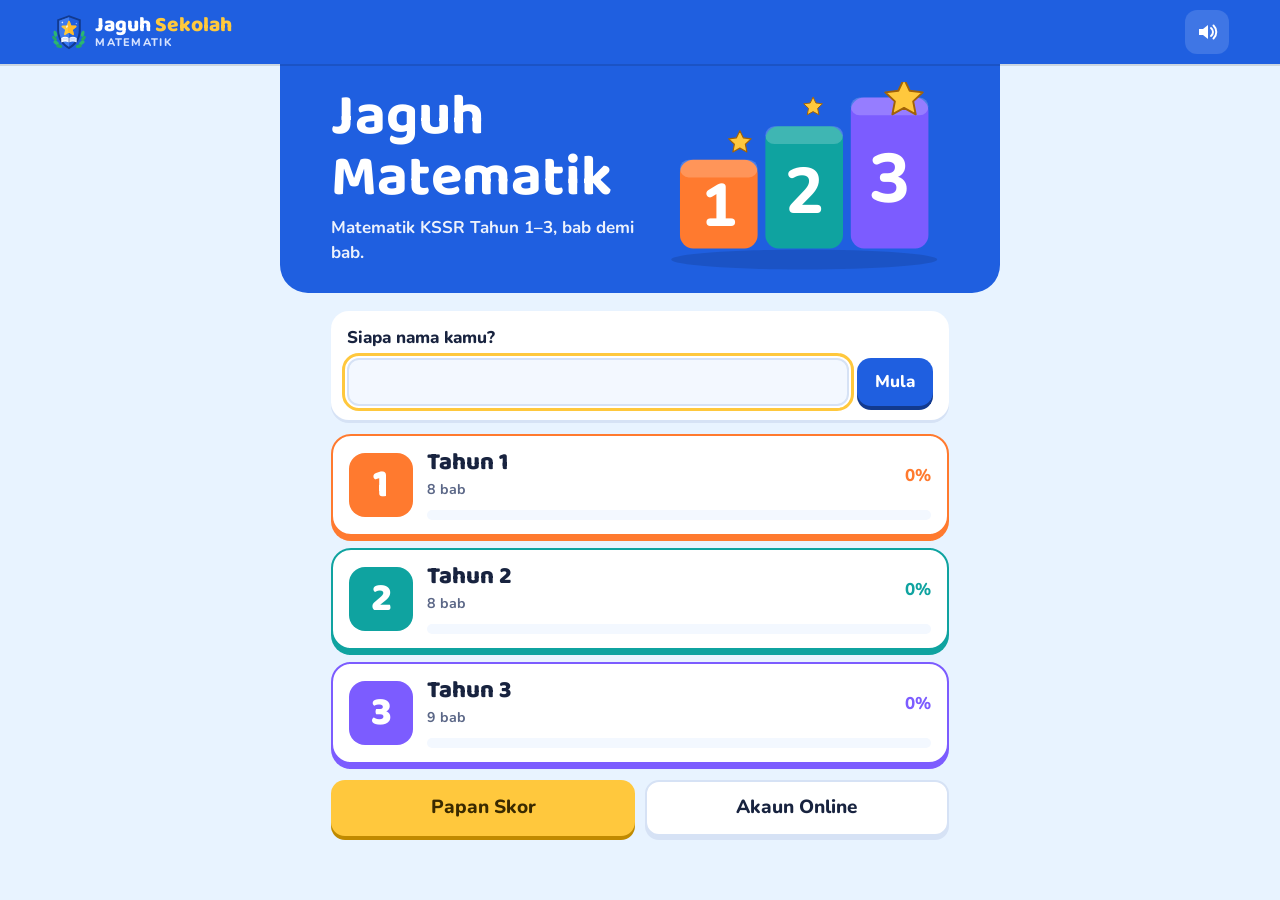
<file: index.html>
<!DOCTYPE html>
<html lang="ms">
<head>
<meta charset="utf-8">
<meta name="viewport" content="width=device-width,initial-scale=1">
<meta name="theme-color" content="#1f5fe0">
<meta name="description" content="Jaguh Matematik oleh Jaguh Sekolah — game Matematik KSSR Tahun 1 hingga 3, bab demi bab dengan kuiz dan papan skor online.">
<title>Jaguh Matematik · Jaguh Sekolah</title>
<link rel="icon" type="image/svg+xml" href="data:image/svg+xml,%3Csvg xmlns="http://www.w3.org/2000/svg" viewBox="0 0 140 150"%3E%3Cellipse cx="17" cy="80" rx="6.5" ry="12" transform="rotate%28-15 17 80%29" fill="%232BB673"/%3E%3Cellipse cx="14" cy="98" rx="6.5" ry="12" transform="rotate%28-38 14 98%29" fill="%2325A566"/%3E%3Cellipse cx="20" cy="115" rx="6.5" ry="12" transform="rotate%28-58 20 115%29" fill="%232BB673"/%3E%3Cellipse cx="32" cy="128" rx="6.5" ry="12" transform="rotate%28-76 32 128%29" fill="%2325A566"/%3E%3Cellipse cx="123" cy="80" rx="6.5" ry="12" transform="rotate%2815 123 80%29" fill="%232BB673"/%3E%3Cellipse cx="126" cy="98" rx="6.5" ry="12" transform="rotate%2838 126 98%29" fill="%2325A566"/%3E%3Cellipse cx="120" cy="115" rx="6.5" ry="12" transform="rotate%2858 120 115%29" fill="%232BB673"/%3E%3Cellipse cx="108" cy="128" rx="6.5" ry="12" transform="rotate%2876 108 128%29" fill="%2325A566"/%3E%3Cpath d="M70 8 L116 24 V66 C116 102 95 126 70 140 C45 126 24 102 24 66 V24 Z" fill="%23123A8F"/%3E%3Cpath d="M70 16 L108 29.5 V66 C108 97 90 118 70 130.5 C50 118 32 97 32 66 V29.5 Z" fill="%231F5FE0"/%3E%3Cpath d="M70 16 L32 29.5 V66 C32 97 50 118 70 130.5 Z" fill="%233D7BF0"/%3E%3Cpath d="M44 31.5 Q44 36 48.5 36 Q44 36 44 40.5 Q44 36 39.5 36 Q44 36 44 31.5 Z" fill="%23FFFFFF"/%3E%3Cpath d="M98 36.5 Q98 40 101.5 40 Q98 40 98 43.5 Q98 40 94.5 40 Q98 40 98 36.5 Z" fill="%23BFD4FF"/%3E%3Cpath d="M70 33 L76.8 50.7 L95.7 51.7 L80.9 63.6 L85.9 81.8 L70 71.5 L54.1 81.8 L59.1 63.6 L44.3 51.7 L63.2 50.7 Z" fill="%23FFC93C" stroke="%23FFC93C" stroke-width="7" stroke-linejoin="round"/%3E%3Cpath d="M70 71.5 L85.9 81.8 L80.9 63.6 L95.7 51.7 L76.8 50.7 L70 33 Z" fill="%23FFB020" stroke="%23FFB020" stroke-width="7" stroke-linejoin="round" opacity=".55"/%3E%3Cellipse cx="62" cy="52" rx="3.2" ry="5" transform="rotate%2830 62 52%29" fill="%23FFFFFF" opacity=".85"/%3E%3Cpath d="M40 96 Q55 88 70 96 V114 Q55 106 40 114 Z" fill="%23FFFFFF"/%3E%3Cpath d="M70 96 Q85 88 100 96 V114 Q85 106 70 114 Z" fill="%23E3ECFF"/%3E%3Cpath d="M46 99 Q55 95 64 99 M46 104 Q55 100 64 104 M76 99 Q85 95 94 99 M76 104 Q85 100 94 104" fill="none" stroke="%239DB8F2" stroke-width="1.6" stroke-linecap="round"/%3E%3Cpath d="M70 96 V114" stroke="%23123A8F" stroke-width="2.4" stroke-linecap="round"/%3E%3C/svg%3E">
<link rel="preconnect" href="https://fonts.googleapis.com"><link rel="preconnect" href="https://fonts.gstatic.com" crossorigin>
<link href="https://fonts.googleapis.com/css2?family=Baloo+2:wght@600;800&family=Nunito:wght@500;700;800&display=swap" rel="stylesheet">
<style>
/* VOICE: riang, jelas, untuk murid 7–9 tahun
   IDEA: blok nombor mainan dan kad kuiz besar
   PICTURE: soalan + gambar besar di tengah; blok 1-2-3 di laman utama
   COLOUR and TYPE: biru langit, kuning matahari, warna tahun oren/hijau laut/ungu; Baloo 2 + Nunito
   LAYOUT: satu lajur ≤720px, butang 2×2 besar untuk jawapan */
:root{color-scheme:light dark;
 --bg:light-dark(#e8f3ff,#0e1630);--card:light-dark(#ffffff,#18224a);--ink:light-dark(#18233f,#eef2ff);--mut:light-dark(#5b6787,#a9b4d6);
 --line:light-dark(#d6e2f5,#2b3766);--pri:#1f5fe0;--sun:#ffc83d;--ok:#16a765;--bad:#e5484d;--c:#1f5fe0;
 --soft:light-dark(#f3f8ff,#121b3d);--vis:#ffffff}
:root[data-theme=light]{color-scheme:light}:root[data-theme=dark]{color-scheme:dark}
*{box-sizing:border-box;min-width:0}
html{-webkit-text-size-adjust:100%}
body{margin:0;background:var(--bg);color:var(--ink);font:17px/1.5 Nunito,system-ui,-apple-system,"Segoe UI",sans-serif;overflow-x:clip;-webkit-tap-highlight-color:transparent}
button,input,select{font:inherit;color:inherit}
button{cursor:pointer;border:0;background:none;padding:0}
button:focus-visible,input:focus-visible,select:focus-visible{outline:3px solid var(--sun);outline-offset:2px}
h1,h2,h3{font-family:"Baloo 2",Nunito,sans-serif;line-height:1.05;margin:0;text-wrap:balance}
.wrap{max-width:720px;margin:0 auto;padding:16px max(4vw,14px) 48px}

/* top bar */
.top{position:sticky;top:0;z-index:5;display:flex;align-items:center;gap:8px;padding:10px max(4vw,14px);background:var(--pri);color:#fff;box-shadow:0 2px 0 rgba(0,0,0,.12)}
.brand{display:flex;align-items:center;gap:8px;font:800 22px/1 "Baloo 2",sans-serif;color:#fff;margin-right:auto;min-height:44px}
.brand svg{width:36px;height:39px;flex:none}
.brand .bn{display:flex;flex-direction:column;align-items:flex-start;line-height:.95}
.brand .bn b{font:800 21px/1 "Baloo 2",sans-serif;color:#fff}.brand .bn i{font-style:normal;color:#ffc93c}
.brand .bn small{font:800 11px/1.2 Nunito,sans-serif;letter-spacing:.12em;text-transform:uppercase;color:#d6e3ff}
.hbrand{display:inline-flex;align-items:center;gap:8px;background:rgba(255,255,255,.14);border-radius:999px;padding:5px 14px 5px 6px;margin-bottom:8px;font:800 15px/1 "Baloo 2",sans-serif}
.hbrand svg{width:26px;height:28px}
.ic{width:44px;height:44px;border-radius:12px;display:grid;place-items:center;color:#fff;background:rgba(255,255,255,.14)}
.ic svg{width:24px;height:24px}
.tools{display:flex;gap:8px;align-items:center}
.lang{display:flex;background:rgba(255,255,255,.16);border-radius:12px;padding:3px}
.lang button{min-width:44px;height:38px;border-radius:9px;font-weight:800;color:#fff;opacity:.8}
.lang button.on{background:#fff;color:var(--pri);opacity:1}

/* home */
.hero{display:grid;grid-template-columns:minmax(0,1.1fr) minmax(0,1fr);align-items:center;gap:12px;background:var(--pri);color:#fff;margin:-16px calc(-1*max(4vw,14px)) 18px;padding:18px max(4vw,14px) 22px;border-radius:0 0 28px 28px}
.hero h1{font-size:clamp(40px,9vw,58px)}
.hero p{margin:6px 0 0;font-weight:700;opacity:.92}
.hpic{width:100%;max-height:190px}
.hello{display:flex;align-items:center;justify-content:space-between;background:var(--card);border-radius:18px;padding:12px 16px;margin-bottom:14px;box-shadow:0 3px 0 var(--line)}
.hello b{display:block;font-size:20px}.hello small{color:var(--mut);font-weight:700}
.namef{background:var(--card);border-radius:18px;padding:14px 16px;margin-bottom:14px;box-shadow:0 3px 0 var(--line)}
.namef label{font-weight:800;display:block;margin-bottom:8px}
.row{display:flex;gap:8px}.row input{flex:1}
input,select{min-height:48px;border:2px solid var(--line);border-radius:12px;padding:8px 12px;background:var(--soft);font-size:16px;width:100%}
.yrs{display:grid;gap:12px;margin-bottom:16px}
.yr{display:grid;grid-template-columns:64px minmax(0,1fr) auto;grid-template-rows:auto auto;align-items:center;column-gap:14px;row-gap:8px;text-align:left;background:var(--card);border-radius:20px;padding:14px 16px;box-shadow:0 5px 0 var(--c);border:2px solid var(--c);transition:transform .12s}
.yr:active{transform:translateY(3px);box-shadow:0 2px 0 var(--c)}
.yn{grid-row:1/3;width:64px;height:64px;border-radius:16px;background:var(--c);color:#fff;display:grid;place-items:center;font:800 40px/1 "Baloo 2",sans-serif}
.yt b{font:800 24px/1.1 "Baloo 2",sans-serif;display:block}.yt small{color:var(--mut);font-weight:700}
.pc{font-weight:800;color:var(--c)}
.meter{grid-column:2/4;height:10px;border-radius:9px;background:var(--soft);overflow:hidden}
.meter i,.prog i,.timer i{display:block;height:100%;background:var(--c);border-radius:9px}
.duo{display:grid;grid-template-columns:repeat(auto-fit,minmax(200px,1fr));gap:10px;margin-top:14px}
.btn{min-height:48px;padding:10px 18px;border-radius:14px;background:var(--pri);color:#fff;font-weight:800;box-shadow:0 4px 0 #123a8f}
.btn:active{transform:translateY(2px);box-shadow:0 2px 0 #123a8f}.btn:disabled{opacity:.6}
.btn.big{min-height:56px;font-size:19px;width:100%}
.btn.alt{background:var(--sun);color:#3a2a00;box-shadow:0 4px 0 #c08a00}
.btn.ghost{background:var(--card);color:var(--ink);box-shadow:0 4px 0 var(--line);border:2px solid var(--line)}
.link{color:var(--pri);font-weight:800;text-decoration:underline;min-height:44px;padding:0 6px}
:root[data-theme=dark] .link{color:#8fb3ff}

/* tahun & bab */
.ttl{font-size:clamp(32px,7vw,44px);color:var(--c);margin:6px 0 14px}
.crumb{margin:4px 0 0;font-weight:800;color:var(--mut)}
.babs{display:grid;gap:10px}
.bab{display:flex;align-items:center;gap:14px;text-align:left;background:var(--card);border-radius:18px;padding:12px 14px;min-height:72px;box-shadow:0 4px 0 var(--line);border-left:8px solid var(--c)}
.bab .bn{flex:none;width:58px;height:58px;border-radius:16px;flex-direction:column;line-height:.9;background:var(--c);color:#fff;display:grid;place-items:center;font:800 24px/1 "Baloo 2",sans-serif}
.bab .bt{flex:1}.bab b{display:block;font-size:18px;line-height:1.25}.bab small{color:var(--mut);font-weight:700}
.bab.lock{opacity:.55;cursor:not-allowed}.bab.lock .bn{background:var(--mut)}
.lk{width:22px;height:22px;color:var(--mut)}
.tog{display:flex;align-items:center;gap:10px;margin-top:18px;font-weight:700;color:var(--mut);min-height:44px}
.tog input{width:24px;height:24px;min-height:0;accent-color:var(--pri)}
.path{list-style:none;margin:0;padding:0;position:relative}
.path::before{content:"";position:absolute;left:31px;top:30px;bottom:30px;width:6px;border-radius:3px;background:var(--line)}
.path li{position:relative;margin-bottom:12px}
.path button{display:flex;align-items:center;gap:14px;width:100%;text-align:left;background:var(--card);border-radius:18px;padding:10px 14px 10px 8px;min-height:76px;box-shadow:0 4px 0 var(--line)}
.dot{flex:none;width:52px;height:52px;border-radius:50%;background:var(--c);color:#fff;display:grid;place-items:center;font:800 26px/1 "Baloo 2",sans-serif;border:4px solid var(--card);box-shadow:0 0 0 3px var(--c)}
.dot svg{width:26px;height:26px}
.sl{flex:1}.sl small{display:block;color:var(--mut);font-weight:700;font-size:14px}.sl b{display:block;font-size:18px;line-height:1.25}
.path li.lock button{opacity:.55;cursor:not-allowed}.path li.lock .dot{background:var(--mut);box-shadow:0 0 0 3px var(--mut)}
.path li.quiz button{border:3px solid var(--sun);background:light-dark(#fffaf0,#2a2a46)}
.path li.quiz .dot{background:var(--soft);box-shadow:0 0 0 3px var(--sun)}
.stars{display:inline-flex;gap:2px;flex:none}
.stars svg{width:22px;height:22px;fill:var(--line);stroke:light-dark(#b9c6de,#3a4778)}
.stars svg.on{fill:var(--sun);stroke:#a16207}

/* main */
.play .ph{display:flex;justify-content:space-between;font-weight:800;color:var(--mut);margin-bottom:6px}
.pts{color:var(--c);white-space:nowrap}.pts small{font-size:.62em;font-weight:700;opacity:.85}
.prog,.timer{height:10px;background:light-dark(#d9e6f8,#25305c);border-radius:9px;overflow:hidden;margin-bottom:8px}
.timer{height:8px}.timer i{background:var(--sun);transition:width .1s linear}
.card{background:var(--card);border-radius:22px;padding:18px;box-shadow:0 5px 0 var(--line);margin:8px 0 14px}
.qt{font-size:clamp(19px,4.6vw,23px);font-weight:800;margin:0;line-height:1.35}
.eq{font:800 clamp(36px,10vw,56px)/1.1 "Baloo 2",sans-serif;margin:12px 0 2px;text-align:center;color:var(--c);overflow-wrap:anywhere}
.vbox{margin-top:12px;background:var(--vis);border-radius:16px;padding:12px;display:flex;justify-content:center;color:#18233f}
.vis{width:100%;height:auto;display:block;font-family:Nunito,sans-serif}
.opts{display:grid;grid-template-columns:repeat(2,minmax(0,1fr));gap:12px}
.opts.wide{grid-template-columns:minmax(0,1fr)}
.opt{min-height:68px;border-radius:18px;background:var(--card);border:3px solid var(--line);box-shadow:0 5px 0 var(--line);font:800 clamp(20px,5.2vw,26px)/1.2 "Baloo 2",Nunito,sans-serif;padding:10px 12px;transition:transform .1s}
.opt:active{transform:translateY(3px);box-shadow:0 2px 0 var(--line)}
.opt.ok{background:var(--ok);border-color:var(--ok);color:#fff;box-shadow:0 5px 0 #0c6b40}
.opt.no{background:var(--bad);border-color:var(--bad);color:#fff;box-shadow:0 5px 0 #8f1f22}
.opt.dim{opacity:.45}
.fb{position:sticky;bottom:10px;margin-top:14px;border-radius:18px;padding:12px 12px 12px 16px;color:#fff;display:flex;align-items:center;gap:12px;box-shadow:0 6px 18px rgba(0,0,0,.18);animation:pop .22s ease-out}
.fb.good{background:var(--ok)}.fb.bad{background:#d9534f}
.fb b{font:800 22px/1.2 "Baloo 2",sans-serif}.fb small{opacity:.85;font-weight:700}
.fb strong{font-size:20px}
@keyframes pop{from{transform:scale(.92);opacity:0}to{transform:none;opacity:1}}
.fr{display:inline-flex;flex-direction:column;align-items:center;vertical-align:middle;line-height:1;margin:0 .1em}
.fr b{display:block;padding:0 .12em;font-weight:inherit}.fr b:first-child{border-bottom:.08em solid currentColor;padding-bottom:.06em}.fr b+b{padding-top:.06em}
.picto{width:100%;max-width:440px;font-weight:700}
.pt{font-weight:800;margin-bottom:6px;text-align:center}
.pr{display:grid;grid-template-columns:88px minmax(0,1fr);align-items:center;border-top:1px solid #d6e2f5;padding:6px 0}
.pn{font-weight:800}.pi{display:flex;flex-wrap:wrap;gap:3px}.pi svg,.pk svg{width:26px;height:26px}
.pk{display:flex;gap:8px;align-items:center;border-top:2px solid #18233f;padding-top:8px;margin-top:4px;font-size:15px}

/* keputusan */
.center{text-align:center}
.bigstars .stars svg{width:62px;height:62px}
.res h2{font-size:clamp(34px,8vw,48px);color:var(--c);margin:6px 0}
.sc{font-size:22px;margin:4px 0}.sc b{font-size:34px;font-family:"Baloo 2",sans-serif}
.pts.big{font:800 28px/1.2 "Baloo 2",sans-serif;margin:4px 0}
.pts em{display:inline-block;font-style:normal;background:var(--sun);color:#3a2a00;border-radius:9px;padding:2px 10px;font-size:16px;vertical-align:middle}
.note{color:var(--mut);font-weight:700}.note.ok{color:var(--ok)}

/* papan skor */
.tabs,.seg{display:flex;background:var(--card);border-radius:14px;padding:4px;gap:4px;box-shadow:0 3px 0 var(--line);margin-bottom:14px}
.tabs button,.seg button{flex:1;min-height:44px;border-radius:10px;font-weight:800;color:var(--mut)}
.tabs button.on,.seg button.on{background:var(--pri);color:#fff}
.seg{margin:0;box-shadow:none;border:2px solid var(--line)}
.filters{display:grid;grid-template-columns:repeat(2,minmax(0,1fr));gap:10px;margin-bottom:14px}
.filters .seg,.filters .tog{grid-column:1/-1;margin:0}
.kpis{display:grid;grid-template-columns:repeat(3,minmax(0,1fr));gap:10px;margin-bottom:18px}
.kpis div{background:var(--card);border-radius:16px;padding:12px;text-align:center;box-shadow:0 3px 0 var(--line)}
.kpis b{display:block;font:800 clamp(24px,6vw,32px)/1.1 "Baloo 2",sans-serif;color:var(--pri)}.kpis small{color:var(--mut);font-weight:700}
h3{font-size:22px;margin:18px 0 8px;color:var(--c)}
.tbl{width:100%;border-collapse:collapse;background:var(--card);border-radius:14px;overflow:hidden;font-size:15px}
.tbl td{padding:9px 12px;border-top:1px solid var(--line)}.tbl tr:first-child td{border-top:0}
.tbl .r{text-align:right;white-space:nowrap;font-weight:800}.tbl .s{color:var(--mut)}
.hist{list-style:none;padding:0;margin:0;display:grid;gap:8px}
.hist li{display:grid;grid-template-columns:minmax(0,1fr) auto;background:var(--card);border-radius:14px;padding:10px 14px;box-shadow:0 3px 0 var(--line)}
.hist b{font-size:20px;color:var(--pri);text-align:right}.hist small{color:var(--mut);grid-column:1/-1}
.lb{list-style:none;padding:0;margin:0;display:grid;gap:8px}
.lb li{display:grid;grid-template-columns:44px minmax(0,1fr) auto;align-items:center;gap:10px;background:var(--card);border-radius:16px;padding:10px 14px;box-shadow:0 3px 0 var(--line)}
.lb .rk{width:40px;height:40px;border-radius:50%;display:grid;place-items:center;font:800 20px/1 "Baloo 2",sans-serif;background:var(--soft)}
.lb .top1 .rk{background:#ffc83d;color:#3a2a00}.lb .top2 .rk{background:#cfd8e6;color:#24345a}.lb .top3 .rk{background:#e9a26b;color:#3a1d00}
.lb .who b{display:block;font-size:18px}.lb .who small{color:var(--mut);font-weight:700;display:block;overflow:hidden;text-overflow:ellipsis;white-space:nowrap}
.lb .pt{font:800 22px/1 "Baloo 2",sans-serif;color:var(--pri);white-space:nowrap}
.lb li.me{border:3px solid var(--sun)}
.myrank{background:var(--sun);color:#3a2a00;border-radius:14px;padding:10px 14px;font-weight:800;margin-bottom:12px}
.cta{margin-top:16px;background:var(--card);border-radius:18px;padding:14px 16px;border:2px dashed var(--pri);display:flex;align-items:center;gap:12px;flex-wrap:wrap}
.cta p{flex:1 1 220px;margin:0;font-weight:700}

/* borang */
.form{display:grid;gap:12px}
.form label{display:grid;gap:6px;font-weight:800}
.hint{color:var(--mut);font-size:15px;margin:0}
.err{color:var(--bad);font-weight:800;margin:0;min-height:1em}
.who1{font:800 28px/1.1 "Baloo 2",sans-serif;margin:0 0 12px;color:var(--pri)}

@media(max-width:600px){
 .hero{grid-template-columns:minmax(0,1fr);text-align:left}.hpic{max-height:130px}
 .opt{min-height:62px}
 .filters{grid-template-columns:minmax(0,1fr)}
 .tbl{font-size:14px}
}
@media(prefers-reduced-motion:reduce){*{animation:none!important;transition:none!important}}
.yr .yt{grid-column:2;grid-row:1}.yr .pc{grid-column:3;grid-row:1}.yr .meter{grid-column:2/4;grid-row:2}

.bab .bn{display:flex;align-items:center;justify-content:center}.bab .bn small{display:block;color:#fff;font:800 12px/1 Nunito,sans-serif;opacity:.95;margin-bottom:2px}

.qrow{display:flex;gap:10px;align-items:flex-start}.qrow .qt{flex:1}
.say{flex:none;width:48px;height:48px;border-radius:14px;background:var(--c);color:#fff;display:grid;place-items:center;box-shadow:0 3px 0 rgba(0,0,0,.18)}.say svg{width:26px;height:26px}

.pcrumb{margin:0 0 10px;color:var(--mut);font-weight:700;font-size:15px;line-height:1.35}.pcrumb b{color:var(--c);font-size:18px;font-family:"Baloo 2",Nunito,sans-serif}
.say.busy{animation:pulse 1s ease-in-out infinite}.say.off{background:var(--mut)}
@keyframes pulse{50%{opacity:.45}}
.vnote{margin:10px 0 0;font-size:14px;font-weight:700;color:var(--bad)}

.fb>div{flex:1;display:grid;gap:2px}
.nx{flex:none;width:64px;height:64px;border-radius:50%;background:#fff;color:var(--ink);display:grid;place-items:center;box-shadow:0 4px 0 rgba(0,0,0,.2)}
:root[data-theme=dark] .nx{color:#18233f}
.nx svg{width:34px;height:34px}.fb.good .nx{color:var(--ok)}.fb.bad .nx{color:#c13f3b}
.ph{align-items:center;gap:10px}.ph .pq{flex:1}.ph .pq em{font-style:normal;background:var(--sun);color:#3a2a00;border-radius:8px;padding:1px 8px;font-size:13px;margin-left:4px}
.arw{width:44px;height:44px;border-radius:50%;background:var(--card);color:var(--c);display:grid;place-items:center;box-shadow:0 3px 0 var(--line);flex:none}
.arw svg{width:24px;height:24px}.arw:disabled{opacity:.3;cursor:default}
.opt[aria-disabled=true]{cursor:default}
.opts.pics .opt{padding:8px;min-height:110px;display:grid;place-items:center}.opts.pics .opt svg{width:100%;max-width:150px;height:auto}

.vis .tap{cursor:pointer;transition:transform .12s}.vis .tap:not(.done):active>rect:first-child{fill:#fff3e8;stroke:#ff8a3d}.vis .tap.done{cursor:default}.vis .tap.good>rect:first-child{fill:#eafaf1;stroke:#18a058;stroke-width:5}.vis .tap.bad>rect:first-child{fill:#fff0f0;stroke:#e5484d;stroke-width:5}

</style>
</head>
<body>
<svg width="0" height="0" style="position:absolute" aria-hidden="true">
 <defs>
  <radialGradient id="g-sph" cx=".35" cy=".32" r=".75"><stop offset="0" stop-color="#ffe7c2"/><stop offset=".55" stop-color="#ff9a4d"/><stop offset="1" stop-color="#c85d12"/></radialGradient>
  <symbol id="i-apple" viewBox="0 0 32 32"><path d="M16 9c-3-3-12-2-12 7 0 7 5 13 9 12 1 0 2-1 3-1s2 1 3 1c4 1 9-5 9-12 0-9-9-10-12-7z" fill="#e53935" stroke="#7f1d1d" stroke-width="1.2"/><path d="M16 9c0-3 1-5 3-6" stroke="#5d4037" stroke-width="2" fill="none" stroke-linecap="round"/><path d="M17 6c3-2 6-1 7 0-2 2-5 2-7 0z" fill="#43a047"/><ellipse cx="10.5" cy="15" rx="2" ry="3.2" fill="#fff" opacity=".4"/></symbol>
  <symbol id="i-star" viewBox="0 0 32 32"><path d="M16 2.5l4.1 8.6 9.4 1.2-6.9 6.5 1.8 9.3L16 23.5l-8.4 4.6 1.8-9.3-6.9-6.5 9.4-1.2z" fill="#ffc83d" stroke="#a16207" stroke-width="1.4" stroke-linejoin="round"/></symbol>
  <symbol id="i-star2" viewBox="0 0 32 32"><path d="M16 2.5l4.1 8.6 9.4 1.2-6.9 6.5 1.8 9.3L16 23.5l-8.4 4.6 1.8-9.3-6.9-6.5 9.4-1.2z" stroke-width="1.6" stroke-linejoin="round"/></symbol>
  <symbol id="i-ball" viewBox="0 0 32 32"><circle cx="16" cy="16" r="13" fill="#3b82f6" stroke="#1e3a8a" stroke-width="1.4"/><path d="M3.5 13c8 3 17 3 25 0M5 22c7-3 15-3 22 0" stroke="#fff" stroke-width="2.4" fill="none"/><ellipse cx="11" cy="9" rx="3" ry="2" fill="#fff" opacity=".45"/></symbol>
  <symbol id="i-banana" viewBox="0 0 32 32"><path d="M6 8c1 10 8 17 20 16 1 0 2 1 1 2-3 2-8 3-13 1C7 24 3 16 4 8c0-1 2-1 2 0z" fill="#ffd23f" stroke="#a0790a" stroke-width="1.3" stroke-linejoin="round"/><path d="M8 11c2 7 7 11 15 12" fill="none" stroke="#e8b400" stroke-width="1.4" stroke-linecap="round"/><path d="M4 8l1-4 2 1-1 3z" fill="#6d4c1d"/></symbol>
  <symbol id="i-orange" viewBox="0 0 32 32"><circle cx="16" cy="18" r="11" fill="#ff9a1f" stroke="#a24d00" stroke-width="1.3"/><circle cx="12" cy="14" r="2.4" fill="#ffd08a"/><path d="M16 7c0-2 1-3 2-4" stroke="#5d4037" stroke-width="1.8" fill="none" stroke-linecap="round"/><path d="M17 7c2-3 6-3 8-2-2 3-6 3-8 2z" fill="#43a047"/></symbol>
  <symbol id="i-strawberry" viewBox="0 0 32 32"><path d="M16 29C9 25 5 18 6 13c1-4 5-5 10-5s9 1 10 5c1 5-3 12-10 16z" fill="#ef3b4f" stroke="#8a1222" stroke-width="1.3" stroke-linejoin="round"/><path d="M9 9l3-4 2 3 2-4 2 4 2-3 3 4c-3 2-11 2-14 0z" fill="#3fae4a" stroke="#1d6b2a" stroke-width="1"/><g fill="#ffe08a"><circle cx="12" cy="15" r=".9"/><circle cx="17" cy="14" r=".9"/><circle cx="21" cy="17" r=".9"/><circle cx="14" cy="20" r=".9"/><circle cx="19" cy="22" r=".9"/><circle cx="11" cy="19" r=".9"/></g></symbol>
  <symbol id="i-grape" viewBox="0 0 32 32"><path d="M16 7c0-2 1-4 3-5" stroke="#5d4037" stroke-width="1.8" fill="none" stroke-linecap="round"/><path d="M17 6c3-2 6-1 7 1-3 1-5 1-7-1z" fill="#43a047"/><g fill="#8e44ad" stroke="#4a1a63" stroke-width="1"><circle cx="11" cy="11" r="4"/><circle cx="18" cy="11" r="4"/><circle cx="14.5" cy="17" r="4"/><circle cx="21" cy="16" r="3.6"/><circle cx="8" cy="17" r="3.6"/><circle cx="11.5" cy="23" r="3.6"/><circle cx="18" cy="23" r="3.6"/><circle cx="15" cy="28" r="3.2"/></g></symbol>
  <symbol id="i-cat" viewBox="0 0 32 32"><path d="M5 6l6 6h10l6-6v12c0 7-5 11-11 11S5 25 5 18z" fill="#f4a259" stroke="#8a4b12" stroke-width="1.3" stroke-linejoin="round"/><circle cx="12" cy="17" r="1.8" fill="#2b2f5a"/><circle cx="20" cy="17" r="1.8" fill="#2b2f5a"/><path d="M14.5 21h3l-1.5 1.6z" fill="#e05a7a"/><path d="M16 22.6c-1 1.4-3 1.4-4 .4M16 22.6c1 1.4 3 1.4 4 .4" fill="none" stroke="#8a4b12" stroke-width="1" stroke-linecap="round"/><path d="M3 20h7M3 23h7M22 20h7M22 23h7" stroke="#8a4b12" stroke-width=".8"/></symbol>
  <symbol id="i-duck" viewBox="0 0 32 32"><path d="M6 19c0-3 3-5 7-5h1c-1-2-1-6 3-8 4-1 7 2 6 5l4 1-4 2c0 2-1 3-2 4h4c2 0 3 2 2 4-2 4-7 6-12 6-6 0-9-4-9-9z" fill="#ffd23f" stroke="#a0790a" stroke-width="1.3" stroke-linejoin="round"/><circle cx="20" cy="10" r="1.6" fill="#2b2f5a"/><path d="M23 11l4 1-4 2z" fill="#ff8a1f"/><path d="M10 20c3 3 8 3 11 0" fill="none" stroke="#d9a400" stroke-width="1.4" stroke-linecap="round"/></symbol>
  <symbol id="i-butterfly" viewBox="0 0 32 32"><path d="M15 15C11 6 3 5 3 11c0 4 5 6 12 5zM17 15c4-9 12-10 12-4 0 4-5 6-12 5zM15 17c-6 0-10 3-9 7 1 3 6 2 9-5zM17 17c6 0 10 3 9 7-1 3-6 2-9-5z" fill="#3fb8ff" stroke="#145b85" stroke-width="1.2" stroke-linejoin="round"/><circle cx="8" cy="11" r="1.8" fill="#ffd23f"/><circle cx="24" cy="11" r="1.8" fill="#ffd23f"/><rect x="15" y="9" width="2" height="16" rx="1" fill="#2b2f5a"/><path d="M16 9l-3-4M16 9l3-4" stroke="#2b2f5a" stroke-width="1.1" stroke-linecap="round"/></symbol>
  <symbol id="i-flower" viewBox="0 0 32 32"><path d="M16 18v12" stroke="#2e8b3e" stroke-width="2"/><path d="M16 26c-4-1-6-4-6-6 3 0 5 2 6 6z" fill="#43a047"/><g fill="#ff6fa5" stroke="#a3214f" stroke-width="1"><circle cx="16" cy="7" r="4.4"/><circle cx="22" cy="12" r="4.4"/><circle cx="19.5" cy="19" r="4.4"/><circle cx="12.5" cy="19" r="4.4"/><circle cx="10" cy="12" r="4.4"/></g><circle cx="16" cy="13.6" r="3.6" fill="#ffd23f" stroke="#a0790a" stroke-width="1"/></symbol>
  <symbol id="i-car" viewBox="0 0 32 32"><rect x="3" y="15" width="26" height="8" rx="3" fill="#e53935" stroke="#7f1d1d" stroke-width="1.2"/><path d="M8 15l3-6h10l3 6z" fill="#ef5350" stroke="#7f1d1d" stroke-width="1.2" stroke-linejoin="round"/><path d="M12 10h3.5v5H10zM16.5 10H20l2 5h-5.5z" fill="#cfe8ff"/><circle cx="9" cy="24" r="3.2" fill="#2b2f5a"/><circle cx="23" cy="24" r="3.2" fill="#2b2f5a"/><circle cx="9" cy="24" r="1.2" fill="#ccc"/><circle cx="23" cy="24" r="1.2" fill="#ccc"/></symbol>
  <symbol id="i-bicycle" viewBox="0 0 32 32"><circle cx="8" cy="21" r="5.5" fill="none" stroke="#2b2f5a" stroke-width="2"/><circle cx="24" cy="21" r="5.5" fill="none" stroke="#2b2f5a" stroke-width="2"/><path d="M8 21l5-9h8l3 9M13 12l3 9h-8M21 12l-5 9" fill="none" stroke="#1f9e6a" stroke-width="2" stroke-linejoin="round" stroke-linecap="round"/><path d="M11 10h4M20 9l2 0" stroke="#2b2f5a" stroke-width="2" stroke-linecap="round"/></symbol>
  <symbol id="i-bus" viewBox="0 0 32 32"><rect x="3" y="7" width="26" height="17" rx="3" fill="#ffc93c" stroke="#a0790a" stroke-width="1.2"/><rect x="5" y="9" width="5" height="6" rx="1" fill="#cfe8ff"/><rect x="11.5" y="9" width="5" height="6" rx="1" fill="#cfe8ff"/><rect x="18" y="9" width="5" height="6" rx="1" fill="#cfe8ff"/><rect x="24.5" y="9" width="3" height="10" rx="1" fill="#cfe8ff"/><path d="M3 18h21" stroke="#e5601a" stroke-width="2"/><circle cx="9" cy="25" r="3" fill="#2b2f5a"/><circle cx="23" cy="25" r="3" fill="#2b2f5a"/></symbol>
  <symbol id="i-plane" viewBox="0 0 32 32"><path d="M4 18l24-8c2-1 3 1 1 2L8 21z" fill="#e3ecff" stroke="#1f5fe0" stroke-width="1.2" stroke-linejoin="round"/><path d="M14 15l-4-9 3-1 7 7zM15 19l2 8 3 0-1-9z" fill="#3b82f6" stroke="#123a8f" stroke-width="1.1" stroke-linejoin="round"/><path d="M6 17l-3-5 2-1 4 5z" fill="#3b82f6"/></symbol>
  <symbol id="i-boat" viewBox="0 0 32 32"><path d="M3 20h26l-4 7H8z" fill="#8d5a2b" stroke="#5a3412" stroke-width="1.2" stroke-linejoin="round"/><path d="M16 3v16" stroke="#5a3412" stroke-width="1.6"/><path d="M17 4l10 14H17z" fill="#ffffff" stroke="#8a93ab" stroke-width="1"/><path d="M15 7L7 18h8z" fill="#ff8a3d"/><path d="M2 29c3-2 5 2 8 0s5 2 8 0 5 2 8 0 4 2 4 1" fill="none" stroke="#3b82f6" stroke-width="1.4"/></symbol>
  <symbol id="i-phone" viewBox="0 0 32 32"><rect x="9" y="3" width="14" height="26" rx="3" fill="#2b2f5a"/><rect x="11" y="6.5" width="10" height="17" rx="1" fill="#7ec8ff"/><circle cx="16" cy="26" r="1.4" fill="#ccc"/><rect x="14" y="4.4" width="4" height="1" rx=".5" fill="#666"/></symbol>
  <symbol id="i-pencil" viewBox="0 0 32 32"><path d="M6 26l2-6L22 6l4 4-14 14z" fill="#ffc93c" stroke="#a0790a" stroke-width="1.2" stroke-linejoin="round"/><path d="M6 26l2-6 4 4z" fill="#f6d7a7"/><path d="M6 26l1-3 2 2z" fill="#2b2f5a"/><path d="M22 6l4 4 1-1c1-1 1-2 0-3l-1-1c-1-1-2-1-3 0z" fill="#ef6f8f"/></symbol>
  <symbol id="i-book" viewBox="0 0 32 32"><path d="M5 6h10c1 0 1 1 1 1v20c0-1-1-2-2-2H5z" fill="#3b82f6" stroke="#123a8f" stroke-width="1.2" stroke-linejoin="round"/><path d="M27 6H17c-1 0-1 1-1 1v20c0-1 1-2 2-2h9z" fill="#5c9bff" stroke="#123a8f" stroke-width="1.2" stroke-linejoin="round"/><path d="M8 11h5M8 15h5M19 11h5M19 15h5" stroke="#e3ecff" stroke-width="1.3" stroke-linecap="round"/></symbol>
  <symbol id="i-bag" viewBox="0 0 32 32"><path d="M11 8c0-4 10-4 10 0" fill="none" stroke="#5a3412" stroke-width="2"/><rect x="6" y="8" width="20" height="21" rx="5" fill="#ef5b8c" stroke="#8f1d45" stroke-width="1.2"/><rect x="10" y="17" width="12" height="8" rx="2" fill="#ff8fb3" stroke="#8f1d45" stroke-width="1"/><path d="M10 20h12" stroke="#8f1d45" stroke-width="1"/></symbol>
  <symbol id="i-umbrella" viewBox="0 0 32 32"><path d="M3 16C3 8 9 4 16 4s13 4 13 12c-2-2-4-2-6 0-2-2-5-2-7 0-2-2-5-2-7 0-2-2-4-2-6 0z" fill="#a66cff" stroke="#4b2a8f" stroke-width="1.2" stroke-linejoin="round"/><path d="M16 16v10c0 3-4 3-4 0" fill="none" stroke="#2b2f5a" stroke-width="1.8" stroke-linecap="round"/></symbol>
  <symbol id="i-cup" viewBox="0 0 32 32"><path d="M6 10h16v12c0 4-3 6-8 6s-8-2-8-6z" fill="#ffffff" stroke="#1f5fe0" stroke-width="1.6"/><path d="M22 13h2c3 0 3 7 0 7h-2" fill="none" stroke="#1f5fe0" stroke-width="1.6"/><path d="M6 14h16" stroke="#ff8a3d" stroke-width="3"/><path d="M11 3c-1 2 1 3 0 5M16 3c-1 2 1 3 0 5" stroke="#9db8f2" stroke-width="1.2" fill="none" stroke-linecap="round"/></symbol>
  <symbol id="i-balloon" viewBox="0 0 32 32"><ellipse cx="16" cy="12" rx="8" ry="10" fill="#ff5a5a" stroke="#8f1d1d" stroke-width="1.2"/><ellipse cx="13" cy="8" rx="2" ry="3" fill="#ffb3b3"/><path d="M15 22h2l-1 2z" fill="#8f1d1d"/><path d="M16 24c-2 2 2 3 0 5" fill="none" stroke="#5b6787" stroke-width="1.2"/></symbol>
  <symbol id="i-kite" viewBox="0 0 32 32"><path d="M16 2l10 11-10 9-10-9z" fill="#ffc93c" stroke="#a0790a" stroke-width="1.2" stroke-linejoin="round"/><path d="M16 2v20M6 13h20" stroke="#e5601a" stroke-width="1.2"/><path d="M16 22c-2 2 2 3 0 5s2 3 0 4" fill="none" stroke="#5b6787" stroke-width="1.2"/><path d="M14 26l-3 1 1-3zM18 29l3 1-1-3z" fill="#ef5b8c"/></symbol>
  <symbol id="i-chicken" viewBox="0 0 32 32"><ellipse cx="15" cy="20" rx="10" ry="8" fill="#ffffff" stroke="#8a93ab" stroke-width="1.2"/><circle cx="22" cy="11" r="5" fill="#ffffff" stroke="#8a93ab" stroke-width="1.2"/><path d="M20 6c1-3 3-3 3 0 1-2 3-1 2 1" fill="#e53935"/><path d="M27 11l3 1-3 1z" fill="#ff8a1f"/><circle cx="23" cy="10" r="1" fill="#2b2f5a"/><path d="M23 14c1 1 1 2 0 3" stroke="#e53935" stroke-width="1.5" fill="none"/><path d="M11 28v3M17 28v3" stroke="#ff8a1f" stroke-width="1.5"/><path d="M7 18c3 3 7 3 9 1" fill="none" stroke="#c9d1e3" stroke-width="1.2"/></symbol>
  <symbol id="i-rabbit" viewBox="0 0 32 32"><ellipse cx="12" cy="7" rx="2.6" ry="7" fill="#f2f2f7" stroke="#8a93ab" stroke-width="1.1"/><ellipse cx="20" cy="7" rx="2.6" ry="7" fill="#f2f2f7" stroke="#8a93ab" stroke-width="1.1"/><ellipse cx="12" cy="7" rx="1.1" ry="4.5" fill="#ffc2d4"/><ellipse cx="20" cy="7" rx="1.1" ry="4.5" fill="#ffc2d4"/><circle cx="16" cy="20" r="9" fill="#f2f2f7" stroke="#8a93ab" stroke-width="1.2"/><circle cx="12.5" cy="19" r="1.4" fill="#2b2f5a"/><circle cx="19.5" cy="19" r="1.4" fill="#2b2f5a"/><path d="M15 22h2l-1 1.2z" fill="#ef6f8f"/><path d="M16 23.2c-1 1.2-2.5 1.2-3 .5M16 23.2c1 1.2 2.5 1.2 3 .5" fill="none" stroke="#8a93ab" stroke-width=".9"/></symbol>
  <symbol id="i-turtle" viewBox="0 0 32 32"><ellipse cx="16" cy="18" rx="10" ry="7" fill="#3fae4a" stroke="#1d6b2a" stroke-width="1.2"/><path d="M10 14l3 4-3 4M22 14l-3 4 3 4M13 18h6" stroke="#1d6b2a" stroke-width="1.1" fill="none"/><circle cx="28" cy="16" r="3.2" fill="#8bd17c" stroke="#1d6b2a" stroke-width="1"/><circle cx="29" cy="15.5" r=".8" fill="#2b2f5a"/><ellipse cx="9" cy="25" rx="3" ry="1.6" fill="#8bd17c"/><ellipse cx="23" cy="25" rx="3" ry="1.6" fill="#8bd17c"/><ellipse cx="9" cy="11.5" rx="3" ry="1.6" fill="#8bd17c"/><ellipse cx="23" cy="11.5" rx="3" ry="1.6" fill="#8bd17c"/></symbol>
  <symbol id="i-bird" viewBox="0 0 32 32"><ellipse cx="15" cy="18" rx="10" ry="8" fill="#3fb8ff" stroke="#145b85" stroke-width="1.2"/><circle cx="21" cy="12" r="5.5" fill="#3fb8ff" stroke="#145b85" stroke-width="1.2"/><path d="M26 12l4 1.5-4 1.5z" fill="#ffb020"/><circle cx="22.5" cy="11" r="1.2" fill="#2b2f5a"/><path d="M8 17c3 0 6 2 7 5-4 0-6-2-7-5z" fill="#1f8fd0"/><path d="M5 18l-3-3 1 5z" fill="#1f8fd0"/></symbol>
  <symbol id="i-frog" viewBox="0 0 32 32"><ellipse cx="16" cy="20" rx="12" ry="9" fill="#5ccf5c" stroke="#1d6b2a" stroke-width="1.2"/><circle cx="10" cy="11" r="4.5" fill="#5ccf5c" stroke="#1d6b2a" stroke-width="1.2"/><circle cx="22" cy="11" r="4.5" fill="#5ccf5c" stroke="#1d6b2a" stroke-width="1.2"/><circle cx="10" cy="11" r="2.2" fill="#fff"/><circle cx="22" cy="11" r="2.2" fill="#fff"/><circle cx="10.5" cy="11" r="1.1" fill="#2b2f5a"/><circle cx="22.5" cy="11" r="1.1" fill="#2b2f5a"/><path d="M10 21c4 3 8 3 12 0" fill="none" stroke="#1d6b2a" stroke-width="1.5" stroke-linecap="round"/></symbol>
  <symbol id="i-bee" viewBox="0 0 32 32"><ellipse cx="16" cy="19" rx="10" ry="7" fill="#ffc93c" stroke="#2b2f5a" stroke-width="1.2"/><path d="M13 12.5v13M19 12.5v13" stroke="#2b2f5a" stroke-width="3"/><ellipse cx="13" cy="9" rx="4" ry="5" fill="#e3f4ff" stroke="#7aa7e6" stroke-width="1" transform="rotate(-20 13 9)"/><ellipse cx="20" cy="9" rx="4" ry="5" fill="#e3f4ff" stroke="#7aa7e6" stroke-width="1" transform="rotate(20 20 9)"/><circle cx="24" cy="17" r="1.1" fill="#2b2f5a"/><path d="M6 19l-3 0" stroke="#2b2f5a" stroke-width="1.5"/></symbol>
  <symbol id="i-snail" viewBox="0 0 32 32"><path d="M3 26h24c2 0 3-2 2-3l-3-1H5z" fill="#c9a27a" stroke="#6d4c1d" stroke-width="1.1" stroke-linejoin="round"/><circle cx="15" cy="15" r="9" fill="#f4a259" stroke="#8a4b12" stroke-width="1.3"/><path d="M15 15m-5 0a5 5 0 1 0 5-5a3 3 0 1 1-3 3" fill="none" stroke="#8a4b12" stroke-width="1.3"/><path d="M25 22l2-7M27 22l3-6" stroke="#6d4c1d" stroke-width="1.2" stroke-linecap="round"/></symbol>
  <symbol id="i-watermelon" viewBox="0 0 32 32"><path d="M3 10a13 13 0 0 0 26 0z" fill="#3fae4a"/><path d="M5.5 10a10.5 10.5 0 0 0 21 0z" fill="#ff4d6d"/><g fill="#2b2f5a"><ellipse cx="11" cy="14" rx=".9" ry="1.4"/><ellipse cx="16" cy="17" rx=".9" ry="1.4"/><ellipse cx="21" cy="14" rx=".9" ry="1.4"/><ellipse cx="13.5" cy="19.5" rx=".9" ry="1.4"/><ellipse cx="18.5" cy="19.5" rx=".9" ry="1.4"/></g></symbol>
  <symbol id="i-pineapple" viewBox="0 0 32 32"><path d="M16 11l-4-8 4 4 0-6 2 6 4-4-3 8z" fill="#3fae4a" stroke="#1d6b2a" stroke-width="1"/><ellipse cx="16" cy="20" rx="8" ry="10" fill="#ffc93c" stroke="#a0790a" stroke-width="1.2"/><path d="M10 14l12 12M8 20l9 9M14 11l10 10M22 14L10 26M24 20l-9 9M18 11L8 21" stroke="#d99a00" stroke-width="1"/></symbol>
  <symbol id="i-mango" viewBox="0 0 32 32"><path d="M8 22c-4-8 2-17 11-16 7 1 10 9 6 15-4 7-14 8-17 1z" fill="#ffb020" stroke="#a0640a" stroke-width="1.2"/><path d="M19 6c0-2 1-3 2-4" stroke="#5d4037" stroke-width="1.6" fill="none"/><path d="M20 5c2-2 5-2 7 0-2 2-5 2-7 0z" fill="#43a047"/><ellipse cx="13" cy="13" rx="2" ry="3.2" fill="#ffe08a"/></symbol>
  <symbol id="i-rambutan" viewBox="0 0 32 32"><g stroke="#2e8b3e" stroke-width="1.4" stroke-linecap="round"><path d="M16 4v-2M22 6l2-2M26 12l2-1M27 18h2M24 24l2 2M16 28v2M8 24l-2 2M5 18H3M6 12l-2-1M10 6L8 4M19 5l1-2M13 5l-1-2M25 15l2 0M7 15H5"/></g><circle cx="16" cy="16" r="10.5" fill="#e53935" stroke="#8f1d1d" stroke-width="1.2"/><ellipse cx="12.5" cy="12" rx="2.4" ry="3.2" fill="#ff8a80"/></symbol>
  <symbol id="i-icecream" viewBox="0 0 32 32"><path d="M10 15l6 15 6-15z" fill="#e8b46a" stroke="#8a5a1a" stroke-width="1.2" stroke-linejoin="round"/><path d="M12 18l8 0M13 21l6 0" stroke="#8a5a1a" stroke-width=".9"/><circle cx="12" cy="12" r="5" fill="#ff8fb3"/><circle cx="20" cy="12" r="5" fill="#8fd3ff"/><circle cx="16" cy="8" r="5" fill="#fff1a8"/><circle cx="16" cy="4" r="1.6" fill="#e53935"/></symbol>
  <symbol id="i-cake" viewBox="0 0 32 32"><path d="M8 17h16l-2 12H10z" fill="#5c9bff" stroke="#123a8f" stroke-width="1.2" stroke-linejoin="round"/><path d="M12 17l1 12M16 17v12M20 17l-1 12" stroke="#123a8f" stroke-width=".9"/><path d="M6 17c0-6 4-10 10-10s10 4 10 10z" fill="#ffd1e1" stroke="#a3214f" stroke-width="1.2"/><circle cx="16" cy="5" r="2.2" fill="#e53935"/><g fill="#ffc93c"><circle cx="11" cy="13" r=".9"/><circle cx="16" cy="11" r=".9"/><circle cx="21" cy="13" r=".9"/></g></symbol>
  <symbol id="i-hat" viewBox="0 0 32 32"><path d="M4 23c0-2 5-3 12-3s12 1 12 3-5 3-12 3-12-1-12-3z" fill="#1f5fe0" stroke="#123a8f" stroke-width="1.2"/><path d="M9 21c0-8 3-13 7-13s7 5 7 13" fill="#3b82f6" stroke="#123a8f" stroke-width="1.2"/><path d="M9 18h14" stroke="#ffc93c" stroke-width="2.4"/></symbol>
  <symbol id="i-shoe" viewBox="0 0 32 32"><path d="M3 21c0-5 1-10 4-10h4c1 4 5 6 11 7 5 1 7 3 7 6v2H3z" fill="#ff8a3d" stroke="#8a3b0c" stroke-width="1.2" stroke-linejoin="round"/><path d="M3 24h26" stroke="#ffffff" stroke-width="2"/><path d="M12 13l3 1M13 16l3 1M15 19l3 0" stroke="#ffffff" stroke-width="1.3" stroke-linecap="round"/></symbol>
  <symbol id="i-leaf" viewBox="0 0 32 32"><path d="M5 27C4 14 12 5 27 4c0 15-8 24-22 23z" fill="#43a047" stroke="#1d6b2a" stroke-width="1.2"/><path d="M5 27L22 10M12 20l-1-6M16 16l-1-6M12 20l6 1M16 16l6 1" fill="none" stroke="#a5e09a" stroke-width="1.2" stroke-linecap="round"/></symbol>
  <symbol id="i-fish" viewBox="0 0 32 32"><path d="M3 16c5-8 15-9 21-3l5-4v14l-5-4c-6 6-16 5-21-3z" fill="#22b5a5" stroke="#0f5f57" stroke-width="1.4" stroke-linejoin="round"/><circle cx="10" cy="14.5" r="1.8" fill="#0f2a28"/></symbol>
  <symbol id="i-lock" viewBox="0 0 24 24"><rect x="5" y="10" width="14" height="11" rx="2.5" fill="currentColor"/><path d="M8 10V7a4 4 0 018 0v3" fill="none" stroke="currentColor" stroke-width="2.4"/></symbol>
  <symbol id="i-trophy" viewBox="0 0 32 32"><path d="M9 4h14v7a7 7 0 01-14 0z" fill="#ffc83d" stroke="#a16207" stroke-width="1.5"/><path d="M9 6H4c0 5 3 7 6 7M23 6h5c0 5-3 7-6 7" fill="none" stroke="#a16207" stroke-width="1.8"/><rect x="14" y="17" width="4" height="5" fill="#e0a20a"/><rect x="9" y="22" width="14" height="5" rx="1.5" fill="#8b5a2b"/></symbol>
  <symbol id="i-logo" viewBox="0 0 140 150"><ellipse cx="17" cy="80" rx="6.5" ry="12" transform="rotate(-15 17 80)" fill="#2BB673"/><ellipse cx="14" cy="98" rx="6.5" ry="12" transform="rotate(-38 14 98)" fill="#25A566"/><ellipse cx="20" cy="115" rx="6.5" ry="12" transform="rotate(-58 20 115)" fill="#2BB673"/><ellipse cx="32" cy="128" rx="6.5" ry="12" transform="rotate(-76 32 128)" fill="#25A566"/><ellipse cx="123" cy="80" rx="6.5" ry="12" transform="rotate(15 123 80)" fill="#2BB673"/><ellipse cx="126" cy="98" rx="6.5" ry="12" transform="rotate(38 126 98)" fill="#25A566"/><ellipse cx="120" cy="115" rx="6.5" ry="12" transform="rotate(58 120 115)" fill="#2BB673"/><ellipse cx="108" cy="128" rx="6.5" ry="12" transform="rotate(76 108 128)" fill="#25A566"/><path d="M70 8 L116 24 V66 C116 102 95 126 70 140 C45 126 24 102 24 66 V24 Z" fill="#123A8F"/><path d="M70 16 L108 29.5 V66 C108 97 90 118 70 130.5 C50 118 32 97 32 66 V29.5 Z" fill="#1F5FE0"/><path d="M70 16 L32 29.5 V66 C32 97 50 118 70 130.5 Z" fill="#3D7BF0"/><path d="M44 31.5 Q44 36 48.5 36 Q44 36 44 40.5 Q44 36 39.5 36 Q44 36 44 31.5 Z" fill="#FFFFFF"/><path d="M98 36.5 Q98 40 101.5 40 Q98 40 98 43.5 Q98 40 94.5 40 Q98 40 98 36.5 Z" fill="#BFD4FF"/><path d="M70 33 L76.8 50.7 L95.7 51.7 L80.9 63.6 L85.9 81.8 L70 71.5 L54.1 81.8 L59.1 63.6 L44.3 51.7 L63.2 50.7 Z" fill="#FFC93C" stroke="#FFC93C" stroke-width="7" stroke-linejoin="round"/><path d="M70 71.5 L85.9 81.8 L80.9 63.6 L95.7 51.7 L76.8 50.7 L70 33 Z" fill="#FFB020" stroke="#FFB020" stroke-width="7" stroke-linejoin="round" opacity=".55"/><ellipse cx="62" cy="52" rx="3.2" ry="5" transform="rotate(30 62 52)" fill="#FFFFFF" opacity=".85"/><path d="M40 96 Q55 88 70 96 V114 Q55 106 40 114 Z" fill="#FFFFFF"/><path d="M70 96 Q85 88 100 96 V114 Q85 106 70 114 Z" fill="#E3ECFF"/><path d="M46 99 Q55 95 64 99 M46 104 Q55 100 64 104 M76 99 Q85 95 94 99 M76 104 Q85 100 94 104" fill="none" stroke="#9DB8F2" stroke-width="1.6" stroke-linecap="round"/><path d="M70 96 V114" stroke="#123A8F" stroke-width="2.4" stroke-linecap="round"/></symbol>
  <symbol id="i-hero" viewBox="0 0 260 170">
   <ellipse cx="130" cy="160" rx="120" ry="9" fill="#000" opacity=".12"/>
   <g transform="translate(18 70)"><rect width="70" height="80" rx="12" fill="#ff7a2f"/><rect width="70" height="16" rx="8" fill="#fff" opacity=".2"/><text x="35" y="60" text-anchor="middle" font-family="Baloo 2,sans-serif" font-size="54" font-weight="800" fill="#fff">1</text></g>
   <g transform="translate(95 40)"><rect width="70" height="110" rx="12" fill="#0fa3a0"/><rect width="70" height="16" rx="8" fill="#fff" opacity=".2"/><text x="35" y="78" text-anchor="middle" font-family="Baloo 2,sans-serif" font-size="58" font-weight="800" fill="#fff">2</text></g>
   <g transform="translate(172 14)"><rect width="70" height="136" rx="12" fill="#7c5cff"/><rect width="70" height="16" rx="8" fill="#fff" opacity=".2"/><text x="35" y="94" text-anchor="middle" font-family="Baloo 2,sans-serif" font-size="62" font-weight="800" fill="#fff">3</text></g>
   <use href="#i-star" x="200" y="-6" width="40" height="40"/><use href="#i-star" x="60" y="42" width="24" height="24"/><use href="#i-star" x="128" y="12" width="20" height="20"/>
  </symbol>
 </defs>
</svg>
<div id="app"></div>
<noscript>Sila hidupkan JavaScript untuk bermain Jaguh Matematik.</noscript>
<script>
{
/* ===== Jaguh Mat — penjana soalan (KSSR Semakan 2017, Tahun 1–3) ===== */
const T=(ms,en)=>({ms,en});
const ri=(a,b)=>a+Math.floor(Math.random()*(b-a+1));
const pick=a=>a[Math.floor(Math.random()*a.length)];
const shuf=a=>{a=a.slice();for(let i=a.length-1;i>0;i--){const j=Math.floor(Math.random()*(i+1));[a[i],a[j]]=[a[j],a[i]]}return a};
const fmtN=n=>String(n).replace(/\B(?=(\d{3})+(?!\d))/g,' ');
const pad=n=>String(n).padStart(2,'0');
const okey=d=>typeof d==='object'?d.ms+'|'+d.en:String(d);
const near=(n,ds,lo=0,hi=1e9)=>ds.map(d=>n+d).filter(x=>x>=lo&&x<=hi&&x!==n);

function mc(base,ans,cands,fmt){
  fmt=fmt||(x=>typeof x==='number'?fmtN(x):x);
  const out=[ans],seen=new Set([okey(fmt(ans))]);
  for(const c of shuf(cands)){
    if(out.length>=4)break;
    if(c==null||(typeof c==='number'&&(c<0||!isFinite(c))))continue;
    const k=okey(fmt(c));if(!seen.has(k)){seen.add(k);out.push(c)}
  }
  const o=shuf(out);
  return Object.assign({q:'',eq:'',vis:''},base,{opts:o.map(fmt),ans:o.indexOf(ans)});
}

/* ---------- perkataan nombor ---------- */
const WMS=['sifar','satu','dua','tiga','empat','lima','enam','tujuh','lapan','sembilan'];
function wMs(n){
  if(n<10)return WMS[n];if(n===10)return'sepuluh';if(n===11)return'sebelas';
  if(n<20)return WMS[n-10]+' belas';
  if(n<100){const o=n%10;return WMS[Math.floor(n/10)]+' puluh'+(o?' '+WMS[o]:'')}
  if(n<1000){const h=Math.floor(n/100),r=n%100;return(h===1?'seratus':WMS[h]+' ratus')+(r?' '+wMs(r):'')}
  const th=Math.floor(n/1000),r=n%1000;return(th===1?'seribu':wMs(th)+' ribu')+(r?' '+wMs(r):'');
}
const WEN=['zero','one','two','three','four','five','six','seven','eight','nine','ten','eleven','twelve','thirteen','fourteen','fifteen','sixteen','seventeen','eighteen','nineteen'];
const TEN=['','','twenty','thirty','forty','fifty','sixty','seventy','eighty','ninety'];
function wEn(n){
  if(n<20)return WEN[n];
  if(n<100)return TEN[Math.floor(n/10)]+(n%10?'-'+WEN[n%10]:'');
  if(n<1000)return WEN[Math.floor(n/100)]+' hundred'+(n%100?' and '+wEn(n%100):'');
  const r=n%1000;return wEn(Math.floor(n/1000))+' thousand'+(r?(r<100?' and ':' ')+wEn(r):'');
}
const NW=n=>T(wMs(n),wEn(n));

/* ---------- data umum ---------- */
const NAMES=['Ali','Siti','Muthu','Mei Ling','Aiman','Kavitha','Jun Wei','Aisyah','Ravi','Nurul','Danish','Farah'];
const THINGS=[T('guli','marbles'),T('buku','books'),T('pensel','pencils'),T('gula-gula','sweets'),T('setem','stamps'),T('kad','cards'),T('belon','balloons'),T('manik','beads'),T('biskut','biscuits')];
const ITEMS=[{id:'apple',t:T('epal','apples')},{id:'star',t:T('bintang','stars')},{id:'ball',t:T('bola','balls')},{id:'fish',t:T('ikan','fish')},{id:'banana',t:T('pisang','bananas')},{id:'orange',t:T('oren','oranges')},{id:'strawberry',t:T('strawberi','strawberries')},{id:'grape',t:T('tangkai anggur','bunches of grapes')},{id:'cat',t:T('kucing','cats')},{id:'duck',t:T('itik','ducks')},{id:'butterfly',t:T('rama-rama','butterflies')},{id:'flower',t:T('bunga','flowers')},{id:'car',t:T('kereta','cars')},{id:'bicycle',t:T('basikal','bicycles')},{id:'bus',t:T('bas','buses')},{id:'plane',t:T('kapal terbang','aeroplanes')},{id:'boat',t:T('bot','boats')},{id:'phone',t:T('telefon','phones')},{id:'pencil',t:T('pensel','pencils')},{id:'book',t:T('buku','books')},{id:'bag',t:T('beg sekolah','school bags')},{id:'umbrella',t:T('payung','umbrellas')},{id:'cup',t:T('cawan','cups')},{id:'balloon',t:T('belon','balloons')},{id:'kite',t:T('wau','kites')},{id:'chicken',t:T('ayam','chickens')},{id:'rabbit',t:T('arnab','rabbits')},{id:'turtle',t:T('penyu','turtles')},{id:'bird',t:T('burung','birds')},{id:'frog',t:T('katak','frogs')},{id:'bee',t:T('lebah','bees')},{id:'snail',t:T('siput','snails')},{id:'watermelon',t:T('potong tembikai','watermelon slices')},{id:'pineapple',t:T('nanas','pineapples')},{id:'mango',t:T('mangga','mangoes')},{id:'rambutan',t:T('rambutan','rambutans')},{id:'icecream',t:T('aiskrim','ice creams')},{id:'cake',t:T('kek cawan','cupcakes')},{id:'hat',t:T('topi','hats')},{id:'shoe',t:T('kasut','shoes')},{id:'leaf',t:T('daun','leaves')}];
/* dek gambar: setiap soalan dalam satu bank dapat objek berbeza (tiada ulangan sehingga semua dah dipakai) */
let ITEM_DECK=[],NAME_DECK=[],OBJ_DECK=[];let DECKS={};const itemDeckReset=()=>{ITEM_DECK=[];NAME_DECK=[];OBJ_DECK=[];DECKS={}};const freshN=(lo,hi,ok)=>{const u=DECKS.__u||(DECKS.__u=new Set());let n;for(let k=0;k<80;k++){n=ri(lo,hi);if(!u.has(n)&&(!ok||ok(n)))break}u.add(n);return n};const deck=(k,a)=>{if(!DECKS[k]||!DECKS[k].length)DECKS[k]=shuf(a);return DECKS[k].pop()};
function nextItem(){if(!ITEM_DECK.length)ITEM_DECK=shuf(ITEMS);return ITEM_DECK.pop()}
const OBJS=[T('guli','marbles'),T('buku','books'),T('pensel','pencils'),T('gula-gula','sweets'),T('kad','cards'),T('belon','balloons'),T('manik','beads'),T('biskut','biscuits'),T('pemadam','erasers'),T('kereta mainan','toy cars'),T('butang','buttons'),T('bola','balls'),T('epal','apples'),T('limau','oranges'),T('bunga','flowers'),T('pembaris','rulers')];
const NAMES2=NAMES.concat(['Hana','Arif','Priya','Wei Jie']);const nextName=()=>{if(!NAME_DECK.length)NAME_DECK=shuf(NAMES2);return NAME_DECK.pop()};
const nextObj=()=>{if(!OBJ_DECK.length)OBJ_DECK=shuf(OBJS);return OBJ_DECK.pop()};
const two=()=>{const a=pick(NAMES);let b=pick(NAMES);while(b===a)b=pick(NAMES);return[a,b]};
const DAYS=[T('Isnin','Monday'),T('Selasa','Tuesday'),T('Rabu','Wednesday'),T('Khamis','Thursday'),T('Jumaat','Friday'),T('Sabtu','Saturday'),T('Ahad','Sunday')];
const MONTHS=[T('Januari','January'),T('Februari','February'),T('Mac','March'),T('April','April'),T('Mei','May'),T('Jun','June'),T('Julai','July'),T('Ogos','August'),T('September','September'),T('Oktober','October'),T('November','November'),T('Disember','December')];
const MDAYS=[31,28,31,30,31,30,31,31,30,31,30,31];
const PLACE=[T('sa','ones'),T('puluh','tens'),T('ratus','hundreds'),T('ribu','thousands')];
const ORD=n=>T('ke-'+n,['','1st','2nd','3rd'][n]||n+'th');

/* ---------- SVG ---------- */
const svg=(w,h,inner,mw)=>`<svg class="vis" viewBox="0 0 ${w} ${h}" style="max-width:${mw||Math.min(w*1.3,480)}px" role="img">${inner}</svg>`;
const SHADE='#ff8a3d',LIGHT='#fff3e8',EDGE='#8a3b0c';
const FILLS=['#ff8a3d','#3b82f6','#22b573','#a66cff','#f2b705','#ef5b8c'];

function objs(n,kind){
  const per=n>10?10:n,s=38,gap=per>5?10:0;let g='';
  for(let i=0;i<n;i++){const r=Math.floor(i/per),c=i%per;g+=`<use href="#i-${kind}" x="${c*s+(c>=5?gap:0)+3}" y="${r*s+3}" width="32" height="32"/>`}
  return svg(per*s+gap,Math.ceil(n/per)*s,g);
}
function rods(t,o,lab){
  let g='',x=4;const y0=lab?24:4;
  for(let i=0;i<t;i++){g+=`<g transform="translate(${x},${y0})"><rect width="20" height="150" rx="3" fill="#3b82f6" stroke="#1e3a8a" stroke-width="2"/>${[...Array(9)].map((_,k)=>`<line x1="0" x2="20" y1="${15*(k+1)}" y2="${15*(k+1)}" stroke="#1e3a8a" stroke-width="1.4"/>`).join('')}</g>`;
    if(lab)g+=`<text x="${x+10}" y="17" text-anchor="middle" font-size="15" font-weight="800" fill="#1e3a8a">10</text>`;x+=lab?28:24}
  x+=10;const cs=lab?20:15,gap=lab?24:19;
  for(let i=0;i<o;i++){const c=i%2,r=Math.floor(i/2),cx=x+c*gap,cy=y0+150-cs-r*gap;g+=`<rect x="${cx}" y="${cy}" width="${cs}" height="${cs}" rx="2" fill="#f59e0b" stroke="#92400e" stroke-width="2"/>`;
    if(lab)g+=`<text x="${cx+cs/2}" y="${cy+cs/2+5}" text-anchor="middle" font-size="13" font-weight="800" fill="#5a2a00">1</text>`}
  return svg(x+(o?2*gap+4:0),y0+156,g);
}
const FRC=[['#ff8a3d','#fff3e8','#8a3b0c'],['#3b82f6','#eaf2ff','#1e3a8a'],['#22b573','#eafaf1','#145c3a'],['#a66cff','#f4efff','#4b2a8f'],['#ef5b8c','#fff0f5','#8f1d45'],['#f2b705','#fff9e0','#7a5a00']];
function fracSvg(den,num,kind,o){
  o=o||{};const C=o.c||pick(FRC),[S,L,E]=C,sh=new Set(o.rand?shuf([...Array(den).keys()]).slice(0,num):[...Array(num).keys()]);let p='';
  if(kind==='grid'&&den%2===0&&den>=4){const cols=den/2,w=Math.min(56,240/cols);
    for(let i=0;i<den;i++){const r=Math.floor(i/cols),c=i%cols;p+=`<rect x="${4+c*w}" y="${4+r*w}" width="${w}" height="${w}" fill="${sh.has(i)?S:L}" stroke="${E}" stroke-width="2.5"/>`}
    return svg(cols*w+8,2*w+8,p,o.mw||Math.min((cols*w+8)*1.3,300))}
  if(kind==='col'){const h=Math.min(40,200/den);for(let i=0;i<den;i++)p+=`<rect x="4" y="${4+i*h}" width="90" height="${h}" fill="${sh.has(i)?S:L}" stroke="${E}" stroke-width="2.5"/>`;return svg(98,den*h+8,p,o.mw||140)}
  if(kind==='circle'){const r=70,c=80,rot=o.rand?pick([0,45,90,180]):0;
    if(den===1)return svg(160,160,`<circle cx="80" cy="80" r="70" fill="${num?S:L}" stroke="${E}" stroke-width="2.5"/>`,o.mw||190);
    for(let i=0;i<den;i++){const a0=(rot-90+i*360/den)*Math.PI/180,a1=a0+2*Math.PI/den;
      p+=`<path d="M${c} ${c}L${(c+r*Math.cos(a0)).toFixed(1)} ${(c+r*Math.sin(a0)).toFixed(1)}A${r} ${r} 0 0 1 ${(c+r*Math.cos(a1)).toFixed(1)} ${(c+r*Math.sin(a1)).toFixed(1)}Z" fill="${sh.has(i)?S:L}" stroke="${E}" stroke-width="2.5"/>`}
    return svg(160,160,p,o.mw||190)}
  const w=Math.min(48,260/den);
  for(let i=0;i<den;i++)p+=`<rect x="${4+i*w}" y="4" width="${w}" height="80" fill="${sh.has(i)?S:L}" stroke="${E}" stroke-width="2.5"/>`;
  return svg(w*den+8,88,p,o.mw);
}
const FKINDS=den=>den%2===0&&den>=4?['circle','rect','col','grid']:['circle','rect','col'];
function strip10(n){let p='';for(let i=0;i<10;i++)p+=`<rect x="${4+i*28}" y="4" width="28" height="44" fill="${i<n?'#22b573':'#eefaf3'}" stroke="#145c3a" stroke-width="2"/>`;return svg(288,52,p)}
function grid100(n){let p='';for(let i=0;i<100;i++){const r=Math.floor(i/10),c=i%10;p+=`<rect x="${3+c*17}" y="${3+r*17}" width="17" height="17" fill="${i<n?'#a66cff':'#f4efff'}" stroke="#4b2a8f" stroke-width="1.2"/>`}return svg(176,176,p,220)}

function clockSvg(h,m){
  let s='<circle cx="100" cy="100" r="92" fill="#fff" stroke="#24345a" stroke-width="7"/>';
  for(let i=0;i<60;i++){const a=i*Math.PI/30,big=i%5===0,r1=big?76:82;s+=`<line x1="${(100+r1*Math.sin(a)).toFixed(1)}" y1="${(100-r1*Math.cos(a)).toFixed(1)}" x2="${(100+87*Math.sin(a)).toFixed(1)}" y2="${(100-87*Math.cos(a)).toFixed(1)}" stroke="#24345a" stroke-width="${big?3:1.3}"/>`}
  for(let n=1;n<=12;n++){const a=n*Math.PI/6;s+=`<text x="${(100+62*Math.sin(a)).toFixed(1)}" y="${(100-62*Math.cos(a)+7).toFixed(1)}" text-anchor="middle" font-size="19" font-weight="800" fill="#24345a">${n}</text>`}
  const ha=((h%12)+m/60)*30,ma=m*6;
  s+=`<line x1="100" y1="100" x2="100" y2="54" stroke="#e5484d" stroke-width="8" stroke-linecap="round" transform="rotate(${ha} 100 100)"/>`;
  s+=`<line x1="100" y1="100" x2="100" y2="28" stroke="#24345a" stroke-width="5" stroke-linecap="round" transform="rotate(${ma} 100 100)"/>`;
  return svg(200,200,s+'<circle cx="100" cy="100" r="7" fill="#24345a"/>',210);
}

const NOTE_C={1:'#3d6fd6',5:'#2f9e5c',10:'#d9443f',20:'#e98b2a',50:'#1c8c8a',100:'#7b4fc4'};
function moneySvg(items){
  let x=0,y=0,g='',rowH=0,maxX=0;const W=470;
  for(const it of items){
    const w=it.n?112:(it.v>=50?60:it.v>=20?54:it.v>=10?48:42),h=it.n?58:w;
    if(x+w>W){x=0;y+=rowH+10;rowH=0}
    if(it.n)g+=`<g transform="translate(${x},${y})"><rect width="112" height="58" rx="6" fill="${NOTE_C[it.v]}"/><rect x="5" y="5" width="102" height="48" rx="4" fill="none" stroke="#fff" stroke-opacity=".55"/><circle cx="86" cy="29" r="17" fill="#fff" fill-opacity=".22"/><text x="12" y="37" font-size="21" font-weight="800" fill="#fff">RM${it.v}</text></g>`;
    else{const r=w/2;g+=`<g transform="translate(${x+r},${y+r})"><circle r="${r}" fill="#d5dbe3" stroke="#8792a2" stroke-width="3"/><circle r="${r-6}" fill="none" stroke="#fff" stroke-opacity=".8"/><text text-anchor="middle" y="${r>24?3:2}" font-size="${r>24?17:14}" font-weight="800" fill="#2a3242">${it.v}</text><text text-anchor="middle" y="${r>24?17:14}" font-size="9" fill="#2a3242">sen</text></g>`}
    x+=w+10;rowH=Math.max(rowH,h);maxX=Math.max(maxX,x);
  }
  return svg(maxX-10,y+rowH,g,Math.min((maxX-10)*1.5,520));
}

/* bentuk 2D */
const SH2={
  sq:{t:T('segi empat sama','square'),s:4},re:{t:T('segi empat tepat','rectangle'),s:4},tr:{t:T('segi tiga','triangle'),s:3},
  ci:{t:T('bulatan','circle'),s:0},pe:{t:T('pentagon','pentagon'),s:5},he:{t:T('heksagon','hexagon'),s:6},oc:{t:T('oktagon','octagon'),s:8}
};
function polyPts(n,r,cx,cy,rot){return[...Array(n)].map((_,i)=>{const a=(rot+i*360/n)*Math.PI/180;return(cx+r*Math.cos(a)).toFixed(1)+','+(cy+r*Math.sin(a)).toFixed(1)}).join(' ')}
function shape2Svg(k){
  const f=pick(FILLS),st='stroke="#1d2540" stroke-width="4" stroke-linejoin="round"';let p;
  if(k==='sq')p=`<rect x="40" y="20" width="120" height="120" fill="${f}" ${st}/>`;
  else if(k==='re')p=`<rect x="10" y="40" width="180" height="90" fill="${f}" ${st}/>`;
  else if(k==='ci')p=`<circle cx="100" cy="80" r="66" fill="${f}" ${st}/>`;
  else if(k==='tr')p=`<polygon points="${polyPts(3,78,100,92,-90)}" fill="${f}" ${st}/>`;
  else p=`<polygon points="${polyPts(SH2[k].s,72,100,82,-90)}" fill="${f}" ${st}/>`;
  return svg(200,160,p,230);
}
/* bentuk 3D */
const SH3={
  cube:{t:T('kubus','cube'),f:6,e:12,v:8},cuboid:{t:T('kuboid','cuboid'),f:6,e:12,v:8},
  cyl:{t:T('silinder','cylinder'),f:2,e:2,v:0},cone:{t:T('kon','cone'),f:1,e:1,v:1},
  sph:{t:T('sfera','sphere'),f:0,e:0,v:0},pyr:{t:T('piramid','pyramid'),f:5,e:8,v:5}
};
function shape3Svg(k){
  const c=pick([['#7cc4ff','#4a9be0','#2f78c0'],['#ffb36b','#f08b3a','#cc6a1d'],['#9be3a8','#5cc474','#3b9a52'],['#d2b3ff','#a97cf2','#8456d4']]);
  const s='stroke="#1d2540" stroke-width="3" stroke-linejoin="round"',d='stroke="#1d2540" stroke-width="2" stroke-dasharray="6 5" fill="none"';let p='';
  if(k==='cube')p=`<polygon points="40,60 80,25 165,25 125,60" fill="${c[0]}" ${s}/><polygon points="125,60 165,25 165,110 125,145" fill="${c[2]}" ${s}/><rect x="40" y="60" width="85" height="85" fill="${c[1]}" ${s}/>`;
  else if(k==='cuboid')p=`<polygon points="15,75 50,45 185,45 150,75" fill="${c[0]}" ${s}/><polygon points="150,75 185,45 185,110 150,140" fill="${c[2]}" ${s}/><rect x="15" y="75" width="135" height="65" fill="${c[1]}" ${s}/>`;
  else if(k==='cyl')p=`<path d="M45 40V130A55 16 0 0 0 155 130V40Z" fill="${c[1]}" ${s}/><ellipse cx="100" cy="40" rx="55" ry="16" fill="${c[0]}" ${s}/><path d="M45 130A55 16 0 0 1 155 130" ${d}/>`;
  else if(k==='cone')p=`<path d="M100 15L45 130A55 16 0 0 0 155 130Z" fill="${c[1]}" ${s}/><path d="M45 130A55 16 0 0 1 155 130" ${d}/>`;
  else if(k==='sph')p=`<circle cx="100" cy="80" r="66" fill="url(#g-sph)" ${s}/><path d="M34 80A66 18 0 0 0 166 80" stroke="#1d2540" stroke-width="2" fill="none"/><path d="M34 80A66 18 0 0 1 166 80" ${d}/>`;
  else p=`<polygon points="25,140 125,140 100,20" fill="${c[1]}" ${s}/><polygon points="125,140 170,108 100,20" fill="${c[2]}" ${s}/><path d="M25 140L70 108L170 108M70 108L100 20" ${d}/>`;
  return svg(200,160,p,230);
}

/* data */
function picto(rows,unit,kind,title){
  const ic=`<svg viewBox="0 0 32 32"><use href="#i-${kind}"/></svg>`;
  const body=rows.map(r=>`<div class="pr"><span class="pn">${r.n}</span><span class="pi">${ic.repeat(r.v/unit)}</span></div>`).join('');
  return T(`<div class="picto"><div class="pt">${title.ms}</div>${body}<div class="pk">${ic}<span>mewakili ${unit} ${ITEMS.find(i=>i.id===kind).t.ms}</span></div></div>`,
           `<div class="picto"><div class="pt">${title.en}</div>${body}<div class="pk">${ic}<span>represents ${unit} ${unit===1?ITEMS.find(i=>i.id===kind).t.en.replace(/s$/,''):ITEMS.find(i=>i.id===kind).t.en}</span></div></div>`);
}
function barsSvg(rows,step,max){
  const W=340,H=230,l=40,b=196,top=16,bw=44,gap=(W-l-10-rows.length*bw)/(rows.length+1);let g='';
  for(let v=0;v<=max;v+=step){const y=b-(b-top)*v/max;g+=`<line x1="${l}" x2="${W-6}" y1="${y}" y2="${y}" stroke="#c9d3e6" stroke-width="1"/><text x="${l-6}" y="${y+4}" text-anchor="end" font-size="11" fill="#55607a">${v}</text>`}
  rows.forEach((r,i)=>{const x=l+gap+i*(bw+gap),h=(b-top)*r.v/max;g+=`<rect x="${x}" y="${b-h}" width="${bw}" height="${h}" rx="3" fill="${FILLS[i%6]}"/><text x="${x+bw/2}" y="${b+16}" text-anchor="middle" font-size="12" font-weight="700" fill="#24345a">${r.n}</text>`});
  return svg(W,H,g+`<line x1="${l}" x2="${l}" y1="${top-6}" y2="${b}" stroke="#24345a" stroke-width="2"/><line x1="${l}" x2="${W-6}" y1="${b}" y2="${b}" stroke="#24345a" stroke-width="2"/>`,440);
}
function coordSvg(pts,n){
  const s=36,o=34;let g='';
  for(let i=0;i<=n;i++){g+=`<line x1="${o+i*s}" x2="${o+i*s}" y1="10" y2="${10+n*s}" stroke="#c9d3e6"/><line x1="${o}" x2="${o+n*s}" y1="${10+i*s}" y2="${10+i*s}" stroke="#c9d3e6"/>`;
    g+=`<text x="${o+i*s}" y="${n*s+30}" text-anchor="middle" font-size="13" font-weight="700" fill="#24345a">${i}</text><text x="${o-12}" y="${10+(n-i)*s+5}" text-anchor="middle" font-size="13" font-weight="700" fill="#24345a">${i}</text>`}
  g+=`<line x1="${o}" x2="${o+n*s+8}" y1="${10+n*s}" y2="${10+n*s}" stroke="#24345a" stroke-width="2.5"/><line x1="${o}" x2="${o}" y1="2" y2="${10+n*s}" stroke="#24345a" stroke-width="2.5"/>`;
  pts.forEach(p=>{g+=`<use href="#i-${p.k}" x="${o+p.x*s-14}" y="${10+(n-p.y)*s-14}" width="28" height="28"/>`});
  return svg(o+n*s+14,n*s+40,g,320);
}

/* ukuran */
function barsAB(vals,unitLen){
  let g='';const L=['A','B','C'];
  vals.forEach((v,i)=>{const y=12+i*44;g+=`<text x="4" y="${y+21}" font-size="18" font-weight="800" fill="#24345a">${L[i]}</text><rect x="28" y="${y}" width="${v*unitLen}" height="28" rx="14" fill="${FILLS[i]}" stroke="#1d2540" stroke-width="2"/>`});
  return svg(28+Math.max(...vals)*unitLen+8,12+vals.length*44,g,440);
}
function clipsSvg(n){
  const u=34;let g=`<rect x="6" y="10" width="${n*u-14}" height="22" fill="#f2b705" stroke="#1d2540" stroke-width="2"/><polygon points="${n*u-8},10 ${n*u+12},21 ${n*u-8},32" fill="#f6d7a7" stroke="#1d2540" stroke-width="2"/><rect x="2" y="10" width="8" height="22" rx="3" fill="#ef5b8c" stroke="#1d2540" stroke-width="2"/>`;
  for(let i=0;i<n;i++)g+=`<rect x="${4+i*u}" y="46" width="${u-4}" height="14" rx="7" fill="none" stroke="#5b6b8c" stroke-width="3"/><rect x="${10+i*u}" y="50" width="${u-14}" height="6" rx="3" fill="none" stroke="#5b6b8c" stroke-width="2"/>`;
  return svg(n*u+16,66,g,520);
}
function rulerSvg(n,max){
  const u=28,W=max*u+30;let g=`<rect x="10" y="60" width="${max*u+10}" height="44" rx="4" fill="#fde68a" stroke="#92400e" stroke-width="2"/>`;
  for(let i=0;i<=max;i++){g+=`<line x1="${15+i*u}" x2="${15+i*u}" y1="60" y2="76" stroke="#5a3a0a" stroke-width="2"/><text x="${15+i*u}" y="96" text-anchor="middle" font-size="12" fill="#5a3a0a">${i}</text>`;if(i<max)g+=`<line x1="${15+i*u+u/2}" x2="${15+i*u+u/2}" y1="60" y2="69" stroke="#5a3a0a" stroke-width="1.3"/>`}
  g+=`<rect x="15" y="22" width="${n*u-16}" height="24" fill="#3b82f6" stroke="#1d2540" stroke-width="2"/><polygon points="${15+n*u-16},22 ${15+n*u},34 ${15+n*u-16},46" fill="#f6d7a7" stroke="#1d2540" stroke-width="2"/><line x1="${15+n*u}" x2="${15+n*u}" y1="34" y2="60" stroke="#e5484d" stroke-width="1.5" stroke-dasharray="3 3"/><line x1="15" x2="15" y1="22" y2="60" stroke="#e5484d" stroke-width="1.5" stroke-dasharray="3 3"/>`;
  return svg(W,108,g,520);
}
function balanceSvg(heavy){ // 'A','B','='
  const t=heavy==='A'?-12:heavy==='B'?12:0,big=heavy==='A'?[60,40]:heavy==='B'?[40,60]:[50,50];
  let g=`<polygon points="150,170 125,200 175,200" fill="#8b5a2b"/><g transform="rotate(${t} 150 120)"><rect x="40" y="114" width="220" height="10" rx="5" fill="#5b6b8c"/>`+
  `<rect x="${75-big[0]/2}" y="${114-big[0]}" width="${big[0]}" height="${big[0]}" rx="6" fill="#ff8a3d" stroke="#1d2540" stroke-width="2"/><text x="75" y="${114-big[0]/2+7}" text-anchor="middle" font-size="20" font-weight="800" fill="#fff">A</text>`+
  `<rect x="${225-big[1]/2}" y="${114-big[1]}" width="${big[1]}" height="${big[1]}" rx="6" fill="#3b82f6" stroke="#1d2540" stroke-width="2"/><text x="225" y="${114-big[1]/2+7}" text-anchor="middle" font-size="20" font-weight="800" fill="#fff">B</text></g><rect x="145" y="120" width="10" height="55" fill="#8b5a2b"/>`;
  return svg(300,205,g,360);
}
function glassesSvg(levels){
  let g='';const L=['A','B','C'];
  levels.forEach((lv,i)=>{const x=20+i*100;g+=`<path d="M${x} 20L${x+12} 170H${x+68}L${x+80} 20" fill="#eef6ff" stroke="#1d2540" stroke-width="3"/><path d="M${x+12-12*(1-0)} ${170-lv}" fill="none"/><polygon points="${x+12*(lv/150)},${170-lv} ${x+80-12*(lv/150)},${170-lv} ${x+68},170 ${x+12},170" fill="#5aa9f0" opacity=".85"/><text x="${x+40}" y="196" text-anchor="middle" font-size="18" font-weight="800" fill="#24345a">${L[i]}</text>`});
  return svg(20+levels.length*100,205,g,380);
}
function jugSvg(ml,max,step){
  const H=200,top=20,b=210;let g=`<path d="M60 ${top}V${b}Q60 ${b+12} 72 ${b+12}H168Q180 ${b+12} 180 ${b}V${top}" fill="#eef6ff" stroke="#1d2540" stroke-width="3"/>`;
  const y=v=>b-(b-top-10)*v/max;
  g+=`<rect x="62" y="${y(ml)}" width="116" height="${b+10-y(ml)}" fill="#5aa9f0" opacity=".85"/>`;
  for(let v=step;v<=max;v+=step){g+=`<line x1="150" x2="180" y1="${y(v)}" y2="${y(v)}" stroke="#1d2540" stroke-width="2"/><text x="186" y="${y(v)+4}" font-size="12" fill="#24345a">${v} ml</text>`}
  return svg(250,236,g,280);
}
function dialSvg(v,max,step,unit){
  const cx=150,cy=150,r=110;let g=`<rect x="20" y="20" width="260" height="190" rx="18" fill="#e9eef8" stroke="#1d2540" stroke-width="3"/><path d="M${cx-r} ${cy}A${r} ${r} 0 0 1 ${cx+r} ${cy}" fill="#fff" stroke="#1d2540" stroke-width="3"/>`;
  for(let x=0;x<=max;x+=step){const a=Math.PI*(1-x/max);g+=`<line x1="${(cx+(r-14)*Math.cos(a)).toFixed(1)}" y1="${(cy-(r-14)*Math.sin(a)).toFixed(1)}" x2="${(cx+r*Math.cos(a)).toFixed(1)}" y2="${(cy-r*Math.sin(a)).toFixed(1)}" stroke="#1d2540" stroke-width="2.5"/><text x="${(cx+(r-30)*Math.cos(a)).toFixed(1)}" y="${(cy-(r-30)*Math.sin(a)+4).toFixed(1)}" text-anchor="middle" font-size="11" fill="#24345a">${x}</text>`}
  const a=Math.PI*(1-v/max);
  g+=`<line x1="${cx}" y1="${cy}" x2="${(cx+(r-20)*Math.cos(a)).toFixed(1)}" y2="${(cy-(r-20)*Math.sin(a)).toFixed(1)}" stroke="#e5484d" stroke-width="5" stroke-linecap="round"/><circle cx="${cx}" cy="${cy}" r="8" fill="#1d2540"/><text x="${cx}" y="${cy+40}" text-anchor="middle" font-size="16" font-weight="800" fill="#24345a">${unit}</text>`;
  return svg(300,220,g,320);
}

/* ---------- format ---------- */
const sen=v=>v+' sen';
const rm=v=>v%100===0?'RM'+fmtN(v/100):'RM'+fmtN(Math.floor(v/100))+'.'+pad(v%100);
const hasCarry=(a,b)=>{while(a||b){if(a%10+b%10>=10)return true;a=Math.floor(a/10);b=Math.floor(b/10)}return false};
const hasBorrow=(a,b)=>{while(a||b){if(a%10<b%10)return true;a=Math.floor(a/10);b=Math.floor(b/10)}return false};
const noCarry=(a,b)=>{let r=0,m=1;while(a||b){r+=((a%10+b%10)%10)*m;a=Math.floor(a/10);b=Math.floor(b/10);m*=10}return r};
const absDig=(a,b)=>{let r=0,m=1;while(a||b){r+=Math.abs(a%10-b%10)*m;a=Math.floor(a/10);b=Math.floor(b/10);m*=10}return r};
const QS=T('Berapakah jawapannya?','What is the answer?');
const fr=(a,b)=>a+'/'+b;

/* ================= PENJANA ================= */
const G={
/* --- nombor --- */
count(p){const n=ri(p.min||1,p.max),k=nextItem();
  return mc({q:T(`Berapakah bilangan ${k.t.ms}?`,`How many ${k.t.en} are there?`),vis:objs(n,k.id)},n,near(n,[-3,-2,-1,1,2,3,10],0))},
nextNum(p){const st=pick(p.steps||[1]),after=Math.random()<.5,n=ri((p.min||1)+st,p.max-st),ans=after?n+st:n-st;
  const q=st===1?(after?T(`Nombor selepas ${fmtN(n)} ialah ...`,`Which number comes after ${fmtN(n)}?`):T(`Nombor sebelum ${fmtN(n)} ialah ...`,`Which number comes before ${fmtN(n)}?`))
    :(after?T(`${st} lebih daripada ${fmtN(n)} ialah ...`,`What is ${st} more than ${fmtN(n)}?`):T(`${st} kurang daripada ${fmtN(n)} ialah ...`,`What is ${st} less than ${fmtN(n)}?`));
  return mc({q},ans,near(ans,[-2*st,-st,st,2*st,1,-1,10,-10].filter((v,i,a)=>a.indexOf(v)===i),0))},
word(p){const n=ri(p.min||0,p.max),cand=[n+1,n-1,n+10,n-10,n+100,n-100,n+1000].filter(x=>x>=0&&x<=Math.max(p.max,10)&&x!==n);
  const s=String(n);if(s.length>1){const r=+s.split('').reverse().join('');if(r!==n&&String(r).length===s.length&&r<=p.max)cand.push(r)}
  if(Math.random()<.5)return mc({q:T('Pilih perkataan bagi nombor ini.','Choose the number name.'),eq:fmtN(n)},NW(n),cand.map(NW));
  return mc({q:T(`Pilih angka bagi "${wMs(n)}".`,`Choose the numeral for "${wEn(n)}".`)},n,cand)},
rods(){const n=freshN(10,99),t=Math.floor(n/10),o=n%10;
  return mc({q:T('Kira semua kotak. Berapakah jumlahnya?','Count all the boxes. How many are there?'),vis:rods(t,o,1)},n,[o*10+t,n+1,n-1,n+10,n-10,t+o].filter(x=>x!==n&&x>0&&x<=100))},
place(p){let n,ds;for(let k=0;k<50;k++){n=ri(p.min,p.max);ds=String(n).split('');if(new Set(ds).size===ds.length&&!ds.includes('0'))break}
  const L=ds.length,i=ri(0,L-1),d=+ds[L-1-i];
  if(Math.random()<.5){const ans=d*10**i;
    return mc({q:T(`Apakah nilai digit ${d} dalam ${fmtN(n)}?`,`What is the value of the digit ${d} in ${fmtN(n)}?`)},ans,[d,d*10,d*100,d*1000,d*10000].filter(x=>x!==ans&&x<=10**(L+1)))}
  return mc({q:T(`Digit ${d} dalam ${fmtN(n)} berada di tempat ...`,`The digit ${d} in ${fmtN(n)} is in the ... place.`)},PLACE[i],PLACE.slice(0,Math.max(L,3)))},
cmpWord(p){const a=ri(p.min||1,p.max),b=Math.random()<.2?a:ri(p.min||1,p.max);
  const opts=[T('lebih daripada','is more than'),T('kurang daripada','is less than'),T('sama dengan','is equal to')];
  const ans=a>b?opts[0]:a<b?opts[1]:opts[2];
  return mc({q:T(`${fmtN(a)} ... ${fmtN(b)}`,`${fmtN(a)} ... ${fmtN(b)}`),eq:`${fmtN(a)}  ?  ${fmtN(b)}`},ans,opts)},
cmpSym(p){const a=ri(p.min||1,p.max);let b=Math.random()<.2?a:ri(p.min||1,p.max);if(Math.random()<.4&&a>20)b=a+pick([-1,1,10,-10]);
  const ans=a>b?'>':a<b?'<':'=';return mc({q:T('Pilih tanda yang betul.','Choose the correct sign.'),eq:`${fmtN(a)}  ?  ${fmtN(b)}`},ans,['>','<','='])},
extreme(p){const s=new Set();while(s.size<4)s.add(ri(p.min||1,p.max));const a=[...s],big=Math.random()<.5,ans=big?Math.max(...a):Math.min(...a);
  return mc({q:big?T('Nombor manakah paling besar?','Which number is the greatest?'):T('Nombor manakah paling kecil?','Which number is the smallest?')},ans,a.filter(x=>x!==ans))},
order(p){const s=new Set();while(s.size<4)s.add(ri(p.min||1,p.max));const a=[...s].sort((x,y)=>x-y),f=x=>x.map(fmtN).join(', ');
  const up=deck('ord',[1,0])===1,ans=f(up?a:a.slice().reverse());const c=[];for(let k=0;k<12;k++)c.push(f(shuf(a)));
  return mc({q:up?T('Susunan manakah dari kecil ke besar?','Which order is from smallest to greatest?'):T('Susunan manakah dari besar ke kecil?','Which order is from greatest to smallest?')},ans,c)},
pattern(p){const st=pick(p.steps),down=p.down&&Math.random()<.4,len=5,s0=ri(p.min||0,Math.max(p.min||0,p.max-st*(len-1)));
  let seq=[...Array(len)].map((_,i)=>s0+i*st);if(down)seq.reverse();const h=ri(1,len-1),ans=seq[h];
  return mc({q:T('Apakah nombor yang hilang?','What is the missing number?'),eq:seq.map((x,i)=>i===h?'?':fmtN(x)).join(', ')},ans,near(ans,[st,-st,1,-1,2*st,10,-10],0))},
round(p){const to=pick(p.to);let n;do{n=ri(p.min||1,p.max)}while(n%to===0);const ans=Math.round(n/to)*to,pl={10:1,100:2,1000:3}[to];
  return mc({q:T(`Bundarkan ${fmtN(n)} kepada ${PLACE[pl].ms} yang terdekat.`,`Round ${fmtN(n)} to the nearest ${['','ten','hundred','thousand'][pl]}.`)},ans,[Math.floor(n/to)*to,Math.ceil(n/to)*to,ans+to,ans-to,Math.round(n/(to/10))*(to/10)].filter(x=>x>=(p.pos?1:0)&&x!==ans))},
/* --- operasi --- */
add(p){let a,b;for(let k=0;k<300;k++){
    if(p.basic){a=ri(1,9);b=ri(1,9)}else{a=ri(p.min||10,p.max-1);b=ri(p.bmin||1,p.max-a)}
    if(a+b>p.max)continue;if(p.carry===true&&!hasCarry(a,b))continue;if(p.carry===false&&hasCarry(a,b))continue;break}
  const s=a+b;return mc({q:T('Berapakah hasil tambah?','What is the sum?'),eq:`${fmtN(a)} + ${fmtN(b)} = ?`},s,near(s,[1,-1,2,-2,10,-10,100,-100],0).concat([noCarry(a,b)]))},
sub(p){let a,b;for(let k=0;k<300;k++){
    if(p.basic){a=ri(2,p.max);b=ri(1,Math.min(9,a))}else{a=ri(p.min||10,p.max);b=ri(p.bmin||1,a-1)}
    if(p.borrow===true&&!hasBorrow(a,b))continue;if(p.borrow===false&&hasBorrow(a,b))continue;break}
  const d=a-b;return mc({q:T('Berapakah hasil tolak?','What is the difference?'),eq:`${fmtN(a)} − ${fmtN(b)} = ?`},d,near(d,[1,-1,2,-2,10,-10,100],0).concat([absDig(a,b),a+b]))},
missing(p){const c=ri(p.min||5,p.max),a=ri(1,c-1),b=c-a;const t=ri(0,2);
  const eq=t===0?`${fmtN(a)} + ? = ${fmtN(c)}`:t===1?`? + ${fmtN(b)} = ${fmtN(c)}`:`${fmtN(c)} − ? = ${fmtN(a)}`,ans=t===1?a:b;
  return mc({q:T('Apakah nombor yang hilang?','What is the missing number?'),eq},ans,near(ans,[1,-1,2,-2,10,-10],0).concat([c,a+c]))},
mul(p){let a,b;if(p.big){for(let k=0;k<100;k++){b=ri(2,9);a=ri(p.lo||10,p.hi||999);if(a*b<=(p.max||9999))break}}else{a=pick(p.tables);b=ri(1,10)}
  if(!p.big&&Math.random()<.5)[a,b]=[b,a];const ans=a*b;
  return mc({q:T('Berapakah hasil darab?','What is the product?'),eq:`${fmtN(a)} × ${fmtN(b)} = ?`},ans,near(ans,[a,-a,b,-b,1,-1,10,-10],0).concat([a+b]))},
div(p){let d,q;if(p.big){d=ri(2,9);q=ri(p.lo||10,Math.floor((p.max||9999)/d))}else{d=pick(p.tables);q=ri(1,10)}
  const n=d*q;return mc({q:T('Berapakah hasil bahagi?','What is the quotient?'),eq:`${fmtN(n)} ÷ ${d} = ?`},q,near(q,[1,-1,2,-2,10,-10],0).concat([d,n-d]))},
mix(p){const a=ri(100,p.max/2),b=ri(50,p.max/2),c=ri(10,Math.min(a+b-1,p.max/3)),plus=Math.random()<.5;
  const eq=plus?`${fmtN(a)} + ${fmtN(b)} − ${fmtN(c)} = ?`:`${fmtN(a+b)} − ${fmtN(b)} + ${fmtN(c)} = ?`,ans=plus?a+b-c:a+c;
  return mc({q:T('Selesaikan dari kiri ke kanan.','Solve from left to right.'),eq},ans,near(ans,[10,-10,100,-100,1,-1],0).concat([plus?a+b+c:a-c]))},
story(p){const op=pick(p.ops),[n1,n2]=two(),th=pick(THINGS);let a,b,ans,q;
  if(op==='+'){a=ri(p.min||2,Math.floor(p.max*.6));b=ri(2,p.max-a);ans=a+b;
    q=T(`${n1} ada ${fmtN(a)} ${th.ms}. ${n2} memberi ${fmtN(b)} ${th.ms} lagi kepada ${n1}. Berapakah jumlah ${th.ms} ${n1} sekarang?`,`${n1} has ${fmtN(a)} ${th.en}. ${n2} gives ${n1} ${fmtN(b)} more ${th.en}. How many ${th.en} does ${n1} have now?`)}
  else if(op==='-'){a=ri(Math.max(5,p.min||5),p.max);b=ri(1,a-1);ans=a-b;
    q=T(`${n1} ada ${fmtN(a)} ${th.ms}. ${n1} memberi ${fmtN(b)} ${th.ms} kepada ${n2}. Berapakah ${th.ms} ${n1} yang tinggal?`,`${n1} has ${fmtN(a)} ${th.en}. ${n1} gives ${fmtN(b)} ${th.en} to ${n2}. How many ${th.en} does ${n1} have left?`)}
  else if(op==='×'){a=ri(2,p.big?9:5);b=pick(p.tables||[2,3,4,5,10]);ans=a*b;
    q=T(`Ada ${a} kotak. Setiap kotak berisi ${b} ${th.ms}. Berapakah jumlah ${th.ms} semuanya?`,`There are ${a} boxes. Each box has ${b} ${th.en}. How many ${th.en} are there altogether?`)}
  else{b=pick(p.tables||[2,3,4,5,10]);ans=ri(2,10);a=ans*b;
    q=T(`${a} ${th.ms} dikongsi sama banyak oleh ${b} orang murid. Berapakah ${th.ms} yang diterima oleh setiap murid?`,`${a} ${th.en} are shared equally among ${b} pupils. How many ${th.en} does each pupil get?`)}
  return mc({q},ans,near(ans,[1,-1,2,-2,10,-10],0).concat([a+b,Math.abs(a-b)]))},
/* --- pecahan, perpuluhan, peratus --- */
fracShade(p){const den=pick(p.dens),num=ri(1,den-1),kind=pick(FKINDS(den)),c=pick(FRC);
  if(Math.random()<.4){const nums=shuf([...Array(den-1).keys()].map(x=>x+1).filter(x=>x!==num));const ans=fracSvg(den,num,kind,{rand:1,c,mw:150});
    const cands=nums.slice(0,3).map(n=>fracSvg(den,n,kind,{rand:1,c,mw:150}));for(const d of [den+1,den+2,den+4])if(cands.length<3)cands.push(fracSvg(d,num,d%2===0&&d>=4?kind:(kind==='grid'?'rect':kind),{rand:1,c,mw:150}));
    return mc({q:T(`Gambar manakah menunjukkan ${fr(num,den)}?`,`Which picture shows ${fr(num,den)}?`),ak:fr(num,den)},ans,cands)}
  return mc({q:pick([T('Apakah pecahan bagi bahagian yang berwarna?','What fraction is coloured?'),T('Berapakah pecahan yang dilorek?','What fraction is shaded?'),T('Pilih pecahan bagi bahagian berwarna.','Write the fraction for the coloured part.')]),vis:fracSvg(den,num,kind,{rand:Math.random()<.6,c})},fr(num,den),[fr(den-num,den),fr(num,den+1),fr(num+1,den),fr(den,num),fr(1,den),fr(num,den*2)].filter(x=>x!==fr(num,den)&&!/^(\d+)\/\1$/.test(x)))},
fracWord(p){const den=pick(p.dens),num=ri(1,den-1);
  const EN={2:['half','halves'],3:['third','thirds'],4:['quarter','quarters'],5:['fifth','fifths'],6:['sixth','sixths'],7:['seventh','sevenths'],8:['eighth','eighths'],9:['ninth','ninths'],10:['tenth','tenths']};
  const nm=(a,b)=>T(wMs(a)+' per'+wMs(b),WEN[a]+' '+EN[b][a>1?1:0]);
  if(Math.random()<.5)return mc({q:T('Bagaimana kita sebut pecahan ini?','How do we say this fraction?'),eq:fr(num,den)},nm(num,den),[nm(den-num,den),nm(num,pick(p.dens.filter(d=>d>num&&d!==den).concat([den+1<=10?den+1:2]))),nm(1,den===2?4:2)].filter(x=>x))
  return mc({q:T(`Pilih pecahan "${wMs(num)} per${wMs(den)}".`,`Choose the fraction "${nm(num,den).en}".`)},fr(num,den),[fr(den,num),fr(den-num,den),fr(num,den+1),fr(num+1,den)].filter(x=>!/^(\d+)\/\1$/.test(x)))},
fracCmp(p){const den=pick(p.dens.filter(d=>d>=3)),s=new Set();while(s.size<Math.min(3,den-1))s.add(ri(1,den-1));const ns=[...s],big=Math.random()<.5,ans=big?Math.max(...ns):Math.min(...ns);
  if(p.sameNum&&Math.random()<.5){const ds=shuf(p.dens).slice(0,3),a=big?Math.min(...ds):Math.max(...ds);
    return mc({q:big?T('Pecahan manakah paling besar?','Which fraction is the greatest?'):T('Pecahan manakah paling kecil?','Which fraction is the smallest?')},fr(1,a),ds.map(d=>fr(1,d)))}
  return mc({q:big?T('Pecahan manakah paling besar?','Which fraction is the greatest?'):T('Pecahan manakah paling kecil?','Which fraction is the smallest?')},fr(ans,den),ns.map(n=>fr(n,den)))},
fracOf(p){const den=pick(p.dens),num=ri(1,den-1),k=ri(1,p.k||5),w=den*k,ans=num*k,th=pick(THINGS);
  return mc({q:T(`${fr(num,den)} daripada ${w} ${th.ms} ialah ...`,`${fr(num,den)} of ${w} ${th.en} is ...`)},ans,near(ans,[k,-k,1,-1,num,den],0).concat([w-ans,k]))},
fracEq(){const den=pick([2,3,4,5]),num=ri(1,den-1),k=ri(2,4),ans=fr(num*k,den*k);
  return mc({q:T(`Pecahan manakah setara dengan ${fr(num,den)}?`,`Which fraction is equivalent to ${fr(num,den)}?`),vis:fracSvg(den,num,pick(FKINDS(den)))},ans,[fr(num+k,den+k),fr(num*k,den),fr(num,den*k),fr(num*k+1,den*k),fr(den-num,den)])},
decShade(p){if(p.h){const n=ri(1,99),ans=(n/100).toFixed(2);return mc({q:T('Pilih perpuluhan bagi bahagian berwarna.','Write the coloured part as a decimal.'),vis:grid100(n)},ans,[(n/10).toFixed(1),String(n),(((n+10)%100||5)/100).toFixed(2),((n%10*10+Math.floor(n/10))/100).toFixed(2)])}
  const n=ri(1,9),ans='0.'+n;return mc({q:T('Pilih perpuluhan bagi bahagian berwarna.','Write the coloured part as a decimal.'),vis:strip10(n)},ans,['0.0'+n,String(n),'0.'+(10-n),'1.'+n,'0.'+(n%9+1)])},
decFrac(p){if(p.h&&Math.random()<.5){const n=ri(1,99),f=fr(n,100),d=(n/100).toFixed(2);
    return Math.random()<.5?mc({q:T('Tukar kepada perpuluhan.','Convert to a decimal.'),eq:f},d,[(n/10).toFixed(1),'0.'+String(n).split('').reverse().join('').padEnd(2,'0'),(n/1000).toFixed(3),String(n)])
      :mc({q:T('Tukar kepada pecahan.','Convert to a fraction.'),eq:d},f,[fr(n,10),fr(n,1000),fr(100,n),fr(n%10||1,100)])}
  const n=ri(1,9),f=fr(n,10),d='0.'+n;
  return Math.random()<.5?mc({q:T('Tukar kepada perpuluhan.','Convert to a decimal.'),eq:f},d,['0.0'+n,'1.'+n,n+'.0','0.'+(10-n)]):mc({q:T('Tukar kepada pecahan.','Convert to a fraction.'),eq:d},f,[fr(n,100),fr(1,n),fr(10,n),fr(10-n,10)])},
pctShade(){const n=ri(1,99);return mc({q:T('Berapa peratus bahagian yang berwarna?','What percentage is coloured?'),vis:grid100(n)},n+'%',[(100-n)+'%',((n+10)%100||5)+'%',(n%10*10+Math.floor(n/10)||3)+'%',(n+1)+'%'])},
pctConv(){const r=Math.random();
  if(r<.35){const n=ri(1,99);return mc({q:T('Tukar kepada peratus.','Convert to a percentage.'),eq:fr(n,100)},n+'%',[(100-n)+'%',n*10+'%',(n+1)+'%',Math.round(n/10)+'%'])}
  if(r<.7){const n=ri(1,99);return mc({q:T('Tukar kepada pecahan.','Convert to a fraction.'),eq:n+'%'},fr(n,100),[fr(n,10),fr(100,n),fr(100-n,100),fr(n,1000)])}
  const P=[[1,2,50],[1,4,25],[3,4,75],[1,10,10],[1,5,20],[2,5,40]],x=pick(P);
  return mc({q:T(`${fr(x[0],x[1])} sama dengan berapa peratus?`,`${fr(x[0],x[1])} is equal to what percentage?`)},x[2]+'%',P.map(y=>y[2]+'%').concat([x[1]+'%',x[0]*10+'%']))},
/* --- wang --- */
coinVal(p){const it=Math.random()<.5?{n:false,v:pick([5,10,20,50])}:{n:true,v:pick(p.notes||[1,5,10])},ans=it.n?'RM'+it.v:sen(it.v);
  return mc({q:T('Berapakah nilai wang ini?','What is the value of this money?'),vis:moneySvg([it])},ans,['5 sen','10 sen','20 sen','50 sen','RM1','RM5','RM10','RM20'].filter(x=>x!==ans))},
money(p){const items=[];let tot=0;const k=ri(2,p.k||5);
  for(let i=0;i<k;i++){const n=(p.notes&&(!p.coins||Math.random()<.6)),v=n?pick(p.notes):pick(p.coins),add=n?v*100:v;if(tot+add>p.max)continue;items.push({n,v});tot+=add}
  if(!items.length){items.push(p.coins?{n:false,v:10}:{n:true,v:1});tot=p.coins?10:100}
  items.sort((a,b)=>(b.n-a.n)||(b.v-a.v));const f=p.coinsOnly?sen:rm;
  return mc({q:T('Berapakah jumlah nilai wang ini?','What is the total value of this money?'),vis:moneySvg(items)},f(tot),(p.coins?[tot+5,tot-5,tot+10,tot-10,tot+50,tot+100,tot-100]:[tot+100,tot-100,tot+200,tot+500,tot-500,tot+1000]).filter(x=>x>0).map(f))},
moneyConv(p){const r=Math.random()<.5;let v=ri(1,p.maxRM||10)*100+(p.cents?pick([0,5,10,20,50,75,90]):0);
  if(r)return mc({q:T('Tukar nilai wang.','Convert the money.'),eq:`${rm(v)} = ? sen`},v,[v/10,v*10,v+50,v-50,v/100].filter(Number.isInteger));
  return mc({q:T('Tukar nilai wang.','Convert the money.'),eq:`${fmtN(v)} sen = ?`},rm(v),[v*10,v/10,v+50,v-50,v*100].filter(Number.isInteger).map(rm))},
moneyStory(p){const op=pick(p.ops),[n1]=two(),u=p.cents?5:100,R=x=>Math.round(x/u)*u;let a,b,ans,q;
  const items=[T('buku cerita','a storybook'),T('kotak pensel','a pencil box'),T('beg sekolah','a school bag'),T('botol air','a water bottle'),T('bola','a ball')];
  if(op==='+'){a=R(ri(u,p.max*.5));b=R(ri(u,p.max-a));ans=a+b;const x=pick(items),y=pick(items.filter(i=>i!==x));
    q=T(`${n1} membeli ${x.ms} berharga ${rm(a)} dan ${y.ms} berharga ${rm(b)}. Berapakah jumlah harganya?`,`${n1} buys ${x.en} for ${rm(a)} and ${y.en} for ${rm(b)}. What is the total price?`)}
  else if(op==='-'){a=R(ri(u*4,p.max));b=R(ri(u,a-u));ans=a-b;const x=pick(items);
    q=T(`${n1} ada ${rm(a)}. ${n1} membeli ${x.ms} berharga ${rm(b)}. Berapakah baki wang ${n1}?`,`${n1} has ${rm(a)}. ${n1} buys ${x.en} for ${rm(b)}. How much money is left?`)}
  else if(op==='×'){b=ri(2,9);a=R(ri(u,Math.floor(p.max/b)));ans=a*b;const x=pick(items);
    q=T(`Harga ${x.ms.replace(/^a /,'')} ialah ${rm(a)}. Berapakah harga ${b} unit?`,`One unit costs ${rm(a)}. What is the price of ${b} units?`)}
  else{b=ri(2,9);ans=R(ri(u,Math.floor(p.max/b)));a=ans*b;
    q=T(`${rm(a)} dikongsi sama banyak oleh ${b} orang. Berapakah wang yang diterima oleh setiap orang?`,`${rm(a)} is shared equally among ${b} people. How much does each person get?`)}
  return mc({q},rm(ans),[ans+u,ans-u,ans+10*u,ans-10*u,ans+50].filter(x=>x>0).map(rm))},
/* --- masa --- */
period(){const L=[[T('Kita bersarapan pada waktu ...','We have breakfast in the ...'),0],[T('Matahari terbit pada waktu ...','The sun rises in the ...'),0],[T('Murid makan tengah hari pada waktu ...','Pupils have lunch at ...'),1],
  [T('Matahari terbenam pada waktu ...','The sun sets in the ...'),2],[T('Kita bermain di padang selepas sekolah pada waktu ...','We play at the field after school in the ...'),2],[T('Bulan dan bintang kelihatan pada waktu ...','The moon and stars appear at ...'),3],[T('Kita tidur pada waktu ...','We go to sleep at ...'),3]];
  const O=[T('pagi','morning'),T('tengah hari','noon'),T('petang','evening'),T('malam','night')],x=pick(L);return mc({q:x[0]},O[x[1]],O)},
day(){const i=ri(0,6),k=pick([1,1,2]),after=Math.random()<.5,ans=DAYS[(i+(after?k:7-k))%7];
  return mc({q:after?T(`${k===1?'Hari':'Dua hari'} selepas ${DAYS[i].ms} ialah ...`,`${k===1?'The day':'Two days'} after ${DAYS[i].en} is ...`):T(`${k===1?'Hari':'Dua hari'} sebelum ${DAYS[i].ms} ialah ...`,`${k===1?'The day':'Two days'} before ${DAYS[i].en} is ...`)},ans,DAYS)},
month(){const i=ri(0,11),r=Math.random();
  if(r<.4)return mc({q:T(`Bulan ${ORD(i+1).ms} dalam setahun ialah ...`,`The ${ORD(i+1).en} month of the year is ...`)},MONTHS[i],MONTHS);
  const after=r<.7,ans=MONTHS[(i+(after?1:11))%12];return mc({q:after?T(`Bulan selepas ${MONTHS[i].ms} ialah ...`,`The month after ${MONTHS[i].en} is ...`):T(`Bulan sebelum ${MONTHS[i].ms} ialah ...`,`The month before ${MONTHS[i].en} is ...`)},ans,MONTHS)},
mdays(){let i;do{i=ri(0,11)}while(i===1);return mc({q:T(`Berapakah bilangan hari dalam bulan ${MONTHS[i].ms}?`,`How many days are there in ${MONTHS[i].en}?`)},MDAYS[i],[28,29,30,31])},
clock(p){const h=ri(1,12),m=p.mode==='h'?0:p.mode==='half'?pick([0,30]):ri(0,11)*5;
  if(p.mode==='h'){const f=x=>T('pukul '+x,x+" o'clock");return mc({q:T('Pukul berapakah sekarang?','What time is it?'),vis:clockSvg(h,0)},f(h),[h%12+1,(h+10)%12+1,(h+5)%12+1,12].filter(x=>x!==h).map(f))}
  const f=(a,b)=>`${a}:${pad(b)}`,mm=m/5||12;
  const c=[f(mm,(h%12)*5),f(h%12+1,m),f((h+10)%12+1,m),f(h,(m+30)%60),f(h,(60-m)%60),f(h,(m+5)%60)];
  if(p.ampm){const pm=Math.random()<.5,L=pm?T('petang','p.m.'):T('pagi','a.m.'),O=pm?T('pagi','a.m.'):T('petang','p.m.');const g=(t,l)=>T(t+' '+l.ms,t+' '+l.en);
    const ctx=pm?T('Waktu ini ialah selepas tengah hari.','This time is in the afternoon.'):T('Waktu ini ialah sebelum tengah hari.','This time is in the morning.');
    return mc({q:T(ctx.ms+' Apakah waktu yang ditunjukkan?',ctx.en+' What time is shown?'),vis:clockSvg(h,m)},g(f(h,m),L),[g(f(h,m),O),g(c[1],L),g(c[0],L),g(c[3],L)])}
  return mc({q:T('Apakah waktu yang ditunjukkan?','What time is shown?'),vis:clockSvg(h,m)},f(h,m),c)},
tconv(p){const U=[[T('jam','hours'),T('minit','minutes'),60],[T('hari','days'),T('jam','hours'),24],[T('minggu','weeks'),T('hari','days'),7],[T('tahun','years'),T('bulan','months'),12],[T('minit','minutes'),T('saat','seconds'),60]].slice(0,p.n||4);
  const u=pick(U),n=ri(1,p.max||5);
  if(p.mixed&&u[2]!==7&&Math.random()<.5){const r=ri(1,u[2]-1),ans=n*u[2]+r;return mc({q:T(`${n} ${u[0].ms} ${r} ${u[1].ms} = ? ${u[1].ms}`,`${n} ${u[0].en} ${r} ${u[1].en} = ? ${u[1].en}`)},ans,[n*100+r,n*u[2],ans+u[2],ans-u[2],n+r])}
  const ans=n*u[2];return mc({q:T(`${n} ${u[0].ms} = ? ${u[1].ms}`,`${n} ${u[0].en} = ? ${u[1].en}`)},ans,[n*100,n*10,ans+u[2],ans-u[2],n+u[2],n*12,n*24,n*60].filter(x=>x!==ans))},
duration(){const h=ri(7,10),m=pick([0,15,30,45]),d=pick([30,45,60,75,90,105,120,150]),e=h*60+m+d,eh=Math.floor(e/60),em=e%60;
  const ft=(a,b)=>`${a}:${pad(b)}`,dur=x=>T(((x>=60?Math.floor(x/60)+' jam ':'')+(x%60?x%60+' minit':'')).trim(),((x>=60?Math.floor(x/60)+' h ':'')+(x%60?x%60+' min':'')).trim());
  const pm=x=>x===12?T('tengah hari','pm'):x>12?T('petang','pm'):T('pagi','am'),hh=x=>x>12?x-12:x;
  const s=T(`${ft(h,m)} ${pm(h).ms}`,`${ft(h,m)} ${pm(h).en}`),en=T(`${ft(hh(eh),em)} ${pm(eh).ms}`,`${ft(hh(eh),em)} ${pm(eh).en}`);
  if(Math.random()<.5)return mc({q:T(`Kelas bermula pada ${s.ms} dan tamat pada ${en.ms}. Berapa lamakah kelas itu?`,`A class starts at ${s.en} and ends at ${en.en}. How long is the class?`)},dur(d),[d+15,d-15,d+30,d+60,d-30].filter(x=>x>0).map(dur));
  const fe=x=>{const t=h*60+m+x,a=Math.floor(t/60);return T(`${ft(hh(a),t%60)} ${pm(a).ms}`,`${ft(hh(a),t%60)} ${pm(a).en}`)};
  return mc({q:T(`Ali mula membaca pada ${s.ms} selama ${dur(d).ms}. Pukul berapakah dia selesai?`,`Ali starts reading at ${s.en} for ${dur(d).en}. What time does he finish?`)},fe(d),[fe(d+15),fe(d-15),fe(d+60),fe(d+30)])},
/* --- ukuran --- */
cmpLen(){const s=new Set();while(s.size<3)s.add(ri(3,12));const v=[...s],L=['A','B','C'],long=Math.random()<.5,i=v.indexOf(long?Math.max(...v):Math.min(...v));
  return mc({q:long?T('Jalur manakah paling panjang?','Which strip is the longest?'):T('Jalur manakah paling pendek?','Which strip is the shortest?'),vis:barsAB(v,26)},L[i],L)},
clips(){const n=ri(3,11);return mc({q:T('Berapa klip kertaskah panjang pensel ini?','How many paper clips long is this pencil?'),vis:clipsSvg(n)},n,near(n,[1,-1,2,-2,3],1))},
balance(){const h=pick(['A','B','A','B','=']),L=Math.random()<.5;
  const O=[T('Kotak A','Box A'),T('Kotak B','Box B'),T('Sama berat','Same weight')];
  const ans=h==='='?O[2]:L?(h==='A'?O[1]:O[0]):(h==='A'?O[0]:O[1]);
  return mc({q:L?T('Kotak manakah lebih ringan?','Which box is lighter?'):T('Kotak manakah lebih berat?','Which box is heavier?'),vis:balanceSvg(h)},ans,O)},
glass(){const s=new Set();while(s.size<3)s.add(ri(3,14)*10);const v=[...s],L=['A','B','C'],more=Math.random()<.5,i=v.indexOf(more?Math.max(...v):Math.min(...v));
  return mc({q:more?T('Gelas manakah ada paling banyak air?','Which glass has the most water?'):T('Gelas manakah ada paling sedikit air?','Which glass has the least water?'),vis:glassesSvg(v)},L[i],L)},
ruler(p){const n=ri(2,p.max||12);return mc({q:T('Berapakah panjang pensel ini?','How long is this pencil?'),vis:rulerSvg(n,(p.max||12)+1)},n+' cm',near(n,[1,-1,2,-2],1).map(x=>x+' cm').concat([(n+1)+' m']))},
jug(p){const st=p.step||100,v=ri(1,p.max/st-1)*st;return mc({q:T('Berapakah isi padu air dalam bekas ini?','What is the volume of water in the container?'),vis:jugSvg(v,p.max,st)},v+' ml',[v+st,v-st,v+2*st,v+' l'].map(x=>typeof x==='number'?x+' ml':x).filter(x=>!/^0 /.test(x)&&!/^-/.test(x)))},
dial(p){const st=p.step||100,v=ri(1,p.max/st-1)*st;return mc({q:T('Berapakah jisim barang ini?','What is the mass of this item?'),vis:dialSvg(v,p.max,st,'g')},v+' g',[v+st,v-st,v+2*st,v-2*st].filter(x=>x>0).map(x=>x+' g').concat([v+' kg']))},
uconv(p){const u=pick(p.pairs),[a,b,f]=u;
  if(p.mixed&&Math.random()<.4){const n=ri(1,5),r=f===1000?ri(1,19)*50:f===100?ri(1,19)*5:ri(1,f-1),ans=n*f+r;
    return mc({q:T('Tukar unit.','Convert the unit.'),eq:`${n} ${a} ${r} ${b} = ? ${b}`},ans,[n*100+r,n*10+r,ans+f,n*f,n+r].filter(x=>x!==ans))}
  const n=ri(1,p.max||9);
  if(Math.random()<.5){const ans=n*f;return mc({q:T('Tukar unit.','Convert the unit.'),eq:`${n} ${a} = ? ${b}`},ans,[n*10,n*100,n*1000,ans+f,n].filter(x=>x!==ans))}
  return mc({q:T('Tukar unit.','Convert the unit.'),eq:`${fmtN(n*f)} ${b} = ? ${a}`},n,[n*10,n*f/100,n+1,n*100].filter(x=>Number.isInteger(x)&&x!==n))},
mstory(p){const K=pick(p.kinds),U={len:['cm',T('reben','ribbon'),T('panjang','long')],mass:['g',T('tepung','flour'),T('berat','heavy')],vol:['ml',T('jus','juice'),T('isi padu','volume')]}[K];
  const [n1,n2]=two(),a=ri(p.min||10,p.max),b=ri(5,a-1),plus=Math.random()<.5,ans=plus?a+b:a-b;
  const q=plus?T(`${n1} ada ${fmtN(a)} ${U[0]} ${U[1].ms}. ${n2} ada ${fmtN(b)} ${U[0]} ${U[1].ms}. Berapakah jumlah ${U[1].ms} mereka?`,`${n1} has ${fmtN(a)} ${U[0]} of ${U[1].en}. ${n2} has ${fmtN(b)} ${U[0]} of ${U[1].en}. How much ${U[1].en} do they have altogether?`)
             :T(`${n1} ada ${fmtN(a)} ${U[0]} ${U[1].ms}. ${n1} menggunakan ${fmtN(b)} ${U[0]}. Berapakah baki ${U[1].ms} ${n1}?`,`${n1} has ${fmtN(a)} ${U[0]} of ${U[1].en}. ${n1} uses ${fmtN(b)} ${U[0]}. How much ${U[1].en} is left?`);
  return mc({q},fmtN(ans)+' '+U[0],near(ans,[10,-10,1,-1,5],1).map(x=>fmtN(x)+' '+U[0]).concat([fmtN(plus?a-b:a+b)+' '+U[0]]))},
/* --- ruang --- */
shape2(p){const k=pick(p.set);return mc({q:T('Apakah nama bentuk ini?','What is the name of this shape?'),vis:shape2Svg(k)},SH2[k].t,p.set.concat(['sq','re','tr','ci']).map(x=>SH2[x].t))},
sides(p){const k=pick(p.set.filter(x=>x!=='ci')),bucu=Math.random()<.5;
  return mc({q:bucu?T('Berapakah bilangan bucu bentuk ini?','How many vertices does this shape have?'):T('Berapakah bilangan sisi bentuk ini?','How many sides does this shape have?'),vis:shape2Svg(k)},SH2[k].s,[3,4,5,6,8,2].filter(x=>x!==SH2[k].s))},
shape3(p){const k=pick(p.set);return mc({q:T('Apakah nama bentuk ini?','What is the name of this shape?'),vis:shape3Svg(k)},SH3[k].t,Object.values(SH3).map(x=>x.t))},
props3(p){const k=pick(p.set),w=pick(['f','e','v']),Q={f:T('permukaan rata','flat faces'),e:T('tepi','edges'),v:T('bucu','vertices')}[w],ans=SH3[k][w];
  return mc({q:T(`Berapakah bilangan ${Q.ms} bentuk ini?`,`How many ${Q.en} does this shape have?`),vis:shape3Svg(k)},ans,near(ans,[1,-1,2,-2,4,-4],0).concat([6,8,12]))},
/* --- data --- */
picto(p){const unit=pick(p.units||[1]),ns=shuf(NAMES).slice(0,4),kind=nextItem().id,rows=ns.map(n=>({n,v:ri(1,p.max||6)*unit}));
  const title=T(`Bilangan ${ITEMS.find(i=>i.id===kind).t.ms} yang dikumpul`,`Number of ${ITEMS.find(i=>i.id===kind).t.en} collected`),vis=picto(rows,unit,kind,title);return dataQ(rows,vis,p)},
bars(p){const unit=p.step||5,ns=shuf(NAMES).slice(0,4),rows=ns.map(n=>({n,v:ri(1,(p.max||50)/unit)*unit}));
  return dataQ(rows,barsSvg(rows,p.axis||10,p.max||50),p,T('Carta palang menunjukkan bilangan buku yang dibaca.','The bar chart shows the number of books read.'))},
/* --- koordinat, nisbah, kadaran --- */
coord(p){const n=5,ks=[nextItem().id,nextItem().id,nextItem().id],used=new Set(),pts=ks.map(k=>{let x,y;do{x=ri(0,n);y=ri(0,n)}while(used.has(x+','+y)||x===y);used.add(x+','+y);return{k,x,y}});
  const t=pick(pts),nm=ITEMS.find(i=>i.id===t.k).t,f=(a,b)=>`(${a}, ${b})`;
  if(p.mode==='at'||(!p.mode&&Math.random()<.4)){const O=pts.map(q=>ITEMS.find(i=>i.id===q.k).t);
    return mc({q:T(`Apakah objek di koordinat ${f(t.x,t.y)}?`,`Which object is at ${f(t.x,t.y)}?`),vis:coordSvg(pts,n)},nm,O.concat([T('tiada','nothing')]))}
  return mc({q:T(`Apakah koordinat ${nm.ms}?`,`What are the coordinates of the ${nm.en.replace(/s$/,'').replace('fishe','fish')}?`),vis:coordSvg(pts,n)},f(t.x,t.y),[f(t.y,t.x),f(t.x+1,t.y),f(t.x,t.y+1),f(Math.max(0,t.x-1),t.y)])},
ratio(){const r=Math.random(),th=pick([T('krayon','crayons'),T('pensel','pencils'),T('manik','beads'),T('helai kertas','sheets of paper')]);
  if(r<.5){const per=pick([10,100]),n=ri(2,9),ans=per*n;return mc({q:T(`1 kotak berisi ${per} ${th.ms} (nisbah 1 : ${per}). Berapakah ${th.ms} dalam ${n} kotak?`,`1 box holds ${per} ${th.en} (ratio 1 : ${per}). How many ${th.en} are in ${n} boxes?`)},ans,[ans+per,ans-per,n+per,ans*10,ans/10].filter(Number.isInteger))}
  if(r<.75){const per=ri(2,9),n=ri(2,9),ans=per*n;return mc({q:T(`Sebiji kek memerlukan ${per} biji telur. Berapakah telur yang diperlukan untuk ${n} biji kek?`,`One cake needs ${per} eggs. How many eggs are needed for ${n} cakes?`)},ans,[ans+per,ans-per,per+n,ans+1])}
  const per=pick([10,100]),n=ri(2,9),tot=per*n;return mc({q:T(`${fmtN(tot)} ${th.ms} dimasukkan ke dalam kotak. Setiap kotak berisi ${per}. Berapakah kotak yang diperlukan?`,`${fmtN(tot)} ${th.en} are put into boxes of ${per}. How many boxes are needed?`)},n,[n+1,n-1,n*10,tot/2].filter(x=>x>0&&Number.isInteger(x)))}
};
/* ===== Tahun 1 · Bab 1 (ikut Buku Teks KPM: Nombor hingga 100) ===== */
const BTN=['#ef5b8c','#3b82f6','#22b573','#f2b705','#a66cff','#ff8a3d'];
function boxObjs(n,kind,label,w,per,s,mr){ // kumpulan objek dalam kotak berlabel
  per=per||5;s=s||34;const rows=Math.max(1,mr||0,Math.ceil(n/per)),bw=w||per*s+20,bh=rows*s+(label?44:24),is=s-4,x0=(bw-per*s)/2+2;let g=`<rect x="2" y="2" width="${bw-4}" height="${bh-4}" rx="14" fill="#ffffff" stroke="#c9d6ee" stroke-width="3"/>`;
  if(label)g+=`<text x="${bw/2}" y="26" text-anchor="middle" font-size="18" font-weight="800" fill="#123a8f">${label}</text>`;
  for(let i=0;i<n;i++){const r=Math.floor(i/per),c=i%per;g+=`<use href="#i-${kind}" x="${x0+c*s}" y="${(label?34:12)+r*s}" width="${is}" height="${is}"/>`}
  return{g,w:bw,h:bh};
}
function bondSvg(whole,a,b,miss){ // rajah kombinasi nombor
  const c=(x,y,v,top)=>`<circle cx="${x}" cy="${y}" r="${top?32:28}" fill="${v==='?'?'#fff3e8':top?'#eaf2ff':'#ffffff'}" stroke="${v==='?'?'#ff8a3d':'#1f5fe0'}" stroke-width="3.5"/><text x="${x}" y="${y+10}" text-anchor="middle" font-size="28" font-weight="800" fill="${v==='?'?'#e5601a':'#123a8f'}">${v}</text>`;
  const W=miss==='w'?'?':whole,A=miss==='a'?'?':a,B=miss==='b'?'?':b;
  return svg(260,180,`<line x1="130" y1="44" x2="70" y2="136" stroke="#9db8f2" stroke-width="4"/><line x1="130" y1="44" x2="190" y2="136" stroke="#9db8f2" stroke-width="4"/>${c(130,40,W,1)}${c(70,140,A)}${c(190,140,B)}`,300);
}
function abacusSvg(t,o){
  const rod=(x,n,lab,col)=>{let g=`<line x1="${x}" y1="20" x2="${x}" y2="170" stroke="#8a6a3a" stroke-width="5" stroke-linecap="round"/>`;for(let i=0;i<n;i++)g+=`<ellipse cx="${x}" cy="${164-i*15}" rx="22" ry="7.5" fill="${col}" stroke="#1f2a5c" stroke-width="1.5"/>`;return g+`<text x="${x}" y="198" text-anchor="middle" font-size="16" font-weight="800" fill="#123a8f">${lab}</text>`};
  return svg(200,206,`<rect x="10" y="168" width="180" height="12" rx="4" fill="#b98a4a"/>${rod(65,t,'puluh','#3b82f6')}${rod(135,o,'sa','#f59e0b')}`,240);
}
function jarSvg(n,seed){ // balang berisi butang (rawak tapi tidak bertindih)
  const pts=[];for(let k=0;pts.length<n&&k<4000;k++){const x=30+Math.random()*120,y=50+Math.random()*130;if(pts.every(p=>(p[0]-x)**2+(p[1]-y)**2>13*13))pts.push([x,y])}
  return `<path d="M40 30 H140 V44 Q160 50 160 70 V176 Q160 196 140 196 H40 Q20 196 20 176 V70 Q20 50 40 44 Z" fill="#eef7ff" stroke="#7aa7e6" stroke-width="3"/><rect x="36" y="18" width="108" height="16" rx="5" fill="#9db8f2"/>`+pts.map((p,i)=>`<circle cx="${p[0].toFixed(1)}" cy="${p[1].toFixed(1)}" r="5.5" fill="${BTN[i%BTN.length]}" stroke="#1f2a5c" stroke-width="1"/>`).join('');
}
Object.assign(G,{
banyak(p){const A=nextItem(),B=Math.random()<.5?A:nextItem();const same=Math.random()<.2;
  let a=ri(1,p.max||10),b;do{b=ri(1,p.max||10)}while(!same&&b===a);if(same)b=a;
  const mr=Math.ceil(Math.max(a,b)/4),ga=boxObjs(a,A.id,'Kumpulan A',204,4,48,mr),gb=boxObjs(b,B.id,'Kumpulan B',204,4,48,mr),h=Math.max(ga.h,gb.h);
  const vis=svg(420,h,`<g class="tap" data-a="box" data-o="Kumpulan A" role="button" aria-label="Kumpulan A">${ga.g}</g><g class="tap" data-a="box" data-o="Kumpulan B" role="button" aria-label="Kumpulan B" transform="translate(216,0)">${gb.g}</g>`,520);
  const o=[T('Kumpulan A','Group A'),T('Kumpulan B','Group B'),T('Sama banyak','The same')];
  const t=pick(['lebih','kurang']);const ans=a===b?o[2]:(t==='lebih'?(a>b?o[0]:o[1]):(a<b?o[0]:o[1]));
  return mc({q:t==='lebih'?T('Kumpulan manakah lebih banyak?','Which group has more?'):T('Kumpulan manakah lebih sedikit?','Which group has fewer?'),vis,uk:a+'-'+b+A.id+B.id},ans,o)},
countBox(p){const k=nextItem();const n=ri(p.min||1,p.max);const b=boxObjs(n,k.id,'',5*46+20,5,46);
  return mc({q:T(`Berapakah bilangan ${k.t.ms} di dalam kotak?`,`How many ${k.t.en} are in the box?`),vis:svg(b.w,b.h,b.g,340)},n,near(n,[-2,-1,1,2,3,-3,10,-10],1,p.max))},
sifar(p){const k=nextItem(),L=['A','B','C'],z=ri(0,2),ns=L.map((_,i)=>i===z?0:ri(1,6));
  const mr=Math.ceil(Math.max(...ns)/3),bs=ns.map((n,i)=>boxObjs(n,k.id,'Kotak '+L[i],176,3,56,mr)),h=Math.max(...bs.map(b=>b.h));
  const vis=svg(544,h,bs.map((b,i)=>`<g class="tap" data-a="box" data-o="Kotak ${L[i]}" role="button" aria-label="Kotak ${L[i]}" transform="translate(${i*184},0)">${b.g}</g>`).join(''),600);
  const o=L.map(x=>T('Kotak '+x,'Box '+x));
  return mc({q:T(`Kotak manakah ada sifar ${k.t.ms}?`,`Which box has zero ${k.t.en}?`),vis,uk:ns.join('')+k.id},o[z],o)},
bond(p){const w=ri(p.min||3,p.max||10),a=ri(1,w-1),b=w-a,miss=pick(['a','b','w','a','b']);const ans=miss==='w'?w:miss==='a'?a:b;
  const eq=miss==='w'?`${a} dan ${b} ialah ?`:miss==='a'?`? dan ${b} ialah ${w}`:`${a} dan ? ialah ${w}`;
  return mc({q:T('Lengkapkan kombinasi nombor ini.','Complete this number bond.'),vis:bondSvg(w,a,b,miss),eq},ans,near(ans,[-2,-1,1,2,3,-3],1,10))},
abacus(p){const n=freshN((p.minT||1)*10,99),t=Math.floor(n/10),o=n%10;
  return mc({q:T('Berapakah nombor pada abakus ini?','What number is on this abacus?'),vis:abacusSvg(t,o)},n,[o*10+t,n+1,n-1,n+10,n-10,t+o].filter(x=>x!==n&&x>0&&x<=100))},
tensOnes(p){const n=freshN(11,98,x=>x%10>0&&x%11>0),t=Math.floor(n/10),o=n%10,f=(a,b)=>T(`${a} puluh dan ${b} sa`,`${a} tens and ${b} ones`);
  if(Math.random()<.45)return mc({q:T(`Nombor manakah ada ${t} puluh dan ${o} sa?`,`Which number has ${t} tens and ${o} ones?`)},n,[o*10+t,n+1,n-1,n+10,n-10,t+o].filter(x=>x!==n&&x>0&&x<100));
  return mc({q:T(`${n} ialah berapa puluh dan berapa sa?`,`${n} is how many tens and how many ones?`)},f(t,o),[f(o,t),f(t,o+1>9?o-1:o+1),f(t+1>9?t-1:t+1,o),f(t,t)].filter(x=>x.ms!==f(t,o).ms))},
placeT1(p){const n=freshN(12,98,x=>x%10>0&&x%11>0),ds=String(n).split('');
  const i=deck('pti',[0,1]),d=+ds[1-i];
  if(deck('ptk',[0,1]))return mc({q:T(`Apakah nilai tempat bagi digit ${d} dalam ${n}?`,`What is the place value of the digit ${d} in ${n}?`)},PLACE[i],[PLACE[0],PLACE[1]]);
  const ans=d*10**i;return mc({q:T(`Apakah nilai digit bagi ${d} dalam ${n}?`,`What is the digit value of ${d} in ${n}?`)},ans,[d,d*10,n,d+10].filter(x=>x!==ans))},
seqRel(p){const max=p.max||100,t=deck('seq',['sel','seb','ant','lebih','kurang']);let q,ans;
  if(t==='sel'){const n=ri(1,max-1);ans=n+1;q=T(`Apakah nombor selepas ${n}?`,`What number comes after ${n}?`)}
  else if(t==='seb'){const n=ri(2,max);ans=n-1;q=T(`Apakah nombor sebelum ${n}?`,`What number comes before ${n}?`)}
  else if(t==='ant'){const n=ri(2,max-1);ans=n;q=T(`Apakah nombor di antara ${n-1} dan ${n+1}?`,`What number is between ${n-1} and ${n+1}?`)}
  else{const k=deck('seqk'+t,[1,2,10]),n=t==='lebih'?ri(1,max-k):ri(k+1,max);ans=t==='lebih'?n+k:n-k;q=t==='lebih'?T(`Apakah nombor yang lebih ${k} daripada ${n}?`,`What number is ${k} more than ${n}?`):T(`Apakah nombor yang kurang ${k} daripada ${n}?`,`What number is ${k} less than ${n}?`)}
  return mc({q},ans,near(ans,[-2,-1,1,2,10,-10],1,max))},
orderKPM(p){const s=new Set();while(s.size<4)s.add(ri(p.min||1,p.max));const a=[...s].sort((x,y)=>x-y),f=x=>x.join(', ');
  const up=deck('ord',[1,0])===1,ans=f(up?a:a.slice().reverse());const c=[];for(let k=0;k<12;k++)c.push(f(shuf(a)));
  return mc({q:up?T('Susunan manakah dalam tertib menaik?','Which is in ascending order?'):T('Susunan manakah dalam tertib menurun?','Which is in descending order?')},ans,c)},
cmpStory(p){const n1=nextName();let n2=nextName();if(n2===n1)n2=nextName();const th=nextObj();let a=ri(10,p.max||99),b;do{b=ri(10,p.max||99)}while(b===a);const more=Math.random()<.5;
  const ans=(more?a>b:a<b)?n1:n2;
  return mc({q:T(`${n1} ada ${a} ${th.ms}. ${n2} ada ${b} ${th.ms}. Siapakah yang ada ${more?'lebih banyak':'lebih sedikit'} ${th.ms}?`,`${n1} has ${a} ${th.en}. ${n2} has ${b} ${th.en}. Who has ${more?'more':'fewer'} ${th.en}?`)},ans,[n1,n2])},
patternKPM(p){const st=deck('pst',p.steps),down=deck('pdn',[1,0,0,1,0])===1,len=5,s0=ri(0,Math.max(0,(p.max||100)-st*(len-1)));
  let seq=[...Array(len)].map((_,i)=>s0+i*st);if(down)seq.reverse();const h=ri(1,len-1),ans=seq[h];
  return mc({q:T('Apakah nombor yang hilang?','What is the missing number?'),eq:seq.map((x,i)=>i===h?'?':x).join(', ')},ans,near(ans,[1,-1,2,-2,10,-10,st+1,-st-1,5,-5],1,100).filter(x=>!seq.includes(x)))},
estimate(p){const tg=pick(p.targets||[20,30,40,50]),n=tg+ri(-2,2);const ref=jarSvg(10);const big=jarSvg(n);
  const vis=svg(420,232,`<g transform="translate(10,4) scale(.62)">${ref}</g><text x="66" y="150" text-anchor="middle" font-size="14" font-weight="800" fill="#123a8f">10 butang</text><g transform="translate(180,0)">${big}</g><text x="270" y="226" text-anchor="middle" font-size="16" font-weight="800" fill="#123a8f">? butang</text>`,460);
  const f=x=>T(`lebih kurang ${x}`,`about ${x}`);
  return mc({q:T('Anggarkan bilangan butang di dalam balang besar.','Estimate the number of buttons in the big jar.'),vis,uk:n},f(tg),[10,20,30,40,50,60,80].filter(x=>x!==tg).map(f))},
});
/* ===== Tahun 1 Bab 2 (KPM): Tambah dan Tolak — topik tambahan ikut buku teks ===== */
const ANIM=new Set(['fish','cat','duck','butterfly','chicken','rabbit','turtle','bird','frog','bee','snail']);
const FOOD=new Set(['apple','banana','orange','strawberry','grape','watermelon','pineapple','mango','rambutan','icecream','cake']);
const COLOR_OBJ=[T('guli','marbles'),T('pensel','pencils'),T('kad','cards'),T('belon','balloons'),T('manik','beads'),T('butang','buttons'),T('bola','balls'),T('pemadam','erasers'),T('pembaris','rulers')];
function iconRow(n,id,x0,y0,s,per,fade){let g='';for(let i=0;i<n;i++){const c=i%per,r=Math.floor(i/per),x=x0+c*s,y=y0+r*s,f=fade&&i>=n-fade;
  g+=`<use href="#i-${id}" x="${x}" y="${y}" width="${s-4}" height="${s-4}"${f?' opacity=".35"':''}/>`;
  if(f)g+=`<path d="M${x+3} ${y+3}L${x+s-7} ${y+s-7}M${x+s-7} ${y+3}L${x+3} ${y+s-7}" stroke="#e5484d" stroke-width="4" stroke-linecap="round"/>`}return g}
function plusPic(a,b,id){const s=44,per=3,bw=per*s+16,ra=Math.ceil(Math.max(a,b)/per),bh=ra*s+16,gap=44;
  const box=(x,n)=>`<rect x="${x}" y="2" width="${bw}" height="${bh}" rx="12" fill="#fff" stroke="#c9d6ea" stroke-width="2"/>`+iconRow(n,id,x+10,10,s,per);
  return svg(bw*2+gap,bh+4,box(0,a)+`<text x="${bw+gap/2}" y="${bh/2+14}" text-anchor="middle" font-size="40" font-weight="800" fill="#ff8a3d">+</text>`+box(bw+gap,b),400)}
function takePic(n,k,id){const s=44,per=5,rows=Math.ceil(n/per),w=per*s+20,h=rows*s+20;
  return svg(w,h,`<rect x="1" y="1" width="${w-2}" height="${h-2}" rx="12" fill="#fff" stroke="#c9d6ea" stroke-width="2"/>`+iconRow(n,id,12,12,s,per,k),330)}
function twoRows(a,b,A,B){const s=34,w=Math.max(a,b)*s+20,h=2*s+30;
  return svg(w,h,`<rect x="1" y="1" width="${w-2}" height="${h-2}" rx="12" fill="#fff" stroke="#c9d6ea" stroke-width="2"/>`+iconRow(a,A.id,12,10,s,99)+iconRow(b,B.id,12,20+s,s,99),Math.min(w*1.1,460))}
function groupsPic(k,m,id){const per=m===10?5:m===5?5:2,s=m>=5?36:44,bw=per*s+14,bh=Math.ceil(m/per)*s+14,cols=Math.min(k,m>=5?2:3),gw=bw+10;
  let g='';for(let i=0;i<k;i++){const x=(i%cols)*gw,y=Math.floor(i/cols)*(bh+10);g+=`<rect x="${x+1}" y="${y+1}" width="${bw}" height="${bh}" rx="10" fill="#fff" stroke="#c9d6ea" stroke-width="2"/>`+iconRow(m,id,x+8,y+8,s,per)}
  return svg(cols*gw,Math.ceil(k/cols)*(bh+10),g,Math.min(cols*gw*1.2,480))}
const eqs=(xs,op,r)=>xs.join(` ${op} `)+` = ${r}`;
Object.assign(G,{
kenaliTambah(p){const it=nextItem(),X=it.t.ms,a=ri(2,7),b=ri(1,Math.min(10-a,5)),c=a+b;const vis=plusPic(a,b,it.id),k=p.eq?2:deck('kt',[0,1]);
  if(k===2){const ok=eqs([a,b],'+',c);return mc({q:T('Pilih ayat matematik bagi gambar ini.','Choose the number sentence for this picture.'),vis,uk:'ktm'+a+'|'+b},ok,[eqs([a,b+1],'+',c+1),eqs([a+1,b],'+',c+1),eqs([c,b],'−',a),eqs([a,a],'+',2*a),eqs([b,b],'+',2*b)].filter(x=>x!==ok))}
  const q=ANIM.has(it.id)?`Ada ${a} ${X}. ${b} ${X} datang lagi. Berapakah ${X} semuanya?`:`Ada ${a} ${X} dan ${b} ${X}. Berapakah jumlah ${X}?`;
  return mc({q:T(q,`There are ${a} and ${b} ${it.t.en}. How many altogether?`),vis},c,near(c,[-2,-1,1,2,3],1,12))},
kenaliTolak(p){const it=nextItem(),X=it.t.ms,n=ri(4,10),k=ri(1,n-2),r=n-k,nm=nextName();const vis=takePic(n,k,it.id),t=p.eq?1:0;
  if(t===1){const ok=eqs([n,k],'−',r);return mc({q:T('Pilih ayat matematik bagi gambar ini.','Choose the number sentence for this picture.'),vis,uk:'tlm'+n+'|'+k},ok,[eqs([n,k],'+',n+k),eqs([n,r],'−',k),eqs([n-1,k],'−',r-1),eqs([n+1,k],'−',r+1)].filter(x=>x!==ok))}
  const q=ANIM.has(it.id)?`Ada ${n} ${X}. ${k} ${X} pergi. Berapakah ${X} yang tinggal?`:FOOD.has(it.id)?`Ada ${n} ${X}. ${nm} makan ${k} ${X}. Berapakah ${X} yang tinggal?`:`Ada ${n} ${X}. ${nm} mengambil ${k} ${X}. Berapakah ${X} yang tinggal?`;
  return mc({q:T(q,`There are ${n} ${it.t.en}. ${k} are taken away. How many are left?`),vis},r,near(r,[-2,-1,1,2,k],1,10))},
bezaPic(p){const A=nextItem();let B=nextItem();const a=ri(3,10);let b=ri(1,9);if(b===a)b=a>5?a-3:a+2;const d=Math.abs(a-b);
  return mc({q:T(`Berapakah beza bilangan ${A.t.ms} dengan ${B.t.ms}?`,`What is the difference between the number of ${A.t.en} and ${B.t.en}?`),vis:twoRows(a,b,A,B)},d,near(d,[-2,-1,1,2,a+b-d],1,20).filter(x=>x!==a&&x!==b))},
bezaNum(p){const a=freshN(p.min||6,p.max||18),b=ri(2,a-2),d=a-b;
  return mc({q:T(`Berapakah beza ${a} dengan ${b}?`,`What is the difference between ${a} and ${b}?`)},d,near(d,[-2,-1,1,2,10],1,p.max||18).filter(x=>x!==a+b))},
anuNum(p){const t=deck('anu',[0,1]);
  if(t===0){const a=ri(11,79),d=ri(5,99-a),c=a+d;return mc({q:T(`Berapakah yang perlu ditambah kepada ${a} supaya menjadi ${c}?`,`What must be added to ${a} to make ${c}?`)},d,near(d,[-10,10,-1,1,2,-2],1,99).filter(x=>x!==c))}
  const a=ri(30,99),d=ri(5,a-11),c=a-d;return mc({q:T(`Berapakah yang perlu ditolak daripada ${a} supaya menjadi ${c}?`,`What must be subtracted from ${a} to make ${c}?`)},d,near(d,[-10,10,-1,1,2,-2],1,99).filter(x=>x!==c))},
storyKPM(p){const NM3=NAMES2.concat(['Amir','Lina','Zura','Kumari','Samir','Dayang','Faiz','Selvi']),t=deck('sty',['gab','beri+','beri-','lebih','kurang','beza','anu+','anu-']),n1=deck('nm3',NM3);let n2=deck('nm3',NM3);if(n2===n1)n2=deck('nm3',NM3);
  const O=t==='gab'?deck('cob',COLOR_OBJ):nextObj(),X=O.ms;let q,ans,a,b;
  if(t==='gab'){a=ri(5,60);b=ri(3,99-a);ans=a+b;q=`${n1} ada ${a} ${X} merah dan ${b} ${X} biru. Berapakah jumlah ${X} ${n1}?`}
  else if(t==='beri+'){a=ri(5,70);b=ri(3,99-a);ans=a+b;q=`${n1} ada ${a} ${X}. ${n2} memberi ${b} ${X} lagi kepada ${n1}. Berapakah jumlah ${X} ${n1} sekarang?`}
  else if(t==='beri-'){a=ri(12,99);b=ri(2,a-3);ans=a-b;q=`${n1} ada ${a} ${X}. ${n1} memberi ${b} ${X} kepada ${n2}. Berapakah ${X} ${n1} yang tinggal?`}
  else if(t==='lebih'){a=ri(8,70);b=ri(2,Math.min(30,99-a));ans=a+b;q=`${n1} ada ${a} ${X}. ${n2} ada ${b} ${X} lebih daripada ${n1}. Berapakah ${X} ${n2}?`}
  else if(t==='kurang'){a=ri(15,99);b=ri(2,Math.min(30,a-5));ans=a-b;q=`${n1} ada ${a} ${X}. ${n2} ada ${b} ${X} kurang daripada ${n1}. Berapakah ${X} ${n2}?`}
  else if(t==='beza'){a=ri(20,99);b=ri(5,a-3);ans=a-b;q=`${n1} ada ${a} ${X}. ${n2} ada ${b} ${X}. Berapakah beza ${X} mereka?`}
  else if(t==='anu+'){a=ri(8,70);ans=ri(3,Math.min(30,99-a));b=a+ans;q=`${n1} ada ${a} ${X}. ${n2} memberi beberapa ${X} lagi. Kini ${n1} ada ${b} ${X}. Berapakah ${X} yang diberi?`}
  else{a=ri(20,99);ans=ri(3,a-5);b=a-ans;q=`${n1} ada ${a} ${X}. Selepas memberi beberapa ${X} kepada ${n2}, tinggal ${b}. Berapakah ${X} yang diberi?`}
  const wrong=t==='gab'||t==='beri+'||t==='lebih'?Math.abs(a-b):t==='anu+'||t==='anu-'?a+b:a+b;
  return mc({q:T(q,'Word problem')},ans,near(ans,[-10,10,-1,1,2,-2],0,99).concat(wrong<=99&&wrong>0?[wrong]:[]))},
tambahUlang(p){const it=nextItem(),X=it.t.ms,m=deck('tum',[2,4,5,10,2,5]),k=m===10?ri(2,4):ri(2,5),c=k*m,vis=groupsPic(k,m,it.id),t=deck('tut',[0,0,1]);
  if(t===1){const ok=eqs(Array(k).fill(m),'+',c);return mc({q:T('Pilih ayat matematik bagi gambar ini.','Choose the number sentence for this picture.'),vis,uk:'tum'+k+'|'+m},ok,[eqs(Array(k-1).fill(m),'+',(k-1)*m),eqs(Array(k+1).fill(m),'+',(k+1)*m),eqs([m,k],'+',m+k),eqs(Array(k).fill(m===10?5:m+1),'+',k*(m===10?5:m+1)),eqs(Array(k).fill(m>2?m-1:m+2),'+',k*(m>2?m-1:m+2))].filter(x=>x!==ok&&!x.startsWith(m+' =')))}
  return mc({q:T(`Ada ${k} kumpulan ${X}. Setiap kumpulan ada ${m} ${X}. Berapakah ${X} semuanya?`,`There are ${k} groups of ${m} ${it.t.en}. How many altogether?`),vis},c,[c-m,c+m,m+k,c+1,c-1].filter(x=>x>0&&x!==c))},
tolakUlang(p){const t=deck('tlu',[0,0,1]);
  if(t===1){const m=ri(2,5),k=ri(2,4),n=m*k+deck('tlr',[1,1,2,0])*m,r=n-k*m;return mc({q:T('Selesaikan tolak berturut-turut ini.','Solve this repeated subtraction.'),eq:[n,...Array(k).fill(m)].join(' − ')+' = ?'},r,near(r,[m,-m,1,2,-1,3,m+1],0,30))}
  const nm=nextName(),it=(()=>{const ok=new Set(['apple','banana','orange','strawberry','mango','rambutan','pineapple','cake','icecream','pencil','book','ball','balloon','star','flower','kite','hat','cup','leaf']);for(let z=0;z<60;z++){const x=nextItem();if(ok.has(x.id))return x}return ITEMS[0]})(),O=it.t,m=ri(2,5),k=ri(2,4),n=m*k,sw=6*44+20,sh=Math.ceil(n/6)*44+20;
  const vis=svg(sw,sh,`<rect x="1" y="1" width="${sw-2}" height="${sh-2}" rx="12" fill="#fff" stroke="#c9d6ea" stroke-width="2"/>`+iconRow(n,it.id,12,12,44,6),340);
  return mc({q:T(`${nm} ada ${n} ${O.ms}. ${nm} memberi sama banyak kepada ${k} orang kawannya. Berapakah ${O.ms} yang setiap orang dapat?`,`Sharing`),vis},m,near(m,[1,-1,2,-2,3,k],1,30).filter(x=>x!==k&&x!==n))},
});

function dataQ(rows,vis,p,q0){
  const r=Math.random(),pre=q0?q0.ms+' ':'',preE=q0?q0.en+' ':'';
  const nm=rows.map(x=>x.n);
  if(r<.35){const x=pick(rows);return mc({q:T(pre+`Berapakah bilangan bagi ${x.n}?`,preE+`How many does ${x.n} have?`),vis},x.v,rows.map(y=>y.v).concat(near(x.v,[1,-1,2,5,-5],0)))}
  if(r<.55){const vs=rows.map(x=>x.v),mx=Math.max(...vs),mn=Math.min(...vs),big=Math.random()<.5,t=big?mx:mn,c=rows.filter(x=>x.v===t);
    if(c.length===1)return mc({q:T(pre+(big?'Siapakah yang paling banyak?':'Siapakah yang paling sedikit?'),preE+(big?'Who has the most?':'Who has the fewest?')),vis},c[0].n,nm)}
  if(r<.8){let [a,b]=shuf(rows);if(a.v===b.v)b=rows.find(x=>x.v!==a.v)||b;if(a.v<b.v)[a,b]=[b,a];const d=a.v-b.v;
    if(d>0)return mc({q:T(pre+`Berapakah lebihnya ${a.n} berbanding ${b.n}?`,preE+`How many more does ${a.n} have than ${b.n}?`),vis},d,near(d,[1,-1,2,-2,5],0).concat([a.v,b.v,a.v+b.v]))}
  const s=rows.reduce((t,x)=>t+x.v,0);return mc({q:T(pre+'Berapakah jumlah semuanya?',preE+'What is the total altogether?'),vis},s,near(s,[1,-1,2,-2,5,-5,10],0))
}

/* ================= KURIKULUM ================= */
const S=(ms,en,...g)=>({t:T(ms,en),g});const SK=(k,st)=>(st.sk=k,st);
const CH={
1:[
 {t:T('Nombor hingga 100','Numbers up to 100'),st:[
   S('Banyak dan sedikit','More and fewer',['banyak',{max:10}]),
   S('Kenali 0 hingga 20','Know 0 to 20',['countBox',{max:20}],['countBox',{max:20}],['word',{max:20}],['word',{max:20}],['sifar',{cap:2}]),
   S('Kombinasi nombor','Number bonds',['bond',{min:3,max:10}]),
   S('Nombor hingga 100 & nilai tempat','Numbers to 100 & place value',['rods',{cap:5}],['abacus',{cap:5}],['tensOnes',{cap:5}],['placeT1',{cap:5}]),
   S('Lebih, kurang & susunan','More, less & order',['seqRel',{max:100,cap:8}],['orderKPM',{max:100,cap:5}],['cmpStory',{max:99,cap:7}]),
   S('Pola, anggaran & bundar','Patterns, estimation & rounding',['patternKPM',{steps:[1,2,4,5,10],max:100,cap:10}],['estimate',{cap:4}],['round',{min:11,max:99,to:[10],pos:1,cap:6}])]},
 {t:T('Tambah dan Tolak','Addition and Subtraction'),st:[
   SK('k1',S('Kenali tambah','Know addition',['kenaliTambah',{cap:13}],['kenaliTambah',{eq:1,cap:7}])),
   SK(0,S('Fakta asas tambah','Basic addition facts',['add',{basic:1,max:18,lim:20}])),
   SK(1,S('Tambah hingga 100','Add within 100',['add',{max:100,min:10,carry:false,lim:100}],['add',{max:100,min:10,carry:true,lim:100}])),
   SK('k2',S('Kenali tolak & beza','Know subtraction & difference',['kenaliTolak',{cap:8}],['kenaliTolak',{eq:1,cap:5}],['bezaPic',{cap:4}],['bezaNum',{max:18,cap:4}])),
   SK(2,S('Fakta asas tolak','Basic subtraction facts',['sub',{basic:1,max:18,lim:20}])),
   SK(3,S('Tolak hingga 100','Subtract within 100',['sub',{max:99,min:20,borrow:false,lim:100}],['sub',{max:99,min:20,borrow:true,lim:100}])),
   SK(4,S('Nombor hilang','Missing numbers',['missing',{max:20,lim:20}])),
   SK('k3',S('Cerita tambah & tolak','Addition & subtraction stories',['storyKPM',{cap:16}],['anuNum',{cap:4}])),
   SK('k4',S('Tambah berulang & tolak berturut-turut','Repeated addition & subtraction',['tambahUlang',{cap:12}],['tolakUlang',{cap:8}]))]},
 {t:T('Pecahan','Fractions'),st:[
   S('Kenal pecahan','Recognise fractions',['fracShade',{dens:[2,4]}]),
   S('Sebut pecahan','Say fractions',['fracWord',{dens:[2,4]}]),
   S('Banding pecahan','Compare fractions',['fracCmp',{dens:[4]}],['fracShade',{dens:[2,4]}])]},
 {t:T('Wang','Money'),st:[
   S('Kenal wang','Know our money',['coinVal',{notes:[1,5,10]}]),
   S('Kira syiling','Count coins',['money',{coins:[5,10,20,50],max:100,k:5,coinsOnly:1}]),
   S('Kira wang kertas','Count notes',['money',{notes:[1,5],max:1000,k:4}]),
   S('Tambah & tolak wang','Add & subtract money',['moneyStory',{ops:['+','-'],max:1000}],['moneyConv',{maxRM:1}])]},
 {t:T('Masa dan Waktu','Time'),st:[
   S('Waktu dalam sehari','Times of day',['period',{}]),
   S('Hari dalam seminggu','Days of the week',['day',{}]),
   S('Bulan dalam setahun','Months of the year',['month',{}]),
   S('Baca jam','Tell the time',['clock',{mode:'h'}])]},
 {t:T('Panjang, Jisim dan Isi Padu Cecair','Length, Mass and Volume of Liquid'),st:[
   S('Panjang','Length',['cmpLen',{}],['clips',{}]),
   S('Berat','Weight',['balance',{}]),
   S('Isi padu','Volume',['glass',{}])]},
 {t:T('Bentuk','Shapes'),st:[
   S('Bentuk 3D','3D shapes',['shape3',{set:['cube','cuboid','cyl','cone','sph','pyr']}]),
   S('Bentuk 2D','2D shapes',['shape2',{set:['sq','re','tr','ci']}]),
   S('Sisi & bucu','Sides & vertices',['sides',{set:['sq','re','tr']}])]},
 {t:T('Data','Data'),st:[
   S('Baca piktograf','Read pictographs',['picto',{units:[1],max:6}]),
   S('Banding data','Compare data',['picto',{units:[1],max:8}])]}
],
2:[
 {t:T('Nombor Bulat hingga 1000','Whole Numbers up to 1000'),st:[
   S('Sebut & tulis nombor','Read & write numbers',['word',{min:100,max:1000}]),
   S('Nilai tempat & digit','Place & digit value',['place',{min:101,max:999}]),
   S('Banding & susun','Compare & order',['cmpSym',{min:100,max:1000}],['extreme',{min:100,max:1000}],['order',{min:100,max:999}]),
   S('Pola nombor','Number patterns',['pattern',{max:1000,steps:[2,5,10,100],down:true}],['nextNum',{max:1000,steps:[1,10,100]}]),
   S('Bundar','Rounding',['round',{min:10,max:999,to:[10,100]}])]},
 {t:T('Operasi Asas','Basic Operations'),st:[
   S('Tambah hingga 1000','Add within 1000',['add',{min:100,max:1000}]),
   S('Tolak hingga 1000','Subtract within 1000',['sub',{min:100,max:1000}]),
   S('Darab: sifir 2, 5, 10','Times tables 2, 5, 10',['mul',{tables:[2,5,10]}]),
   S('Darab: sifir 3, 4','Times tables 3, 4',['mul',{tables:[3,4]}]),
   S('Bahagi','Division',['div',{tables:[2,3,4,5,10]}]),
   S('Masalah harian','Word problems',['story',{ops:['+','-','×','÷'],max:1000}])]},
 {t:T('Pecahan dan Perpuluhan','Fractions and Decimals'),st:[
   S('Pecahan wajar','Proper fractions',['fracShade',{dens:[2,3,4,5,6,8,10]}],['fracWord',{dens:[2,3,4,5,6,8,10]}]),
   S('Banding pecahan','Compare fractions',['fracCmp',{dens:[3,4,5,6,8,10],sameNum:1}]),
   S('Perpuluhan','Decimals',['decShade',{}]),
   S('Pecahan & perpuluhan','Fractions & decimals',['decFrac',{}])]},
 {t:T('Wang hingga RM100','Money up to RM100'),st:[
   S('Kira nilai wang','Count money',['money',{notes:[1,5,10,20,50],coins:[10,20,50],max:10000,k:5}]),
   S('Tukar RM & sen','RM & sen',['moneyConv',{maxRM:20,cents:1}]),
   S('Tambah & tolak wang','Add & subtract money',['moneyStory',{ops:['+','-'],max:10000,cents:1}]),
   S('Darab & bahagi wang','Multiply & divide money',['moneyStory',{ops:['×','÷'],max:10000}])]},
 {t:T('Masa dan Waktu','Time'),st:[
   S('Baca jam & minit','Hours & minutes',['clock',{mode:'5'}]),
   S('Tukar unit masa','Convert time units',['tconv',{n:4,max:5}]),
   S('Hari & bulan','Days & months',['mdays',{}],['month',{}]),
   S('Tempoh masa','Duration',['duration',{}])]},
 {t:T('Ukuran dan Sukatan','Measurement'),st:[
   S('Panjang (cm, m)','Length (cm, m)',['ruler',{max:12}],['uconv',{pairs:[['m','cm',100]],max:9}]),
   S('Jisim (g, kg)','Mass (g, kg)',['dial',{max:1000,step:100}],['uconv',{pairs:[['kg','g',1000]],max:9}]),
   S('Isi padu (ml, l)','Volume (ml, l)',['jug',{max:1000,step:100}],['uconv',{pairs:[['l','ml',1000]],max:9}]),
   S('Masalah harian','Word problems',['mstory',{kinds:['len','mass','vol'],max:500}])]},
 {t:T('Ruang','Space'),st:[
   S('Bentuk 3D','3D shapes',['shape3',{set:['cube','cuboid','cyl','cone','sph','pyr']}]),
   S('Sifat bentuk 3D','3D shape properties',['props3',{set:['cube','cuboid','cyl','cone','pyr']}]),
   S('Bentuk 2D','2D shapes',['shape2',{set:['sq','re','tr','ci']}],['sides',{set:['sq','re','tr']}])]},
 {t:T('Pengurusan Data','Data Handling'),st:[
   S('Piktograf','Pictographs',['picto',{units:[1],max:8}]),
   S('Piktograf (1 simbol = 2)','Pictographs (1 symbol = 2)',['picto',{units:[2],max:6}])]}
],
3:[
 {t:T('Nombor Bulat hingga 10 000','Whole Numbers up to 10 000'),st:[
   S('Sebut & tulis nombor','Read & write numbers',['word',{min:1000,max:10000}]),
   S('Nilai tempat & digit','Place & digit value',['place',{min:1001,max:9999}]),
   S('Banding & susun','Compare & order',['cmpSym',{min:1000,max:9999}],['extreme',{min:1000,max:9999}],['order',{min:1000,max:9999}]),
   S('Pola nombor','Number patterns',['pattern',{max:10000,steps:[5,10,100,1000],down:true}],['nextNum',{max:10000,steps:[10,100,1000]}]),
   S('Bundar','Rounding',['round',{min:100,max:9999,to:[10,100,1000]}])]},
 {t:T('Operasi Asas','Basic Operations'),st:[
   S('Tambah hingga 10 000','Add within 10 000',['add',{min:1000,max:10000}]),
   S('Tolak hingga 10 000','Subtract within 10 000',['sub',{min:1000,max:10000}]),
   S('Darab: sifir 6–9','Times tables 6–9',['mul',{tables:[6,7,8,9]}]),
   S('Darab nombor besar','Multiply bigger numbers',['mul',{big:1,lo:10,hi:999,max:9999}]),
   S('Bahagi','Division',['div',{tables:[6,7,8,9]}],['div',{big:1,lo:10,max:9999}]),
   S('Operasi bergabung','Mixed operations',['mix',{max:10000}],['story',{ops:['+','-','×','÷'],max:10000,tables:[6,7,8,9],big:1}])]},
 {t:T('Pecahan, Perpuluhan dan Peratus','Fractions, Decimals and Percentages'),st:[
   S('Pecahan setara','Equivalent fractions',['fracEq',{}],['fracOf',{dens:[2,3,4,5,10],k:6}]),
   S('Perpuluhan','Decimals',['decShade',{h:1}],['decFrac',{h:1}]),
   S('Peratus','Percentages',['pctShade',{}]),
   S('Tukar pecahan & peratus','Fractions & percentages',['pctConv',{}])]},
 {t:T('Wang hingga RM1000','Money up to RM1000'),st:[
   S('Kira nilai wang','Count money',['money',{notes:[5,10,20,50,100],coins:[10,20,50],max:100000,k:6}]),
   S('Tukar RM & sen','RM & sen',['moneyConv',{maxRM:500,cents:1}]),
   S('Tambah & tolak wang','Add & subtract money',['moneyStory',{ops:['+','-'],max:100000,cents:1}]),
   S('Darab, bahagi & simpanan','Multiply, divide & savings',['moneyStory',{ops:['×','÷'],max:100000}])]},
 {t:T('Masa dan Waktu','Time'),st:[
   S('Sistem 12 jam','12-hour system',['clock',{mode:'5',ampm:1}]),
   S('Tukar unit masa','Convert time units',['tconv',{n:5,max:9,mixed:1}]),
   S('Tempoh masa','Duration',['duration',{}])]},
 {t:T('Ukuran dan Sukatan','Measurement'),st:[
   S('Panjang (mm, cm, m)','Length (mm, cm, m)',['uconv',{pairs:[['cm','mm',10],['m','cm',100]],max:9,mixed:1}]),
   S('Jisim (g, kg)','Mass (g, kg)',['uconv',{pairs:[['kg','g',1000]],max:9,mixed:1}],['dial',{max:1000,step:100}]),
   S('Isi padu (ml, l)','Volume (ml, l)',['uconv',{pairs:[['l','ml',1000]],max:9,mixed:1}],['jug',{max:1000,step:100}]),
   S('Masalah harian','Word problems',['mstory',{kinds:['len','mass','vol'],min:100,max:5000}])]},
 {t:T('Ruang','Space'),st:[
   S('Poligon','Polygons',['shape2',{set:['tr','sq','pe','he','oc']}],['sides',{set:['tr','sq','pe','he','oc']}]),
   S('Bentuk 3D','3D shapes',['props3',{set:['cube','cuboid','cyl','cone','pyr']}],['shape3',{set:['cube','cuboid','cyl','cone','sph','pyr']}])]},
 {t:T('Koordinat, Nisbah dan Kadaran','Coordinates, Ratio and Proportion'),st:[
   S('Cari koordinat','Find coordinates',['coord',{mode:'find'}]),
   S('Objek di koordinat','Object at coordinates',['coord',{mode:'at'}]),
   S('Nisbah & kadaran','Ratio & proportion',['ratio',{}])]},
 {t:T('Pengurusan Data','Data Handling'),st:[
   S('Baca carta palang','Read bar charts',['bars',{step:5,max:50,axis:10}]),
   S('Tafsir data','Interpret data',['bars',{step:5,max:50,axis:10}],['picto',{units:[2,5],max:6}])]}
]};
const BAB={};for(const t of [1,2,3])CH[t].forEach((b,i)=>{b.id=`t${t}b${i+1}`;b.tahun=t;b.n=i+1;BAB[b.id]=b});
function limOpts(q,lim){const num=o=>typeof o==='string'&&/^\d+$/.test(o)?+o:null,a=num(q.opts[q.ans]);if(a==null)return;const used=new Set(q.opts.map(num));
  q.opts=q.opts.map((o,i)=>{const v=num(o);if(i===q.ans||v==null||(v<=lim&&!(v===0&&a>=3)))return o;for(const d of [3,-3,4,-4,5,-5,6,-6,2,-2,7,-7,8,-8]){const c=a+d;if(c>=1&&c<=lim&&!used.has(c)){used.add(c);return String(c)}}return o})}
function genQ(stage){for(let k=0;k<6;k++){try{const [fn,p]=pick(stage.g),q=G[fn](p);if(q&&q.opts.length>=2&&q.ans>=0){if(p&&p.lim)limOpts(q,p.lim);q.gn=fn+(p&&p.eq?':eq':'');q.cap=p&&p.cap;return q}}catch(e){if(typeof console!=='undefined')console.warn(e)}}return mc({q:T('Berapakah 2 + 2?','What is 2 + 2?'),eq:'2 + 2 = ?'},4,[3,5,6])}

/* ===== Jaguh Matematik — antara muka ===== */
const CFG={url:'https://gqhvxplwxvbghkfzshdl.supabase.co',key:'sb_publishable_Qsrf4-BucGa5NYyfr8bm1Q_StVZEIm8'};
const REVIEW=true; // true = semua tahap, kuiz & bab terbuka (mod semakan). Tukar ke false sebelum dilancar.
const EN_ON=false; // English disembunyikan buat sementara (kod & kandungan EN dikekalkan). Tukar ke true untuk aktifkan semula.
const MAIN_NAME='Jaguh Sekolah',APP_NAME='Jaguh Matematik'; // aplikasi utama / subjek
const KEY='jaguhmat_v1',STAGE_Q=8,QUIZ_Q=10;
const TCOL={1:'#ff7a2f',2:'#0fa3a0',3:'#7c5cff'};
const NEGERI=['Johor','Kedah','Kelantan','Melaka','Negeri Sembilan','Pahang','Perak','Perlis','Pulau Pinang','Sabah','Sarawak','Selangor','Terengganu','W.P. Kuala Lumpur','W.P. Labuan','W.P. Putrajaya'];

let ST=load();
function def(){return{lang:'ms',sound:true,name:'',prog:{},hist:[],online:null,pending:[],openAll:false}}
function load(){let s;try{s=Object.assign(def(),JSON.parse(localStorage.getItem(KEY)||'{}'))}catch(e){s=def()}if(!EN_ON)s.lang='ms';return s}
function save(){try{localStorage.setItem(KEY,JSON.stringify(ST))}catch(e){}}
const tr=o=>o==null?'':typeof o==='object'?(o[ST.lang]??o.ms):String(o);
const esc=s=>String(s).replace(/[&<>"']/g,c=>({'&':'&amp;','<':'&lt;','>':'&gt;','"':'&quot;',"'":'&#39;'}[c]));
const rich=o=>/^<svg/.test(tr(o))?tr(o):esc(tr(o)).replace(/(\d+)\/(\d+)/g,'<span class="fr"><b>$1</b><b>$2</b></span>');

const UI={
 tag:T('Matematik KSSR Tahun 1–3, bab demi bab.','KSSR Maths for Year 1–3, chapter by chapter.'),
 name:T('Siapa nama kamu?','What is your name?'),go:T('Mula','Start'),hi:T('Hai','Hi'),
 year:T('Tahun','Year'),chap:T('Bab','Chapter'),chaps:T('bab','chapters'),stage:T('Tahap','Stage'),
 board:T('Papan Skor','Scoreboard'),acct:T('Akaun Online','Online Account'),
 quiz:T('Kuiz Bab','Chapter Quiz'),best:T('Terbaik','Best'),locked:T('Berkunci','Locked'),
 q:T('Soalan','Question'),of:T('daripada','of'),score:T('Markah','Points'),
 right:T('Jawapan betul','Correct answer'),tapNext:T('Ketik untuk teruskan','Tap to continue'),
 again:T('Main lagi','Play again'),next:T('Tahap seterusnya','Next stage'),back:T('Kembali ke bab','Back to chapter'),
 fail:T('Hampir berjaya! Perlu 4 betul untuk buka tahap seterusnya.','Almost! You need 4 correct to unlock the next stage.'),
 quizOpen:T('Siapkan semua tahap untuk buka kuiz.','Finish all stages to unlock the quiz.'),
 openAll:T('Mod ulang kaji: buka semua bab','Revision mode: unlock all chapters'),
 me:T('Saya','Me'),online:T('Online','Online'),total:T('Jumlah markah','Total points'),stars:T('Bintang','Stars'),
 recent:T('Kuiz terkini','Recent quizzes'),none:T('Belum ada kuiz. Jom main!','No quizzes yet. Let\'s play!'),
 all:T('Semua','All'),week:T('Minggu ini','This week'),ever:T('Sepanjang masa','All time'),school:T('Sekolah saya','My school'),
 allBab:T('Semua bab','All chapters'),loading:T('Memuatkan…','Loading…'),empty:T('Belum ada pemain di sini. Jadilah yang pertama!','No players here yet. Be the first!'),
 offline:T('Papan skor online tidak dapat dicapai sekarang. Cuba lagi nanti.','The online scoreboard can’t be reached right now. Try again later.'),
 join:T('Daftar percuma untuk bersaing dengan murid lain di seluruh Malaysia.','Sign up free to compete with pupils across Malaysia.'),
 register:T('Daftar','Sign up'),login:T('Log masuk','Log in'),logout:T('Log keluar','Log out'),
 nick:T('Nama samaran (3–20 huruf)','Nickname (3–20 letters)'),pin:T('PIN 4–6 digit','4–6 digit PIN'),
 sekolah:T('Nama sekolah','School name'),negeri:T('Negeri','State'),saveP:T('Simpan','Save'),
 pinNote:T('Ingat PIN ini untuk log masuk di peranti lain. Jangan guna nama penuh sebenar.','Remember this PIN to log in on another device. Don’t use your real full name.'),
 sent:T('Skor dihantar ke papan skor online','Score sent to the online scoreboard'),rank:T('Kedudukan kamu','Your rank'),
 queued:T('Tiada talian — skor akan dihantar kemudian','Offline — score will be sent later'),
 myRank:T('Kedudukan saya','My rank'),players:T('pemain','players'),sound:T('Bunyi','Sound'),
 timeUp:T('Masa tamat!','Time’s up!'),streak:T('berturut','in a row'),
 E:{NICKNAME_TAKEN:T('Nama samaran ini sudah digunakan.','This nickname is taken.'),BAD_NICKNAME:T('Nama samaran mesti 3–20 huruf/nombor.','Nickname must be 3–20 letters/numbers.'),
  BAD_PIN:T('PIN salah atau tidak sah (4–6 digit).','Wrong or invalid PIN (4–6 digits).'),NOT_FOUND:T('Nama samaran tidak dijumpai.','Nickname not found.'),
  LOCKED:T('Terlalu banyak cubaan. Cuba lagi selepas 15 minit.','Too many tries. Try again in 15 minutes.'),BAD_TAHUN:T('Pilih tahun.','Pick a year.'),
  NET:T('Tidak dapat berhubung. Semak internet kamu.','Can’t connect. Check your internet.')}
};
const OKW=[T('Betul! Hebatnya!','Correct! Awesome!'),T('Betul! Pandai!','Right! So clever!'),T('Betul! Teruskan!','Correct! Keep going!'),T('Betul! Bagus sekali!','Correct! Well done!'),T('Betul! Kamu memang jaguh!','Correct! You’re a champ!'),T('Betul! Mantap!','Correct! Brilliant!')];
const BADW=[T('Alamak, salah!','Oops, not quite!'),T('Oooo salah la…','Ooh, that’s wrong…'),T('Emmm, salah. Takpe!','Hmm, wrong. That’s okay!'),T('Hampir! Cuba lagi nanti.','So close! Next time.')];

/* ---------- kemajuan ---------- */
const P=id=>ST.prog[id]||(ST.prog[id]={st:[],qb:0,qc:0,qs:0});
const starsOf=(ok,n)=>{const r=ok/n;return r>=.875?3:r>=.625?2:r>=.5?1:0};
const stageOpen=(id,i)=>REVIEW||i===0||(P(id).st[i-1]||0)>0;
const quizOpen=id=>REVIEW||BAB[id].st.every((_,i)=>(P(id).st[i]||0)>0);
const babDone=id=>(P(id).qs||0)>0;
const babOpen=id=>{const b=BAB[id];if(REVIEW||ST.openAll||b.n===1)return true;return babDone(`t${b.tahun}b${b.n-1}`)};
const babStars=id=>BAB[id].st.reduce((t,_,i)=>t+(P(id).st[i]||0),0)+(P(id).qs||0);
const babMax=id=>(BAB[id].st.length+1)*3;
const totalPts=()=>Object.values(ST.prog).reduce((t,p)=>t+(p.qb||0),0);
const totalStars=()=>Object.keys(BAB).reduce((t,id)=>t+(ST.prog[id]?babStars(id):0),0);
const starRow=(n,max=3)=>`<span class="stars" aria-label="${n}/${max}">${[...Array(max)].map((_,i)=>`<svg viewBox="0 0 32 32" class="${i<n?'on':''}"><use href="#i-star2"/></svg>`).join('')}</span>`;

/* ---------- bunyi ---------- */
let AC;
function beep(kind){if(!ST.sound)return;try{AC=AC||new(window.AudioContext||window.webkitAudioContext)();const N=kind==='ok'?[660,880]:[523,659,784,1047],t0=AC.currentTime;
  N.forEach((f,i)=>{const o=AC.createOscillator(),g=AC.createGain(),t=t0+i*.1;o.type='triangle';o.frequency.value=f;g.gain.setValueAtTime(.0001,t);g.gain.exponentialRampToValueAtTime(.22,t+.02);g.gain.exponentialRampToValueAtTime(.0001,t+.28);o.connect(g).connect(AC.destination);o.start(t);o.stop(t+.3)})}catch(e){}}

/* ---------- suara (Gemini TTS melalui Supabase, cache) ---------- */
const DEN_EN={2:['half','halves'],3:['third','thirds'],4:['quarter','quarters'],5:['fifth','fifths'],6:['sixth','sixths'],7:['seventh','sevenths'],8:['eighth','eighths'],9:['ninth','ninths'],10:['tenth','tenths']};
const UNIT_MS={mm:'milimeter',cm:'sentimeter',m:'meter',kg:'kilogram',g:'gram',ml:'mililiter',l:'liter'};
const UNIT_EN={mm:'millimetres',cm:'centimetres',m:'metres',kg:'kilograms',g:'grams',ml:'millilitres',l:'litres'};
/* Skrip suara: baca ARAHAN/SOALAN sahaja. Nombor, susunan, tanda & penukaran yang
   dipaparkan pada skrin TIDAK dibaca (kecuali operasi asas "a + b = ?"). */
const SAY_MS=[
  [/^Nombor (sebelum|selepas) (.+) ialah \.\.\.$/,'Apakah nombor $1 $2?'],
  [/^(.+) (lebih|kurang) daripada (.+) ialah \.\.\.$/,'Berapakah $1 $2 daripada $3?'],
  [/^Dua hari (sebelum|selepas) (.+) ialah \.\.\.$/,'Dua hari $1 $2 ialah hari apa?'],
  [/^Hari (sebelum|selepas) (.+) ialah \.\.\.$/,'Apakah hari $1 $2?'],
  [/^Bulan (sebelum|selepas) (.+) ialah \.\.\.$/,'Apakah bulan $1 $2?'],
  [/^Bulan ke-(\d+) dalam setahun ialah \.\.\.$/,'Apakah bulan ke-$1 dalam setahun?'],
  [/^(.+) daripada (.+) ialah \.\.\.$/,'Berapakah $1 daripada $2?'],
  [/^Digit (.+) dalam (.+) berada di tempat \.\.\.$/,'Digit $1 dalam $2 berada di nilai tempat apa?'],
  [/^(.+) pada waktu \.\.\.$/,(m,a)=>'Pada waktu apakah '+a.charAt(0).toLowerCase()+a.slice(1)+'?'],
  [/^(.+?) = \? (.+)$/,'$1 sama dengan berapa $2?'],
];
const SAY_EN=[
  [/^Two days (before|after) (.+) is \.\.\.$/,'What day is two days $1 $2?'],
  [/^The (day|month) (before|after) (.+) is \.\.\.$/,'What is the $1 $2 $3?'],
  [/^The (.+) month of the year is \.\.\.$/,'What is the $1 month of the year?'],
  [/^The digit (\S+) in (\S+) is in the \.\.\. place\.?$/,'In what place is the digit $1 in $2?'],
  [/^The sun (rise|set)s in the \.\.\.$/,'When does the sun $1?'],
  [/^The moon and (.+) appear at \.\.\.$/,'When do the moon and $1 appear?'],
  [/^We (.+?) (?:at|in the) \.\.\.$/,'When do we $1?'],
  [/^Pupils (.+?) (?:at|in the) \.\.\.$/,'When do pupils $1?'],
  [/^(.+) of (.+) is \.\.\.$/,'What is $1 of $2?'],
  [/^(.+?) = \? (.+)$/,'How many $2 are there in $1?'],
];
function sayText(q){
  const ms=ST.lang==='ms';let t=tr(q.q).replace(/ /g,'').trim();
  if(/^[\d\s.]+$/.test(t))t=ms?'Bandingkan dua nombor ini.':'Compare these two numbers.';
  const opEq=q.eq&&q.eq.replace(/ /g,'').match(/^(\d+\s*[+−×÷]\s*\d+)\s*=\s*\?$/);
  if(opEq&&/^(Berapakah hasil|What is the (sum|difference|product|quotient))/.test(t))t=ms?'Berapakah hasil '+opEq[1]+'?':'What is '+opEq[1]+'?';
  for(const [re,rep] of (ms?SAY_MS:SAY_EN))if(re.test(t)){t=t.replace(re,rep);break}
  t=t.replace(/\s*\.\.\.\s*/g,ms?' apa ':' what ').replace(/["“”]/g,'');
  t=t.replace(/RM(\d+)\.(\d\d)/g,(m,a,b)=>(+a?a+' ringgit ':'')+(+b?(+b)+' sen':'')).replace(/RM(\d+)/g,'$1 ringgit');
  t=t.replace(/(\d+)\/(\d+)/g,(m,a,b)=>{a=+a;b=+b;if(ms)return wMs(a)+' per'+wMs(b);return DEN_EN[b]?(a===1?'one '+DEN_EN[b][0]:wEn(a)+' '+DEN_EN[b][1]):a+' over '+b});
  t=t.replace(/(\d|berapa|what)\s?(mm|cm|kg|ml|m|g|l)\b/g,(m,d,u)=>d+' '+(ms?UNIT_MS:UNIT_EN)[u]);
  t=t.replace(/(\d+) (h|min)\b/g,(m,n,u)=>n+' '+(u==='h'?(+n===1?'hour':'hours'):(+n===1?'minute':'minutes')));
  t=t.replace(/\+/g,ms?' tambah ':' plus ').replace(/−/g,ms?' tolak ':' minus ').replace(/×/g,ms?' darab ':' times ').replace(/÷/g,ms?' bahagi ':' divided by ').replace(/%/g,ms?' peratus':' percent');
  t=t.replace(/\s*\(\s*(nisbah|ratio)\s*(\d+)\s*:\s*(\d+)\)/g,(m,w,a,b)=>', '+(ms?'nisbah '+a+' berbanding '+b:'ratio '+a+' to '+b));
  t=t.replace(/(\d+):(\d\d) (am|pm)/g,(m,h,mm,ap)=>h+(+mm?':'+mm:" o'clock")+' '+(ap==='am'?'a.m.':'p.m.'));
  if(!ms)t=t.replace(/\b(\d)(st|nd|rd|th)\b/g,(m,d)=>['','first','second','third','fourth','fifth','sixth','seventh','eighth','ninth'][+d]);
  t=ms?msNums(t):enNums(t);
  if(ms)t=t.replace(/\bsetem\b/g,'stem'); // sebutan biasa
  if(ms)t=t.replace(/\bper(dua|tiga|empat|lima|enam|tujuh|lapan|sembilan|sepuluh|seratus)\b/g,'per $1');
  t=t.replace(/\s+/g,' ').replace(/\s+([?.,!])/g,'$1').replace(/\.{2,}/g,'.').trim().slice(0,320);return t.charAt(0).toUpperCase()+t.slice(1);
}
function msNums(t){
  const W=n=>+n===0?'sifar':wMs(+n);
  return t.replace(/\bke-(\d+)/g,(m,n)=>+n===1?'pertama':'ke'+W(n))
   .replace(/(\d{1,2}):(\d\d)/g,(m,h,mm)=>'pukul '+W(h)+(+mm?' '+W(mm)+' minit':''))
   .replace(/(\d+)\.(\d+)/g,(m,a,b)=>W(a)+' perpuluhan '+b.split('').map(W).join(' '))
   .replace(/\d+/g,n=>W(n));
}
function enNums(t){ // nombor besar ditulis penuh supaya disebut betul (bukan 'two three four five')
  return t.replace(/(\d+)\.(\d+)/g,(m,a,b)=>wEn(+a)+' point '+b.split('').map(d=>wEn(+d)).join(' '))
   .replace(/(^|[^\d:])(\d{3,5})(?![\d:])/g,(m,p,n)=>p+wEn(+n).replace(/ thousand (?!and )/,' thousand, '));
}
const TTSC=new Map();let curAudio=null,AUD=null,VSTAT='';
const SILENT='[data-uri]';
function unlockAudio(){if(AUD)return;try{AUD=new Audio();AUD.src=SILENT;const p=AUD.play();if(p&&p.catch)p.catch(()=>{})}catch(e){}}
function setV(st){VSTAT=st;const b=document.querySelector('.say');if(b){b.classList.toggle('busy',st==='load');b.classList.toggle('off',st==='err'||st==='quota')}const n=document.getElementById('vnote');if(n){n.hidden=!(st==='err'||st==='quota');n.textContent=tr(st==='quota'?T('Suara cikgu sedang berehat sekejap. Cuba tekan 🔊 sebentar lagi.','The teacher’s voice is taking a short break. Try 🔊 again soon.'):T('Suara tidak dapat dimuatkan. Semak sambungan internet.','Voice can’t load. Check your internet connection.'))}}
async function sha256(t){const d=await crypto.subtle.digest('SHA-256',new TextEncoder().encode(t));return[...new Uint8Array(d)].map(b=>b.toString(16).padStart(2,'0')).join('')}
const AUDV='ea4c28d0f5';
function ttsUrl(text,v){const k=v+ST.lang+text;if(TTSC.has(k))return TTSC.get(k);
  // Suara hanya dari storan (fail MP3 yang dah dijana & disemak). App TIDAK menjana suara semasa murid bermain,
  // jadi berapa ramai pengguna pun, tiada had kadar Google & tiada menunggu.
  const p=(async()=>{const L=ST.lang==='en'?'en':'ms',u=`${CFG.url}/storage/v1/object/public/tts/m2/${v}/${L}/${await sha256('v3|'+v+'|'+L+'|'+text)}.mp3`;
    // ?b= ikut versi app: elak jawapan lama "fail tiada" yang tersimpan di phone/CDN selepas suara baru dijana
    let miss=0;for(let t=0;t<4;t++){let r;const q=t===0?`${u}?b=${AUDV}`:`${u}?r=${Date.now()}${t}`;
      try{r=await fetch(q,{cache:t===0?'default':'no-store'})}catch(e){await new Promise(z=>setTimeout(z,700*(t+1)));continue}
      if(r.ok){const b=await r.blob();if(b.size>500)return URL.createObjectURL(b)}
      else if(r.status===400||r.status===404){if(++miss>=2)throw new Error('NONE')}
      await new Promise(z=>setTimeout(z,400*(t+1)))}
    throw new Error('NET')})();
  TTSC.set(k,p);p.catch(e=>{if(!e||e.message!=='NONE')TTSC.delete(k)});return p}
function stopVoice(){if(curAudio){try{curAudio.pause()}catch(e){}curAudio=null}}
function speakView(){const vi=V.view??V.i;if(vi===V.i&&V.picked==null)return speakQ(vi);const q=V.qs[vi];ttsUrl(sayText(q),q.vo||(vi%2?'m':'f')).then(u=>{stopVoice();curAudio=AUD||new Audio();curAudio.src=u;const p=curAudio.play();if(p&&p.catch)p.catch(()=>{})}).catch(e=>setV(e&&e.message==='NONE'?'':'err'))}
function speakQ(i){if(!ST.sound||!CFG.url)return;const q=V.qs[i],v=q.vo||(i%2?'m':'f');
  setV('load');
  ttsUrl(sayText(q),v).then(u=>{if(V.v!=='play'||V.i!==i||V.picked!=null)return;stopVoice();setV('');curAudio=AUD||new Audio();curAudio.src=u;const p=curAudio.play();if(p&&p.catch)p.catch(()=>setV('tap'))}).catch(e=>{if(V.v==='play'&&V.i===i)setV(e&&e.message==='NONE'?'':e&&e.message==='QUOTA'?'quota':'err')});
  prefetch(i+1,2)}
function prefetch(from,k){if(!ST.sound||!CFG.url||!V.qs)return;for(let j=from;j<from+k&&j<V.qs.length;j++)ttsUrl(sayText(V.qs[j]),V.qs[j].vo||(j%2?'m':'f')).catch(()=>{})}

/* ---------- online ---------- */
async function rpc(fn,args){
  if(!CFG.url)throw new Error('NET');
  const h={'Content-Type':'application/json',apikey:CFG.key};if(!CFG.key.startsWith('sb_'))h.Authorization='Bearer '+CFG.key;
  let r;try{r=await fetch(CFG.url+'/rest/v1/rpc/'+fn,{method:'POST',headers:h,body:JSON.stringify(args)})}catch(e){throw new Error('NET')}
  const j=await r.json().catch(()=>null);if(!r.ok)throw new Error((j&&j.message)||'NET');return j;
}
const errMsg=e=>tr(UI.E[e.message]||UI.E.NET);
async function submitScore(rec){
  return rpc('mk_submit_score',{p_token:ST.online.token,p_bab_id:rec.id,p_score:rec.score,p_correct:rec.ok,p_total:rec.n,p_duration_ms:rec.ms});
}
async function flushPending(){
  if(!ST.online||!ST.pending.length)return;const left=[];
  for(const rec of ST.pending){try{await submitScore(rec);await new Promise(r=>setTimeout(r,21000))}catch(e){if(e.message==='NET'||e.message==='TOO_FAST')left.push(rec)}}
  ST.pending=left;save();
}

/* ---------- navigasi ---------- */
const app=document.getElementById('app');
let V={v:'home'},timer=null,tok=0;
function go(v,p){stopTimer();stopVoice();V=Object.assign({v},p||{});render();window.scrollTo(0,0)}
function stopTimer(){if(timer){clearInterval(timer);timer=null}}
function render(){app.innerHTML=bar()+(VIEWS[V.v]||VIEWS.home)();const f=app.querySelector('[autofocus]');if(f&&V.v!=='play')f.focus();if(V.after){const a=V.after;V.after=null;a()}if(V.v==='play'){if(VSTAT==='err'||VSTAT==='quota')setV(VSTAT);const vi=V.view??V.i,q=V.qs[vi],rec=V.rec[vi];app.querySelectorAll('[data-a="box"]').forEach(g=>{if(!rec)return;g.classList.add('done');const k=q.opts.findIndex(o=>(o&&o.ms!=null?o.ms:o)===g.dataset.o);if(k===q.ans)g.classList.add('good');else if(k===rec.picked)g.classList.add('bad')})}if(V.v==='play'&&V.picked==null&&V.view===V.i&&V.saidI!==V.i){if(V.i===0)prefetch(1,V.qs.length);V.saidI=V.i;VSTAT='';speakQ(V.i)}}
function bar(){
  const back=V.v==='home'?'':`<button class="ic" data-a="back" aria-label="Back"><svg viewBox="0 0 24 24"><path d="M15 5l-7 7 7 7" fill="none" stroke="currentColor" stroke-width="3" stroke-linecap="round" stroke-linejoin="round"/></svg></button>`;
  return `<header class="top">${back}<button class="brand" data-a="home" aria-label="${MAIN_NAME} · ${APP_NAME}"><svg viewBox="0 0 140 150" aria-hidden="true"><use href="#i-logo"/></svg><span class="bn"><b>Jaguh <i>Sekolah</i></b><small>Matematik</small></span></button>
  <div class="tools"><button class="ic" data-a="sound" aria-label="${tr(UI.sound)}"><svg viewBox="0 0 24 24"><path d="M4 9h4l5-4v14l-5-4H4z" fill="currentColor"/>${ST.sound?'<path d="M16 8a5 5 0 010 8M18.5 5.5a9 9 0 010 13" fill="none" stroke="currentColor" stroke-width="2" stroke-linecap="round"/>':'<path d="M16 9l5 6M21 9l-5 6" stroke="currentColor" stroke-width="2" stroke-linecap="round"/>'}</svg></button>
  ${EN_ON?`<div class="lang" role="group"><button data-a="lang" data-l="ms" class="${ST.lang==='ms'?'on':''}">BM</button><button data-a="lang" data-l="en" class="${ST.lang==='en'?'on':''}">EN</button></div>`:''}</div></header>`;
}
function backOf(){const v=V.v;if(v==='year'||v==='board'||v==='acct')return['home'];if(v==='bab')return['year',{t:BAB[V.id].tahun}];if(v==='play'||v==='result')return['bab',{id:V.id}];return['home']}

/* ---------- paparan ---------- */
const VIEWS={
home(){
  const yrs=[1,2,3].map(t=>{const ids=CH[t].map(b=>b.id),got=ids.reduce((s,id)=>s+(ST.prog[id]?babStars(id):0),0),max=ids.reduce((s,id)=>s+babMax(id),0),pct=Math.round(100*got/max);
    return `<button class="yr" style="--c:${TCOL[t]}" data-a="year" data-t="${t}"><span class="yn">${t}</span><span class="yt"><b>${tr(UI.year)} ${t}</b><small>${CH[t].length} ${tr(UI.chaps)}</small></span><span class="meter"><i style="width:${pct}%"></i></span><span class="pc">${pct}%</span></button>`}).join('');
  const who=ST.name?`<div class="hello"><div><b>${tr(UI.hi)}, ${esc(ST.name)}!</b><small>${fmtN(totalPts())} ${tr(UI.score).toLowerCase()} · ${totalStars()} ★</small></div><button class="link" data-a="rename">✎</button></div>`
    :`<form class="namef" data-f="name"><label for="nm">${tr(UI.name)}</label><div class="row"><input id="nm" maxlength="20" autocomplete="off" autofocus><button class="btn">${tr(UI.go)}</button></div></form>`;
  return `<main class="wrap"><section class="hero"><div class="ht"><h1>${APP_NAME}</h1><p>${tr(UI.tag)}</p></div><svg class="hpic" viewBox="0 0 260 170"><use href="#i-hero"/></svg></section>${who}
  <section class="yrs">${yrs}</section><div class="duo"><button class="btn big alt" data-a="board">${tr(UI.board)}</button><button class="btn big ghost" data-a="acct">${ST.online?esc(ST.online.nickname):tr(UI.acct)}</button></div></main>`;
},
year(){
  const t=V.t,list=CH[t].map(b=>{const open=babOpen(b.id),p=P(b.id);
    return `<button class="bab ${open?'':'lock'}" style="--c:${TCOL[t]}" data-a="${open?'bab':'none'}" data-id="${b.id}" ${open?'':'aria-disabled="true"'}><span class="bn"><small>${tr(UI.chap)}</small>${b.n}</span><span class="bt"><b>${rich(b.t)}</b><small>${open?`${babStars(b.id)}/${babMax(b.id)} ★${p.qb?` · ${tr(UI.best)} ${fmtN(p.qb)}`:''}`:tr(UI.locked)}</small></span>${open?'':'<svg class="lk" viewBox="0 0 24 24"><use href="#i-lock"/></svg>'}</button>`}).join('');
  return `<main class="wrap"><h2 class="ttl" style="--c:${TCOL[t]}">${tr(UI.year)} ${t}</h2><div class="babs">${list}</div>
  <label class="tog"><input type="checkbox" data-a="openAll" ${ST.openAll?'checked':''}> ${tr(UI.openAll)}</label></main>`;
},
bab(){
  const b=BAB[V.id],p=P(b.id),c=TCOL[b.tahun];
  const nodes=b.st.map((s,i)=>{const open=stageOpen(b.id,i),st=p.st[i]||0;
    return `<li class="${open?'':'lock'} ${st?'done':''}"><button data-a="${open?'play':'none'}" data-s="${i}" ${open?'':'aria-disabled="true"'}><span class="dot">${open?i+1:'<svg viewBox="0 0 24 24"><use href="#i-lock"/></svg>'}</span><span class="sl"><small>${tr(UI.stage)} ${i+1}</small><b>${rich(s.t)}</b></span>${starRow(st)}</button></li>`}).join('');
  const qo=quizOpen(b.id);
  return `<main class="wrap" style="--c:${c}"><p class="crumb">${tr(UI.year)} ${b.tahun} · ${tr(UI.chap)} ${b.n}</p><h2 class="ttl">${rich(b.t)}</h2>
  <ol class="path">${nodes}<li class="quiz ${qo?'':'lock'}"><button data-a="${qo?'quiz':'none'}" ${qo?'':'aria-disabled="true"'}><span class="dot"><svg viewBox="0 0 32 32"><use href="#i-trophy"/></svg></span><span class="sl"><small>${QUIZ_Q} ${tr(UI.q).toLowerCase()}</small><b>${tr(UI.quiz)}</b>${p.qb?`<small>${tr(UI.best)}: ${fmtN(p.qb)} ${tr(UI.score).toLowerCase()} · ${p.qc}/${QUIZ_Q}</small>`:qo?'':`<small>${tr(UI.quizOpen)}</small>`}</span>${starRow(p.qs||0)}</button></li></ol></main>`;
},
play(){
  const quiz=V.mode==='quiz',vi=V.view??V.i,past=vi<V.i,q=V.qs[vi],rec=V.rec[vi],done=!!rec;
  const opts=q.opts.map((o,k)=>{let cl='';if(done){if(k===q.ans)cl='ok';else if(k===rec.picked)cl='no';else cl='dim'}
    return `<button class="opt ${cl}" data-a="ans" data-k="${k}" ${done?'tabindex="-1" aria-disabled="true"':''}>${rich(o)}</button>`}).join('');
  const fb=done?`<div class="fb ${rec.right?'good':'bad'}" role="status"><div><b>${past?tr(rec.right?T('Kamu jawab betul','You got this right'):T('Kamu jawab salah','You got this wrong')):rec.picked===-1?tr(UI.timeUp):tr(rec.fb)}</b>${rec.right?(quiz&&!past?`<span>+${rec.last} ${tr(UI.score).toLowerCase()}</span>`:''):`<span>${tr(UI.right)}: <strong>${rich(q.opts[q.ans])}</strong></span>`}</div>
    <button class="nx" data-a="next" aria-label="${tr(T('Seterusnya','Next'))}"><svg viewBox="0 0 24 24"><path d="M9 5l7 7-7 7" fill="none" stroke="currentColor" stroke-width="3.2" stroke-linecap="round" stroke-linejoin="round"/></svg></button></div>`:'';
  const B=BAB[V.id],crumb=`<p class="pcrumb">${tr(UI.year)} ${B.tahun} · ${tr(UI.chap)} ${B.n}: ${rich(B.t)}<br><b>${quiz?`${tr(UI.quiz)} ${B.n}`:`${tr(UI.stage)} ${V.s+1}: ${rich(B.st[V.s].t)}`}</b></p>`;
  const canBack=vi>0&&(!quiz||V.rec[V.i]),canFwd=done;
  const arrow=(a,ok,d,lbl)=>`<button class="arw" data-a="${ok?a:'none'}" ${ok?'':'disabled'} aria-label="${lbl}"><svg viewBox="0 0 24 24"><path d="${d}" fill="none" stroke="currentColor" stroke-width="3" stroke-linecap="round" stroke-linejoin="round"/></svg></button>`;
  const head=crumb+`<div class="ph">${arrow('prev',canBack,'M15 5l-7 7 7 7',tr(T('Soalan sebelum','Previous question')))}<span class="pq">${tr(UI.q)} ${vi+1}/${V.qs.length}${past?` <em>${tr(T('ulang lihat','review'))}</em>`:''}</span>${quiz?`<span class="pts">${fmtN(V.score)} <small>${tr(UI.score).toLowerCase()}</small></span>`:`<span class="pts">${V.ok} ✓</span>`}${arrow('next',canFwd,'M9 5l7 7-7 7',tr(T('Seterusnya','Next')))}</div>
  <div class="prog"><i style="width:${100*(V.i+(V.rec[V.i]?1:0))/V.qs.length}%"></i></div>${quiz&&!past&&!done?`<div class="timer"><i id="tb" style="width:${100*V.left/V.tl}%"></i></div>`:''}`;
  return `<main class="wrap play ${past?'past':''}" style="--c:${TCOL[BAB[V.id].tahun]}">${head}<section class="card"><div class="qrow"><p class="qt">${rich(q.q)}</p>${ST.sound?`<button class="say ${VSTAT==='load'&&!past?'busy':''}" data-a="say" aria-label="${tr(T('Dengar soalan','Listen'))}"><svg viewBox="0 0 24 24"><path d="M4 9h4l5-4v14l-5-4H4z" fill="currentColor"/><path d="M16 8a5 5 0 010 8M18.5 5.5a9 9 0 010 13" fill="none" stroke="currentColor" stroke-width="2" stroke-linecap="round"/></svg></button>`:''}</div>${q.eq?`<p class="eq">${rich(q.eq)}</p>`:''}${q.vis?`<div class="vbox">${tr(q.vis)}</div>`:''}${ST.sound?`<p class="vnote" id="vnote" hidden></p>`:''}</section>
  <div class="opts ${q.opts.some(o=>!/^<svg/.test(tr(o))&&tr(o).length>14)?'wide':''} ${q.opts.some(o=>/^<svg/.test(tr(o)))?'pics':''}">${opts}</div>${fb}</main>`;
},
result(){
  const r=V.r,quiz=r.mode==='quiz',b=BAB[r.id],nextOk=!quiz&&r.stars>0&&r.s<b.st.length-1;
  let onl='';if(quiz){if(r.net==='sending')onl=`<p class="note">${tr(UI.loading)}</p>`;else if(r.net&&r.net.rank)onl=`<p class="note ok">${tr(UI.sent)} · ${tr(UI.rank)}: <b>#${r.net.rank}</b> / ${r.net.players}</p>`;else if(r.net==='queued')onl=`<p class="note">${tr(UI.queued)}</p>`;
    else if(!ST.online)onl=`<p class="note">${tr(UI.join)} <button class="link" data-a="acct">${tr(UI.register)}</button></p>`}
  const msg=r.stars===3?T('Cemerlang!','Excellent!'):r.stars===2?T('Bagus!','Great job!'):r.stars===1?T('Lulus!','You passed!'):T('Cuba lagi!','Try again!');
  return `<main class="wrap res" style="--c:${TCOL[b.tahun]}"><section class="card center"><div class="bigstars">${starRow(r.stars)}</div><h2>${tr(msg)}</h2>
  <p class="sc"><b>${r.ok}</b>/${r.n} ${tr(T('betul','correct'))}</p>${quiz?`<p class="pts big">${fmtN(r.score)} ${tr(UI.score).toLowerCase()}${r.newBest?` <em>${tr(T('Rekod baru!','New best!'))}</em>`:''}</p>`:''}
  ${!quiz&&r.stars===0?`<p class="note">${tr(UI.fail)}</p>`:''}${onl}</section>
  <div class="duo">${nextOk?`<button class="btn big" data-a="play" data-s="${r.s+1}">${tr(UI.next)}</button>`:''}${!quiz&&r.s===b.st.length-1&&quizOpen(b.id)?`<button class="btn big" data-a="quiz">${tr(UI.quiz)}</button>`:''}
  <button class="btn big alt" data-a="${quiz?'quiz':'play'}" data-s="${r.s}">${tr(UI.again)}</button><button class="btn big ghost" data-a="bab" data-id="${r.id}">${tr(UI.back)}</button></div></main>`;
},
board(){
  const tab=V.tab||'me';const tabs=`<div class="tabs"><button data-a="tab" data-t="me" class="${tab==='me'?'on':''}">${tr(UI.me)}</button><button data-a="tab" data-t="online" class="${tab==='online'?'on':''}">${tr(UI.online)}</button></div>`;
  if(tab==='me'){
    const yrs=[1,2,3].map(t=>`<h3 style="--c:${TCOL[t]}">${tr(UI.year)} ${t}</h3><table class="tbl"><tbody>${CH[t].map(b=>{const p=ST.prog[b.id];return `<tr><td>${b.n}. ${rich(b.t)}</td><td class="r">${p&&p.qb?fmtN(p.qb):'–'}</td><td class="r s">${p?babStars(b.id):0}/${babMax(b.id)} ★</td></tr>`}).join('')}</tbody></table>`).join('');
    const h=ST.hist.slice(0,10).map(x=>`<li><span>${tr(UI.year)} ${BAB[x.id].tahun} · ${rich(BAB[x.id].t)}</span><b>${fmtN(x.score)}</b><small>${x.ok}/${x.n} · ${new Date(x.at).toLocaleDateString(ST.lang==='ms'?'ms-MY':'en-MY')}</small></li>`).join('');
    return `<main class="wrap"><h2 class="ttl">${tr(UI.board)}</h2>${tabs}<div class="kpis"><div><b>${fmtN(totalPts())}</b><small>${tr(UI.total)}</small></div><div><b>${totalStars()}</b><small>${tr(UI.stars)}</small></div><div><b>${ST.hist.length}</b><small>${tr(T('Kuiz dijawab','Quizzes taken'))}</small></div></div>
    <h3>${tr(UI.recent)}</h3>${h?`<ul class="hist">${h}</ul>`:`<p class="note">${tr(UI.none)}</p>`}${yrs}</main>`;
  }
  const f=V.f||(V.f={tahun:ST.online?String(ST.online.tahun):'',bab:'',period:'week',mine:false});
  const babOpts=f.tahun?CH[+f.tahun].map(b=>`<option value="${b.id}" ${f.bab===b.id?'selected':''}>${b.n}. ${esc(tr(b.t))}</option>`).join(''):'';
  const filters=`<div class="filters"><select data-a="flt" data-k="tahun"><option value="">${tr(UI.all)}</option>${[1,2,3].map(t=>`<option value="${t}" ${f.tahun==t?'selected':''}>${tr(UI.year)} ${t}</option>`).join('')}</select>
    <select data-a="flt" data-k="bab" ${f.tahun?'':'disabled'}><option value="">${tr(UI.allBab)}</option>${babOpts}</select>
    <div class="seg"><button data-a="per" data-p="week" class="${f.period==='week'?'on':''}">${tr(UI.week)}</button><button data-a="per" data-p="all" class="${f.period==='all'?'on':''}">${tr(UI.ever)}</button></div>
    ${ST.online&&ST.online.sekolah?`<label class="tog"><input type="checkbox" data-a="mine" ${f.mine?'checked':''}> ${tr(UI.school)}</label>`:''}</div>`;
  let body;
  if(V.lb==='loading'||!V.lb)body=`<p class="note">${tr(UI.loading)}</p>`;
  else if(V.lb==='err')body=`<p class="note">${tr(UI.offline)}</p>`;
  else if(!V.lb.length)body=`<p class="note">${tr(UI.empty)}</p>`;
  else body=`<ol class="lb">${V.lb.map(r=>`<li class="${ST.online&&r.nickname===ST.online.nickname?'me':''} ${r.rank<=3?'top'+r.rank:''}"><span class="rk">${r.rank}</span><span class="who"><b>${esc(r.nickname)}</b><small>${esc(r.sekolah||'')}${r.negeri?' · '+esc(r.negeri):''} · ${tr(UI.year)} ${r.tahun}</small></span><span class="pt">${fmtN(r.points)}</span></li>`).join('')}</ol>`;
  const mine=V.my&&V.my.rank?`<div class="myrank">${tr(UI.myRank)}: <b>#${V.my.rank}</b> / ${V.my.players} ${tr(UI.players)} · ${fmtN(V.my.points)} ${tr(UI.score).toLowerCase()}</div>`:'';
  const cta=ST.online?'':`<div class="cta"><p>${tr(UI.join)}</p><button class="btn" data-a="acct">${tr(UI.register)}</button></div>`;
  if(!V.lb)V.after=loadLB;
  return `<main class="wrap"><h2 class="ttl">${tr(UI.board)}</h2>${tabs}${filters}${mine}${body}${cta}</main>`;
},
acct(){
  if(ST.online){const o=ST.online;
    return `<main class="wrap"><h2 class="ttl">${tr(UI.acct)}</h2><section class="card"><p class="who1"><b>${esc(o.nickname)}</b></p>
    <form class="form" data-f="prof"><label>${tr(UI.year)}<select id="f_t">${[1,2,3].map(t=>`<option value="${t}" ${o.tahun==t?'selected':''}>${tr(UI.year)} ${t}</option>`).join('')}</select></label>
    <label>${tr(UI.sekolah)}<input id="f_s" maxlength="60" value="${esc(o.sekolah||'')}"></label><label>${tr(UI.negeri)}<select id="f_n"><option value=""></option>${NEGERI.map(n=>`<option ${o.negeri===n?'selected':''}>${n}</option>`).join('')}</select></label>
    <p class="err" id="err">${V.err||''}</p><button class="btn">${tr(UI.saveP)}</button></form><button class="link" data-a="logout">${tr(UI.logout)}</button></section></main>`}
  const mode=V.mode||'reg';
  const tabs=`<div class="tabs"><button data-a="am" data-m="reg" class="${mode==='reg'?'on':''}">${tr(UI.register)}</button><button data-a="am" data-m="login" class="${mode==='login'?'on':''}">${tr(UI.login)}</button></div>`;
  const reg=`<form class="form" data-f="reg"><label>${tr(UI.nick)}<input id="f_k" maxlength="20" autocomplete="off" value="${esc(V.nk||ST.name||'')}" required></label>
    <label>${tr(UI.pin)}<input id="f_p" inputmode="numeric" pattern="[0-9]*" maxlength="6" autocomplete="off" required></label>
    <label>${tr(UI.year)}<select id="f_t"><option value=""></option>${[1,2,3].map(t=>`<option value="${t}">${tr(UI.year)} ${t}</option>`).join('')}</select></label>
    <label>${tr(UI.sekolah)}<input id="f_s" maxlength="60" placeholder="SK …"></label><label>${tr(UI.negeri)}<select id="f_n"><option value=""></option>${NEGERI.map(n=>`<option>${n}</option>`).join('')}</select></label>
    <p class="hint">${tr(UI.pinNote)}</p><p class="err" id="err">${V.err||''}</p><button class="btn big">${tr(UI.register)}</button></form>`;
  const log=`<form class="form" data-f="login"><label>${tr(UI.nick)}<input id="f_k" maxlength="20" autocomplete="off" required></label><label>${tr(UI.pin)}<input id="f_p" inputmode="numeric" pattern="[0-9]*" maxlength="6" autocomplete="off" required></label><p class="err" id="err">${V.err||''}</p><button class="btn big">${tr(UI.login)}</button></form>`;
  return `<main class="wrap"><h2 class="ttl">${tr(UI.acct)}</h2><p class="note">${tr(UI.join)}</p>${tabs}<section class="card">${mode==='reg'?reg:log}</section></main>`;
}};

/* ---------- permainan ---------- */
function makeSet(gens,n,min){ // n soalan berbeza; jika ruang soalan kecil, hanya yang unik (sekurang-kurangnya 'min')
  min=min||n;const out=[],seen=new Set(),ansN={},sig=new Set(),gnN={};
  const ak=q=>q.ak||okey(q.opts[q.ans]),ck=q=>okey(q.q)+'|'+(q.eq||'')+'|'+ak(q)+'|'+(q.uk||''),vk=q=>okey(q.q)+'|'+(typeof q.vis==='string'?q.vis.replace(/fill="#[0-9a-f]+"/g,''):'')+(q.ak?'pic':'');
  for(let k=0;out.length<n&&k<n*60;k++){
    const q=genQ(gens(out.length)),key=ck(q);if(seen.has(key))continue; // soalan sama (isi + jawapan) tidak diulang
    if(q.cap&&(gnN[q.gn]||0)>=q.cap)continue; // had bilangan bagi jenis soalan tertentu
    const a=ak(q),used=ansN[a]||0,strict=k<n*25;
    if(used&&(strict||used>=2||sig.has(a+vk(q))))continue;
    seen.add(key);sig.add(a+vk(q));ansN[a]=used+1;gnN[q.gn]=(gnN[q.gn]||0)+1;out.push(q)}
  for(let k=0;out.length<n&&k<n*60;k++){const q=genQ(gens(out.length)),key=ck(q);if(!seen.has(key)&&!(q.cap&&(gnN[q.gn]||0)>=q.cap)){seen.add(key);gnN[q.gn]=(gnN[q.gn]||0)+1;out.push(q)}}
  const vs=new Set(out.map(vk));for(let k=0;out.length<min&&k<min*60;k++){const q=genQ(gens(out.length));if(!vs.has(vk(q))){vs.add(vk(q));out.push(q)}}
  while(out.length<min)out.push(genQ(gens(out.length)));return out}
/* bank soalan tetap (seeded) — supaya suara boleh dijana & disimpan awal */
const BANK_N=20,BANK_V='b2',BANKC={};
function rng(a){return()=>{a|=0;a=a+0x6D2B79F5|0;let t=Math.imul(a^a>>>15,1|a);t=t+Math.imul(t^t>>>7,61|t)^t;return((t^t>>>14)>>>0)/4294967296}}
function hstr(x){let h=2166136261;for(const c of x){h^=c.charCodeAt(0);h=Math.imul(h,16777619)}return h>>>0}
function stageBank(id,s){const b=BAB[id],sk=b.st[s]&&b.st[s].sk!=null?b.st[s].sk:s,k=id+'|'+sk;if(BANKC[k])return BANKC[k];const R=Math.random;Math.random=rng(hstr(BANK_V+'|'+k));itemDeckReset();
  try{BANKC[k]=makeSet(()=>b.st[s],BANK_N,STAGE_Q).map((q,i)=>(q.vo=i%2?'m':'f',q.bk=k+'|'+i,q))}finally{Math.random=R}return BANKC[k]}
const cloneQ=q=>JSON.parse(JSON.stringify(q));
function pickBank(pools,n){ // pools: senarai bank; selang-seli suara f/m
  const used=new Set(),out=[];
  for(let i=0;out.length<n&&i<n*4;i++){const pool=shuf(pools[i%pools.length]),want=out.length%2?'m':'f';
    const q=pool.find(q=>!used.has(q.bk)&&q.vo===want)||pool.find(q=>!used.has(q.bk));if(q){used.add(q.bk);out.push(cloneQ(q))}}
  return out}
function startStage(id,s){go('play',{id,s,mode:'stage',qs:pickBank([stageBank(id,s)],STAGE_Q),i:0,view:0,rec:[],ok:0,score:0,streak:0,picked:null,t0:Date.now()})}
function startQuiz(id){const b=BAB[id],order=shuf([...b.st.keys()]);const tl=(b.tahun===1?30:25)*1000;
  go('play',{id,s:-1,mode:'quiz',qs:pickBank(order.map(s=>stageBank(id,s)),QUIZ_Q),i:0,view:0,rec:[],ok:0,score:0,streak:0,picked:null,tl,left:tl,t0:Date.now(),after:startTimer})}
function startTimer(){stopTimer();const t=++tok;let last=Date.now();timer=setInterval(()=>{if(t!==tok)return;const now=Date.now();V.left-=now-last;last=now;const el=document.getElementById('tb');if(el)el.style.width=Math.max(0,100*V.left/V.tl)+'%';if(V.left<=0){stopTimer();answer(-1)}},100)}
function answer(k){
  if(V.v!=='play'||V.picked!=null||V.view!==V.i)return;stopTimer();stopVoice();const q=V.qs[V.i],ok=k===q.ans;V.picked=k;V.right=ok;let last=0;
  if(ok){V.ok++;V.streak++;if(V.mode==='quiz'){last=100+Math.round(50*Math.max(0,V.left)/V.tl)+Math.min(50,10*(V.streak-1));V.score+=last}beep('ok')}else V.streak=0;
  V.rec[V.i]={picked:k,right:ok,fb:pick(ok?OKW:BADW),last};render();
}
function next(){if(V.v!=='play')return;stopVoice();
  if(V.view<V.i){V.view++;return render()}
  if(V.picked==null)return;tok++;V.i++;V.view=V.i;V.picked=null;if(V.i>=V.qs.length)return finish();if(V.mode==='quiz'){V.left=V.tl;V.after=startTimer}render()}
function prev(){if(V.v!=='play'||V.view<=0)return;if(V.mode==='quiz'&&!V.rec[V.i])return;stopVoice();V.view--;render()}
function finish(){
  const n=V.qs.length,stars=starsOf(V.ok,n),p=P(V.id),r={id:V.id,s:V.s,mode:V.mode,ok:V.ok,n,stars,score:V.score};
  if(V.mode==='stage'){p.st[V.s]=Math.max(p.st[V.s]||0,stars)}
  else{r.newBest=V.score>(p.qb||0);if(r.newBest){p.qb=V.score;p.qc=V.ok}p.qs=Math.max(p.qs||0,stars);
    const rec={id:V.id,score:V.score,ok:V.ok,n,ms:Date.now()-V.t0,at:Date.now()};ST.hist.unshift(rec);ST.hist=ST.hist.slice(0,50);
    if(ST.online){r.net='sending';submitScore(rec).then(j=>{r.net=j||{};if(V.v==='result'&&V.r===r)render()}).catch(e=>{if(e.message==='NET'||e.message==='TOO_FAST'){ST.pending.push(rec);save();r.net='queued'}else r.net=null;if(V.v==='result'&&V.r===r)render()})}}
  save();if(stars>0)beep('win');go('result',{id:V.id,r});
}
async function loadLB(){
  const f=V.f,a={p_tahun:f.tahun?+f.tahun:null,p_bab_id:f.bab||null,p_period:f.period,p_sekolah:f.mine&&ST.online?ST.online.sekolah:null};const stamp=++tok;
  V.lb='loading';V.my=null;
  try{const [lb,my]=await Promise.all([rpc('mk_leaderboard',Object.assign({p_limit:50},a)),ST.online?rpc('mk_my_rank',Object.assign({p_token:ST.online.token},a)):null]);if(stamp!==tok||V.v!=='board')return;V.lb=lb||[];V.my=my}
  catch(e){if(stamp!==tok||V.v!=='board')return;V.lb='err'}render();
}

/* ---------- acara ---------- */
const ACT={
 home:()=>go('home'),back:()=>{const [v,p]=backOf();go(v,p)},none:()=>{},
 lang:d=>{if(!EN_ON)return;ST.lang=d.l;save();stopVoice();V.saidI=null;document.documentElement.lang=d.l==='ms'?'ms':'en';const keep=V.after;render()},
 sound:()=>{ST.sound=!ST.sound;save();if(!ST.sound)stopVoice();V.saidI=V.i;render()},
 rename:()=>{ST.name='';save();render()},
 year:d=>go('year',{t:+d.t}),bab:d=>go('bab',{id:d.id}),
 play:d=>startStage(V.id||V.r.id,+d.s),quiz:()=>startQuiz(V.id||V.r.id),
 ans:d=>answer(+d.k),box:d=>{if(V.v!=='play')return;const q=V.qs[V.i],k=q?q.opts.findIndex(o=>(o&&o.ms!=null?o.ms:o)===d.o):-1;if(k>=0)answer(k)},say:()=>{if(V.v==='play')speakView()},next:()=>next(),prev:()=>prev(),
 board:()=>go('board',{tab:'me'}),tab:d=>{V.tab=d.t;V.lb=null;render()},
 per:d=>{V.f.period=d.p;V.lb=null;render()},
 acct:()=>go('acct',{mode:'reg'}),am:d=>{V.mode=d.m;V.err='';render()},
 logout:()=>{ST.online=null;save();go('acct',{mode:'login'})}
};
app.addEventListener('click',e=>{unlockAudio();const b=e.target.closest('[data-a]');if(!b||b.tagName==='SELECT'||(b.tagName==='INPUT'))return;const f=ACT[b.dataset.a];if(f){e.preventDefault();f(b.dataset)}});
app.addEventListener('change',e=>{const el=e.target,a=el.dataset.a;
  if(a==='openAll'){ST.openAll=el.checked;save();render()}
  else if(a==='flt'){V.f[el.dataset.k]=el.value;if(el.dataset.k==='tahun')V.f.bab='';V.lb=null;render()}
  else if(a==='mine'){V.f.mine=el.checked;V.lb=null;render()}});
app.addEventListener('submit',async e=>{e.preventDefault();const f=e.target.dataset.f,$=id=>{const x=document.getElementById(id);return x?x.value.trim():''};
  if(f==='name'){const n=$('nm');if(n){ST.name=n.slice(0,20);save();render()}return}
  const btn=e.target.querySelector('button.btn');if(btn)btn.disabled=true;const err=document.getElementById('err');
  try{let o;
    if(f==='reg'){if(!$('f_t'))throw new Error('BAD_TAHUN');o=await rpc('mk_register',{p_nickname:$('f_k'),p_tahun:+$('f_t'),p_sekolah:$('f_s'),p_negeri:$('f_n'),p_pin:$('f_p')})}
    else if(f==='login')o=await rpc('mk_login',{p_nickname:$('f_k'),p_pin:$('f_p')});
    else if(f==='prof')o=await rpc('mk_update_profile',{p_token:ST.online.token,p_tahun:+$('f_t'),p_sekolah:$('f_s'),p_negeri:$('f_n')});
    ST.online=o;if(!ST.name)ST.name=o.nickname;save();flushPending();go('board',{tab:'online'});
  }catch(x){if(err)err.textContent=errMsg(x);if(btn)btn.disabled=false}});
document.addEventListener('keydown',e=>{if(V.v!=='play')return;if(e.key==='ArrowLeft'){prev();return}if(e.key==='ArrowRight'||((e.key==='Enter'||e.key===' ')&&V.rec[V.view??V.i])){e.preventDefault();next();return}if(V.picked==null&&V.view===V.i&&/^[1-4]$/.test(e.key)){const k=+e.key-1;if(k<V.qs[V.i].opts.length)answer(k)}});
document.documentElement.lang=ST.lang==='ms'?'ms':'en';
/* Mod semakan kandungan: ?semak=t1b1 — senarai semua soalan bank bab itu (gambar, pilihan, jawapan, ayat suara) */
const SMK={};function semakView(id){const b=BAB[id];if(!b){app.innerHTML='<p style="padding:20px">Bab tidak dijumpai.</p>';return}
  const esc=x=>String(x).replace(/&/g,'&amp;').replace(/</g,'&lt;');let n=0;
  let h=`<div style="max-width:760px;margin:0 auto;padding:16px"><h1 style="font-family:'Baloo 2',sans-serif;color:#123a8f;margin:0">Semakan · Tahun ${b.tahun} · Bab ${b.n}: ${esc(tr(b.t))}</h1><p style="color:#5b6787;margin:4px 0 14px">Semua soalan dalam bank (yang akan keluar dalam game). Jawapan betul berlatar hijau. 🔊 = ayat yang dibaca suara.</p>`;
  b.st.forEach((st,s)=>{const bank=stageBank(id,s);h+=`<h2 style="font-family:'Baloo 2',sans-serif;color:#1f5fe0;margin:22px 0 8px">Tahap ${s+1}: ${esc(tr(st.t))} <small style="color:#5b6787;font-size:14px">(${bank.length} soalan)</small></h2>`;
    bank.forEach(q=>{n++;h+=`<div style="background:#fff;border-radius:16px;padding:12px 14px;margin-bottom:10px;box-shadow:0 2px 0 #d6e2f5"><div style="font-weight:800">${n}. ${esc(tr(q.q))} <span style="font-size:12px;color:${q.vo==='m'?'#1f5fe0':'#d0458a'}">${q.vo==='m'?'Achird':'Kore'}</span></div>${q.eq?`<div style="font:800 22px 'Baloo 2',sans-serif;margin:6px 0">${esc(q.eq)}</div>`:''}${q.vis?`<div style="margin:6px 0">${q.vis}</div>`:''}<div style="display:flex;flex-wrap:wrap;gap:6px;margin:6px 0">${q.opts.map((o,i)=>`<span style="padding:6px 12px;border-radius:10px;border:2px solid ${i===q.ans?'#18a058':'#d6e2f5'};background:${i===q.ans?'#eafaf1':'#fff'};font-weight:700">${typeof o==='string'&&o.startsWith('<svg')?o:esc(tr(o))}</span>`).join('')}</div><div style="display:flex;gap:8px;align-items:center;margin-top:6px"><button class="smk" data-n="${n}" style="flex:none;border:0;border-radius:12px;background:#ff8a3d;color:#fff;font:800 15px sans-serif;padding:8px 12px;cursor:pointer">🔊 Dengar</button><span style="font-size:13px;color:#5b6787">${esc(sayText(q))}</span></div></div>`;SMK[n]=q})});
  app.innerHTML=h+'</div>';
  app.onclick=e=>{const btn=e.target.closest('.smk');if(!btn)return;const q=SMK[btn.dataset.n],t0=btn.textContent;btn.textContent='⏳';
    ttsUrl(sayText(q),q.vo).then(u=>{stopVoice();curAudio=new Audio(u);curAudio.onended=()=>{btn.textContent=t0};const p=curAudio.play();btn.textContent='▶️ '+'main';if(p&&p.catch)p.catch(()=>{btn.textContent=t0})})
      .catch(er=>{btn.textContent=er&&er.message==='NONE'?'❌ Belum ada suara':'⚠️ Cuba lagi';btn.style.background=er&&er.message==='NONE'?'#9aa6bf':'#e5484d'})}}
{const m=location.search.match(/[?&]semak=(t\db\d+)/);if(m)semakView(m[1]);else{render();setTimeout(flushPending,3000)}}
/* Kemas kini automatik: jika versi baru diterbitkan, muat semula app (bukan semasa murid sedang menjawab) */
if(!/jsdom/i.test(navigator.userAgent)){const BUILD='ea4c28d0f5';let busy=false;
 const chk=async()=>{if(busy||location.search.includes('semak')||(V&&V.v==='play'))return;busy=true;
  try{const r=await fetch('ver.txt?t='+Date.now(),{cache:'no-store'});if(r.ok){const v=(await r.text()).trim();if(v&&v!==BUILD&&/^[0-9a-f]{10}$/.test(v))location.reload()}}catch(e){}busy=false};
 document.addEventListener('visibilitychange',()=>{if(!document.hidden)chk()});setInterval(chk,120000);setTimeout(chk,4000)}

}
</script>
</body>
</html>
</file>
